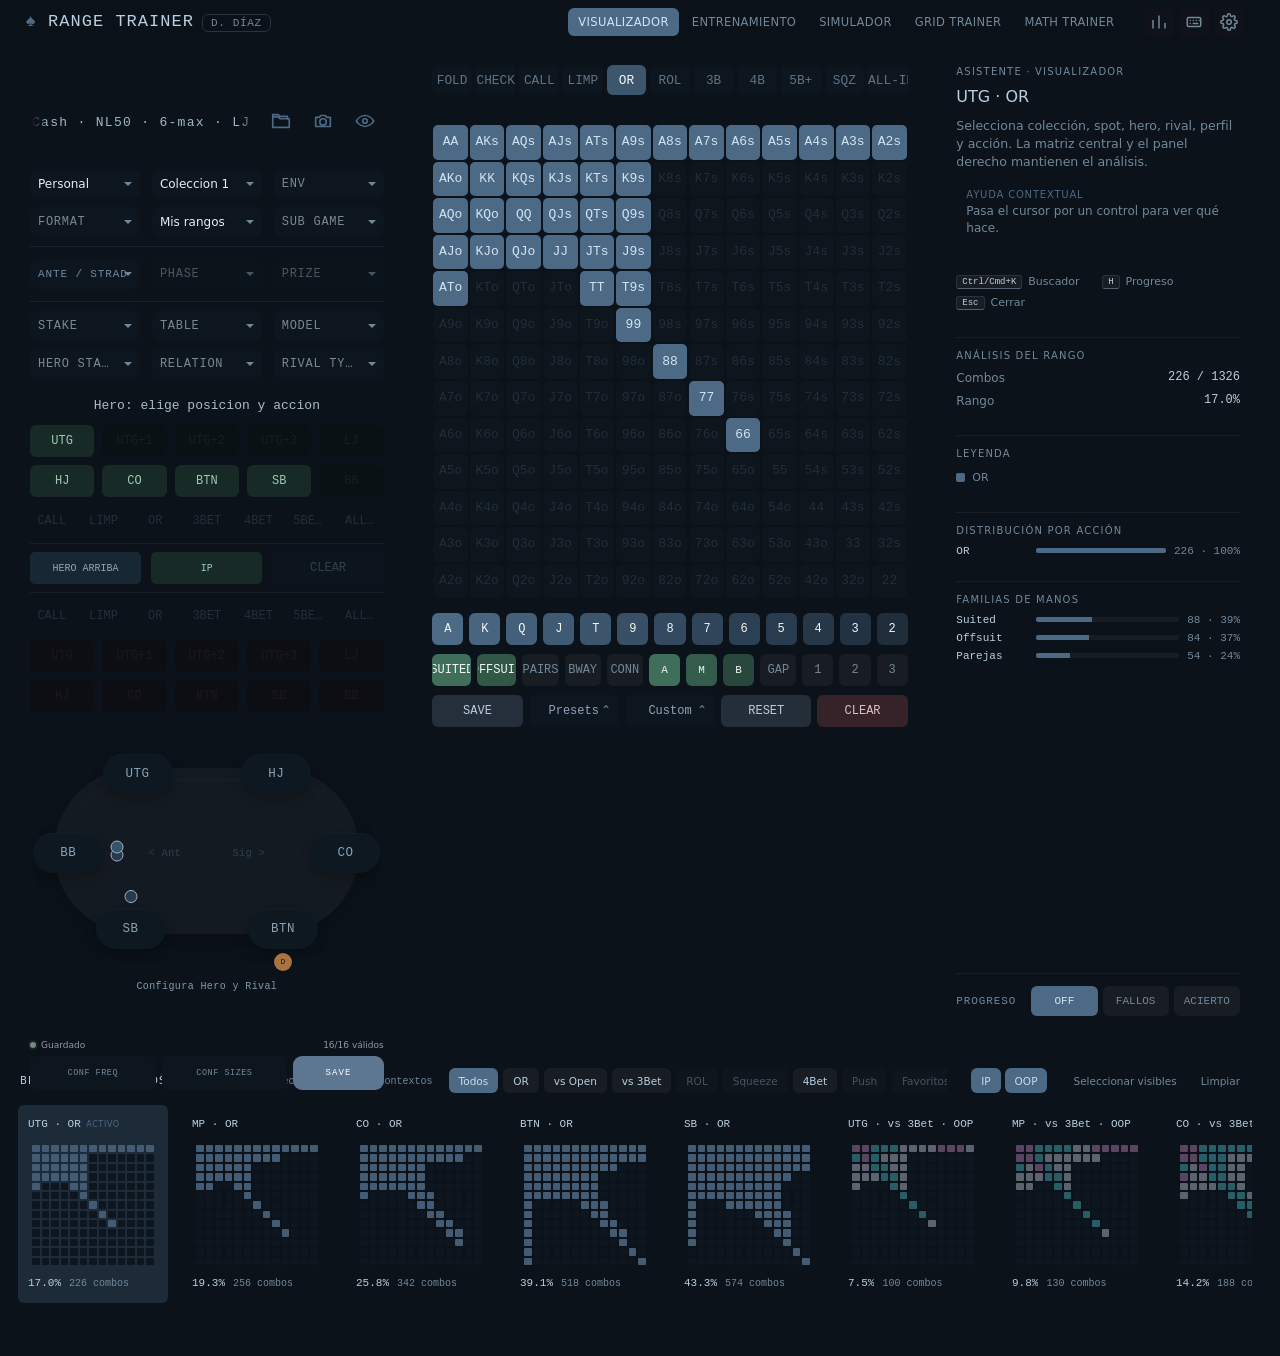
<file: index.html>
<!DOCTYPE html>
<html lang="es">
<head>
  <meta charset="UTF-8" />
  <meta name="viewport" content="width=device-width, initial-scale=1" />
  <meta name="color-scheme" content="dark" />
  <link rel="icon" href="data:," />
  <title>Range Trainer</title>
  <link rel="stylesheet" href="css/styles.css" />
</head>
<body>

  <!-- ========================================================================
       CABECERA: marca, fuente de rangos activa, tabs de modo y toggle de
       etiquetas. Las tabs cambian de modo sin recargar (ver js/ui/app.js).
       ===================================================================== -->
  <header class="app-header">
    <div class="brand">
      <span class="brand-title"><span class="brand-suit">♠</span> RANGE TRAINER</span>
      <span class="brand-source" id="source-label"></span>
    </div>

    <nav class="tabs" id="mode-tabs" role="tablist" aria-label="Modos">
      <button type="button" data-mode="study" role="tab">Visualizador</button>
      <button type="button" data-mode="training" role="tab">Entrenamiento</button>
      <button type="button" data-mode="simulator" role="tab">Simulador</button>
      <button type="button" data-mode="grid-trainer" role="tab">Grid Trainer</button>
      <button type="button" data-mode="math-trainer" role="tab">Math Trainer</button>
    </nav>

    <div class="header-actions">
      <button type="button" id="labels-toggle" class="icon-btn"
              title="Mostrar u ocultar etiquetas de mano" aria-pressed="false">
        <svg viewBox="0 0 24 24" width="18" height="18" fill="none"
             stroke="currentColor" stroke-width="2" stroke-linecap="round" stroke-linejoin="round">
          <path d="M1 12s4-8 11-8 11 8 11 8-4 8-11 8-11-8-11-8z"/><circle cx="12" cy="12" r="3"/>
        </svg>
      </button>
      <button type="button" id="stats-btn" class="icon-btn" title="Estadísticas">
        <svg viewBox="0 0 24 24" width="18" height="18" fill="none"
             stroke="currentColor" stroke-width="2" stroke-linecap="round" stroke-linejoin="round">
          <line x1="4" y1="20" x2="4" y2="10"/><line x1="12" y1="20" x2="12" y2="4"/><line x1="20" y1="20" x2="20" y2="14"/>
        </svg>
      </button>
      <button type="button" id="shortcuts-btn" class="icon-btn"
              title="Atajos de teclado" aria-label="Atajos de teclado">
        <svg viewBox="0 0 24 24" width="18" height="18" fill="none"
             stroke="currentColor" stroke-width="2" stroke-linecap="round"
             stroke-linejoin="round" aria-hidden="true">
          <rect x="3" y="6" width="18" height="12" rx="2"/>
          <path d="M7 10h.01M11 10h.01M15 10h.01M19 10h.01M7 14h.01M11 14h6"/>
        </svg>
      </button>
      <button type="button" id="config-btn" class="icon-btn" title="Configuración">
        <svg viewBox="0 0 24 24" width="18" height="18" fill="none"
             stroke="currentColor" stroke-width="2" stroke-linecap="round" stroke-linejoin="round">
          <circle cx="12" cy="12" r="3"/>
          <path d="M19.4 15a1.65 1.65 0 0 0 .33 1.82l.06.06a2 2 0 1 1-2.83 2.83l-.06-.06a1.65 1.65 0 0 0-1.82-.33 1.65 1.65 0 0 0-1 1.51V21a2 2 0 1 1-4 0v-.09a1.65 1.65 0 0 0-1-1.51 1.65 1.65 0 0 0-1.82.33l-.06.06a2 2 0 1 1-2.83-2.83l.06-.06a1.65 1.65 0 0 0 .33-1.82 1.65 1.65 0 0 0-1.51-1H3a2 2 0 1 1 0-4h.09a1.65 1.65 0 0 0 1.51-1 1.65 1.65 0 0 0-.33-1.82l-.06-.06a2 2 0 1 1 2.83-2.83l.06.06a1.65 1.65 0 0 0 1.82.33h0a1.65 1.65 0 0 0 1-1.51V3a2 2 0 1 1 4 0v.09a1.65 1.65 0 0 0 1 1.51h0a1.65 1.65 0 0 0 1.82-.33l.06-.06a2 2 0 1 1 2.83 2.83l-.06.06a1.65 1.65 0 0 0-.33 1.82v0a1.65 1.65 0 0 0 1.51 1H21a2 2 0 1 1 0 4h-.09a1.65 1.65 0 0 0-1.51 1z"/>
        </svg>
      </button>
    </div>
  </header>

  <!-- ========================================================================
       CUERPO: matriz + paneles contextuales.
       Todo el contenido dinámico lo genera js/ui/app.js a partir del motor.
       ===================================================================== -->
  <main class="app-main">
    <section class="grid-section" aria-label="Matriz de manos">
      <div class="status-bar">
        <span id="status-label"></span>
        <span id="status-stats"></span>
      </div>
      <div id="grid"></div>
      <section class="matrix-tools-toolbar" aria-label="Acciones y filtros de la matriz">
        <section id="matrix-action-toolbar" class="matrix-action-toolbar"
                 aria-label="Filtro por acciones" hidden></section>
        <section id="matrix-filter-toolbar" class="matrix-filter-toolbar"
                 aria-label="Filtros de la matriz" hidden></section>
      </section>
      <!-- En una sesión del simulador esta superficie sustituye a la matriz. -->
      <section id="sim-stage" class="sim-stage" aria-label="Mesa del simulador"></section>
    </section>

    <aside id="panel" class="panel" aria-label="Controles"></aside>

    <!-- Columna de análisis (solo escritorio): métricas y desgloses siempre
         visibles. En móvil la oculta el CSS y la info vive en el panel. -->
    <aside id="insights" class="insights" aria-label="Análisis"></aside>

    <!-- Biblioteca visual y selector de entrenamiento compartido por todos
         los modos. Se mantiene fuera de los tres bloques superiores. -->
    <section id="range-gallery" class="range-gallery" aria-label="Galería de rangos"></section>

  </main>

  <!-- Barra de acciones fija (móvil): comprobar / siguiente / config sin
       hacer scroll. La rellena js/ui/app.js según el estado del quiz. -->
  <nav id="action-bar" class="action-bar" aria-label="Acciones rápidas"></nav>

  <!-- ========================================================================
       SCRIPTS — el orden importa:
         1. core/hands.js        namespace RT + utilidades puras
         2. core/range-engine.js registro y consultas de rangos
         3. core/quiz-engine.js  motores de quiz (define la API de preguntas)
         4. data/*.js            DATOS declarativos (rangos y preguntas)
         5. ui/*.js              matriz e interfaz
       Para añadir rangos o preguntas solo se tocan los archivos de data/.
       ===================================================================== -->
  <script src="js/core/hands.js"></script>
  <script src="js/core/module-registry.js"></script>
  <script src="js/core/range-engine.js"></script>
  <script src="js/core/quiz-engine.js"></script>
  <script src="js/core/stats.js"></script>
  <script src="js/core/simulator-engine.js"></script>
  <script src="js/data/ranges.data.js"></script>
  <script src="js/data/ranges-extra.data.js"></script>
  <script src="js/data/questions.data.js"></script>
  <script src="js/ui/components.js"></script>
  <script src="js/ui/grid.js"></script>
  <script src="js/ui/settings.js"></script>
  <script src="js/ui/range-gallery.js"></script>
  <script src="js/ui/dialogs.js"></script>
  <script src="js/ui/study/viewer-model.js"></script>
  <script src="js/ui/study/range-form-model.js"></script>
  <script src="js/ui/study/preflop-sequence-model.js"></script>
  <script src="js/ui/study/range-advanced-config.js"></script>
  <script src="js/ui/study/matrix-tools.js"></script>
  <script src="js/ui/quizzes/quiz-common-ui.js"></script>
  <script src="js/ui/quizzes/quiz-results-ui.js"></script>
  <script src="js/ui/study/study-ui.js"></script>
  <script src="js/ui/quizzes/range-quiz-ui.js"></script>
  <script src="js/ui/quizzes/surgical-quiz-ui.js"></script>
  <script src="js/ui/quizzes/training-ui.js"></script>
  <script src="js/ui/simulator/table-view.js"></script>
  <script src="js/modules/simulator/duel-hands/duel-hands-engine.js"></script>
  <script src="js/modules/simulator/duel-hands/duel-hands-state.js"></script>
  <script src="js/modules/simulator/duel-hands/duel-hands-adapter.js"></script>
  <script src="js/modules/simulator/duel-hands/duel-hands-ui.js"></script>
  <script src="js/modules/simulator/position-trainer/position-trainer-engine.js"></script>
  <script src="js/modules/simulator/position-trainer/position-trainer-state.js"></script>
  <script src="js/modules/simulator/position-trainer/position-trainer-adapter.js"></script>
  <script src="js/modules/simulator/position-trainer/position-trainer-ui.js"></script>
  <script src="js/ui/simulator-ui.js"></script>
  <script src="js/modules/grid-trainer/grid-trainer-state.js"></script>
  <script src="js/modules/grid-trainer/grid-trainer-stats.js"></script>
  <script src="js/modules/grid-trainer/grid-trainer-presets.js"></script>
  <script src="js/modules/grid-trainer/grid-trainer-engine.js"></script>
  <script src="js/modules/grid-trainer/grid-trainer-ui.js"></script>
  <script src="js/modules/grid-trainer/index.js"></script>
  <script src="js/modules/math-trainer/math-trainer-state.js"></script>
  <script src="js/modules/math-trainer/math-trainer-stats.js"></script>
  <script src="js/modules/math-trainer/math-trainer-presets.js"></script>
  <script src="js/modules/math-trainer/math-trainer-datasets.js"></script>
  <script src="js/modules/math-trainer/math-trainer-generators.js"></script>
  <script src="js/modules/math-trainer/math-trainer-validators.js"></script>
  <script src="js/modules/math-trainer/math-trainer-timer.js"></script>
  <script src="js/modules/math-trainer/math-trainer-engine.js"></script>
  <script src="js/modules/math-trainer/math-trainer-ui.js"></script>
  <script src="js/modules/math-trainer/pot-odds-trainer/pot-odds-trainer-state.js"></script>
  <script src="js/modules/math-trainer/pot-odds-trainer/pot-odds-trainer-engine.js"></script>
  <script src="js/modules/math-trainer/pot-odds-trainer/pot-odds-trainer-ui.js"></script>
  <script src="js/modules/math-trainer/pot-odds-trainer/pot-odds-trainer-adapter.js"></script>
  <script src="js/modules/math-trainer/index.js"></script>
  <script src="js/modules/simulator/pot-odds/pot-odds-simulator-adapter.js"></script>
  <script src="js/modules/simulator/pot-odds/pot-odds-simulator-ui.js"></script>
  <script src="js/ui/app.js"></script>
</body>
</html>
</file>
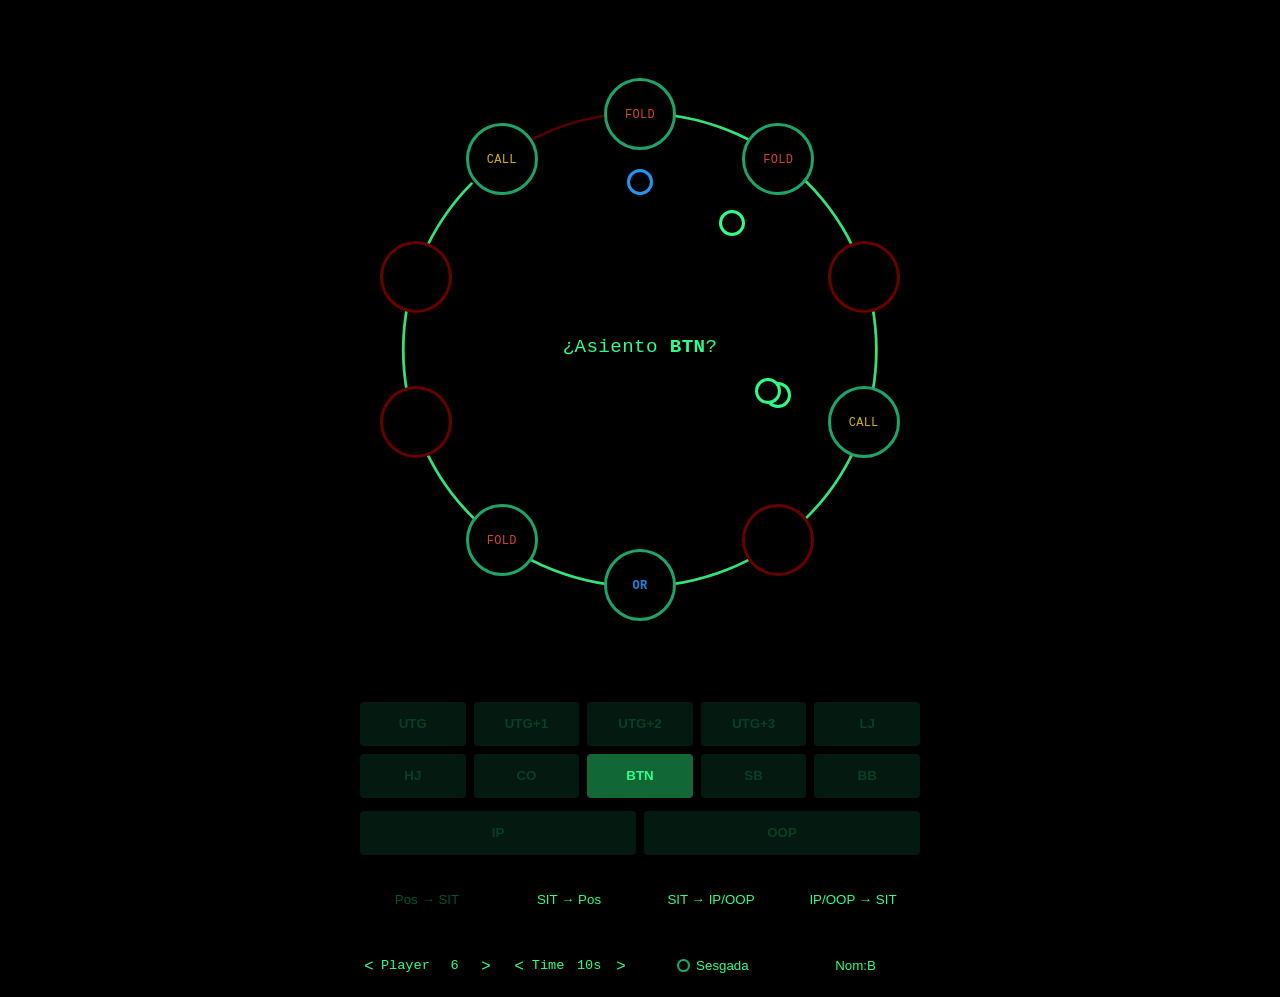
<file: Position trainer/index.html>
<!doctype html>
<html lang="es">
<head>
  <meta charset="utf-8" />
  <meta name="viewport" content="width=device-width, initial-scale=1" />
  <title>Entrenador de Posición · Terminal</title>
  <link rel="stylesheet" href="styles.css" />
  <style>
    /* Aire superior para toda la mesa */
    .table-wrap {
      margin-top: 60px;
    }
    /* Enunciado dentro del board, centrado */
    .table .question {
      position: absolute;
      top: 50%;
      left: 50%;
      transform: translate(-50%, -50%);
      color: var(--fg);
      text-align: center;
      font-size: 1.2em;
      max-width: 70%;
      line-height: 1.4;
      z-index: 5;
      pointer-events: none;
    }
  </style>
</head>
<body>
  <div id="app">
    <main class="scene">

      <!-- Mesa con enunciado dentro -->
      <div class="table-wrap">
        <div id="table" class="table" aria-label="Mesa de póker">
          <div class="ring" id="ring">
            <svg viewBox="0 0 100 100" class="progress-ring">
              <circle id="trailPath" cx="50" cy="50" r="44"></circle>
              <circle id="progressPath" cx="50" cy="50" r="44"></circle>
            </svg>
          </div>
          <div id="flashOverlay" class="flash-overlay"></div>
          <div class="question" id="question" aria-live="polite"></div>
          <div class="chips" id="chips"></div>
        </div>
      </div>

      <!-- Posiciones + IP/OOP -->
      <section class="pos-section">
        <div id="posButtons" class="pos-buttons" role="group" aria-label="Elegir posición"></div>

        <!-- IP/OOP siempre visibles; el JS solo los deshabilita fuera de seatIp -->
        <div id="ipButtons" class="ip-buttons" role="group" aria-label="Responder IP u OOP">
          <button id="btnIP" type="button" class="ip-btn">IP</button>
          <button id="btnOOP" type="button" class="ip-btn">OOP</button>
        </div>
      </section>

      <!-- Modos -->
      <section class="mode-panel">
        <div class="modes" role="group" aria-label="Modos">
          <button id="modeSeatFromPos" class="mode active" title="¿Asiento?">Pos → SIT</button>
          <button id="modePosFromSeat" class="mode" title="¿Posición?">SIT → Pos</button>
          <button id="modeSeatIP" class="mode" title="¿IP () OOP?">SIT → IP/OOP</button>
          <button id="modeIPSeat" class="mode" title="¿Qué asiento está IP/OOP?">IP/OOP → SIT</button>
        </div>
      </section>

      <!-- Controles -->
      <div class="controls-wrap">
        <div class="controls">
          <div class="ctrl spinner" id="playersCtrl">
            <button type="button" id="playersDec" class="spin-btn">&lt;</button>
            <span class="label">Player</span>
            <span id="playersVal" class="value">6</span>
            <button type="button" id="playersInc" class="spin-btn">&gt;</button>
          </div>

          <div class="ctrl spinner" id="timerCtrl">
            <button type="button" id="timerDec" class="spin-btn">&lt;</button>
            <span class="label">Time</span>
            <span id="timerVal" class="value">10s</span>
            <button type="button" id="timerInc" class="spin-btn">&gt;</button>
          </div>

          <div class="ctrl dist-toggle">
            <button type="button" id="distToggle" class="toggle-dist" aria-label="Alternar distribución">
              <span class="circle"></span><span class="dist-label">Sesgada</span>
            </button>
          </div>

          <!-- Nomenclatura -->
          <div class="ctrl naming-toggle">
            <button id="toggleNaming" aria-label="Alternar nomenclatura" title="Alternar nomenclatura (A/B)">
              Nom: <span id="namingLabel">B</span>
            </button>
          </div>

          <div class="ctrl empty"></div>
        </div>
      </div>

    </main>
  </div>

  <script src="app.js"></script>
</body>
</html>
</file>
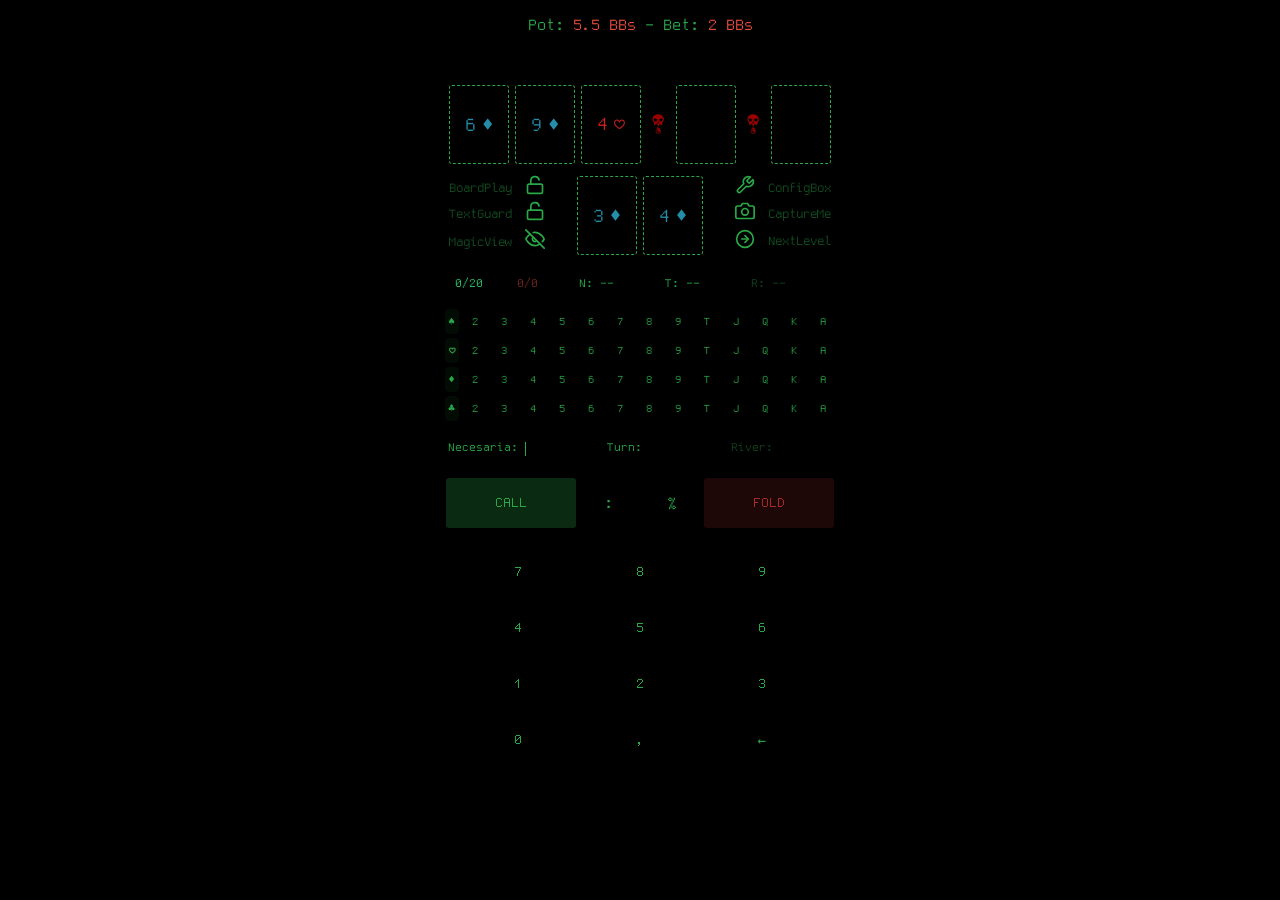
<file: pot odds trainer/index.html>
<!DOCTYPE html>
<html lang="es">
<head>
  <meta charset="UTF-8" />
  <meta name="viewport" content="width=device-width, initial-scale=1.0, maximum-scale=1.0, user-scalable=no">
  <title>Outs Trainer Básico</title>
  <link rel="stylesheet" href="style.css">
  <!-- Hoja de estilos adicional con mejoras de memoria, cuenta atrás y otros ajustes -->
  <link rel="stylesheet" href="cssImplementar.css">
  <link rel="icon" href="data:;base64,=">
  <style>
    * {
      font-family: 'GohuMono', monospace !important;
      font-variant-emoji: none;
      font-style: normal;
    }
  </style>
</head>
<body>
  <!-- Pantalla principal del juego -->
  <div id="screen-outs" class="outs-screen">
    <!-- Mensaje dinámico -->
    <div id="combo-global" class="combo-global"></div>

    <!-- Board + Hero -->
    <div class="poker-outs">
      <div class="row">
        <div id="duel-board" class="board"></div>
      </div>
      <div class="row hero-row">
        <!-- Botones izquierda -->
        <div class="btn-wrapper left" style="top:-3%;">
          <span class="btn-label">BoardPlay</span>
          <button class="hero-lock" id="hero-lock">
            <!-- Candado inactivo -->
            <svg viewBox="0 0 24 24" width="20" height="20" stroke="currentColor" stroke-width="2" fill="none" stroke-linecap="round" stroke-linejoin="round">
              <rect x="3" y="11" width="18" height="11" rx="2" ry="2"></rect>
              <path d="M7 11V7a5 5 0 0 1 9.9-1"></path>
            </svg>
          </button>
        </div>
        <div class="btn-wrapper left" style="top:30%;">
          <span class="btn-label">TextGuard</span>
          <button class="hero-lock" id="text-lock">
            <!-- Candado inactivo -->
            <svg viewBox="0 0 24 24" width="20" height="20" stroke="currentColor" stroke-width="2" fill="none" stroke-linecap="round" stroke-linejoin="round">
              <rect x="3" y="11" width="18" height="11" rx="2" ry="2"></rect>
              <path d="M7 11V7a5 5 0 0 1 9.9-1"></path>
            </svg>
          </button>
        </div>
        <div class="btn-wrapper left" style="top:65%;">
          <span class="btn-label">MagicView</span>
          <button class="hero-eye" id="hero-eye">
            <!-- Ojito inactivo -->
            <svg viewBox="0 0 24 24" width="20" height="20" stroke="currentColor" stroke-width="2" fill="none" stroke-linecap="round" stroke-linejoin="round">
              <path d="M17.94 17.94A10.07 10.07 0 0 1 12 20c-7 0-11-8-11-8a18.45 18.45 0 0 1 5.06-5.94M9.9 4.24A9.12 9.12 0 0 1 12 4c7 0 11 8 11 8a18.5 18.5 0 0 1-2.16 3.19m-6.72-1.07a3 3 0 1 1-4.24-4.24"></path>
              <line x1="1" y1="1" x2="23" y2="23"></line>
            </svg>
          </button>
        </div>

        <!-- Mano del héroe -->
        <div id="hero-hand" class="hand"></div>

        <!-- Botones derecha -->
        <div class="btn-wrapper right" style="top:-3%;">
          <button class="hero-config" id="hero-config">
            <!-- Icono de configuración -->
            <svg viewBox="0 0 24 24" width="20" height="20" stroke="currentColor" stroke-width="2" fill="none" stroke-linecap="round" stroke-linejoin="round">
              <path d="M14.7 6.3a1 1 0 0 0 0 1.4l1.6 1.6a1 1 0 0 0 1.4 0l3.77-3.77a6 6 0 0 1-7.94 7.94l-6.91 6.91a2.12 2.12 0 0 1-3-3l6.91-6.91a6 6 0 0 1 7.94-7.94l-3.76 3.76z"></path>
            </svg>
          </button>
          <span class="btn-label">ConfigBox</span>
        </div>
        <div class="btn-wrapper right" style="top:30%;">
          <button class="hero-capture" id="hero-capture">
            <!-- Icono de cámara -->
            <svg viewBox="0 0 24 24" width="20" height="20" stroke="currentColor" stroke-width="2" fill="none" stroke-linecap="round" stroke-linejoin="round">
              <path d="M23 19a2 2 0 0 1-2 2H3a2 2 0 0 1-2-2V8a2 2 0 0 1 2-2h4l2-3h6l2 3h4a2 2 0 0 1 2 2z"></path>
              <circle cx="12" cy="13" r="4"></circle>
            </svg>
          </button>
          <span class="btn-label">CaptureMe</span>
        </div>
        <div class="btn-wrapper right" style="top:65%;">
          <button class="hero-next" id="hero-next">
            <!-- Icono Next -->
            <svg viewBox="0 0 24 24" width="20" height="20" stroke="currentColor" stroke-width="2" fill="none" stroke-linecap="round" stroke-linejoin="round">
              <circle cx="12" cy="12" r="10"></circle>
              <polyline points="12 16 16 12 12 8"></polyline>
              <line x1="8" y1="12" x2="16" y2="12"></line>
            </svg>
          </button>
          <span class="btn-label">NextLevel</span>
        </div>
      </div>
    </div>

    <!-- Controles inferiores -->
    <div id="bottom-controls" class="control-bar"></div>

    <!-- Botón de información eliminado de la pantalla principal; el acceso a la información se hace desde Config -->
  </div>

  <!-- Pantalla de configuración -->
  <div id="config-screen" class="outs-screen" style="display:none;">
    <h2>Configuración</h2>
    <!-- Control para activar/desactivar el Turn -->
    <button id="toggle-turn" class="config-btn">Turn: ON</button>
    <!-- Control para activar/desactivar el River -->
    <button id="toggle-river" class="config-btn">River: OFF</button>

    <!-- Botón para acceder a la ayuda desde configuración -->
    <button id="config-info" class="config-btn">Info</button>

    <!-- Fila: Cuenta atrás -->
    <div class="config-row">
      <label for="countdown-select">Contrarreloj:</label>
      <select id="countdown-select" class="config-select">
        <option value="0">0&nbsp;s</option>
        <option value="1">1&nbsp;s</option>
        <option value="2">2&nbsp;s</option>
        <option value="5">5&nbsp;s</option>
        <option value="10">10&nbsp;s</option>
        <option value="15">15&nbsp;s</option>
        <option value="30">30&nbsp;s</option>
      </select>
    </div>

    <!-- Fila: Modo memoria -->
    <div class="config-row">
      <label for="memory-select">Memoria:</label>
      <select id="memory-select" class="config-select">
        <option value="0">0&nbsp;s</option>
        <option value="1">1&nbsp;s</option>
        <option value="2">2&nbsp;s</option>
        <option value="5">5&nbsp;s</option>
        <option value="10">10&nbsp;s</option>
        <option value="15">15&nbsp;s</option>
        <option value="30">30&nbsp;s</option>
      </select>
      <div class="memory-zones">
        <label><input type="checkbox" data-mzone="flop">FL</label>
        <label><input type="checkbox" data-mzone="turn">TR</label>
        <label><input type="checkbox" data-mzone="river">RV</label>
        <label><input type="checkbox" data-mzone="hero">HR</label>
        <!-- Selección aleatoria de zonas -->
        <label for="memory-random-select" style="margin-left:0.5rem;">RND:</label>
        <select id="memory-random-select" class="config-select" style="width:4rem;">
          <option value="0">0</option>
          <option value="1">1</option>
          <option value="2">2</option>
          <option value="3">3</option>
          <option value="4">4</option>
        </select>
      </div>
    </div>

    <!-- Fila: Estilo de palos -->
    <div class="config-row">
      <label for="suit-mode-select">Estilo Palos:</label>
      <select id="suit-mode-select" class="config-select">
        <option value="RAINBOW">RAINBOW</option>
        <option value="PAIRED">PAIRED</option>
        <option value="MONO">MONO</option>
        <option value="RAND">RAND</option>
      </select>
    </div>

    <button id="exit-config" class="config-btn exit-btn">Salir</button>
  </div>

  <!-- Panel de información: aparece al pulsar el botón de info -->
  <div id="info-panel" class="outs-screen" style="display:none; text-align: left; max-width: 800px;">
    <h2>Cómo utilizar el entrenador de outs</h2>
    <p>En cada ejercicio se muestran la mano del héroe y el tablero. Selecciona las cartas que completan proyectos favorables (outs positivos) o aquellas que te perjudican (outs negativos) usando la cuadrícula inferior. Introduce la equity necesaria, al Turn o al River usando el teclado numérico. Usa los botones CALL/FOLD para tomar la decisión correcta según las pot odds.</p>
    <p>Desde la sección de configuración puedes activar el modo Turn o River, la cuenta atrás y el modo memoria, además de elegir el estilo de colores de los palos. Usa el botón de captura para copiar un resumen del ejercicio al portapapeles.</p>
    <p>También puedes editar el enunciado (bote y apuesta) haciendo clic en el texto superior. Para volver al modo de juego desde este panel, pulsa el botón Volver.</p>
    <button id="exit-info" class="config-btn exit-btn" style="margin-top: 1rem;">Volver</button>
  </div>

  <!-- Script principal -->
  <script type="module">
  import { generateBasicSpot, initHeroLock, initTextLock, initHeroEye, initRightButtons } from './outsBasic.js';

  window.addEventListener('DOMContentLoaded', () => {
    generateBasicSpot();
    initHeroLock();
    initTextLock();
    initHeroEye();
    initRightButtons();
  });
</script>

</body>
</html>
</file>
<file: css/styles.css>
/* ============================================================================
 * styles.css — SISTEMA DE DISEÑO DE RANGE TRAINER
 * ============================================================================
 * Tema oscuro, minimalista y rápido. Sin dependencias externas: tipografías
 * del sistema (la app funciona 100% offline abriendo index.html).
 *
 * ÍNDICE
 *   1. Tokens (variables globales)
 *   2. Base y layout
 *   3. Cabecera y tabs
 *   4. Matriz 13×13
 *   5. Panel y componentes (botones, grupos, tarjetas, chips)
 *   6. Feedback de revisión
 *   7. Responsive
 *   8. Accesibilidad y movimiento reducido
 * ==========================================================================*/

/* ----------------------------------------------------------------------------
 * 1. TOKENS — toda la app deriva de estas variables. Cambiar el tema o la
 *    escala se hace aquí, en un único sitio.
 * --------------------------------------------------------------------------*/
:root {
  /* Color — herramienta profesional de análisis: fondo casi negro,
     superficies gris carbón, bordes gris acero, texto blanco roto y
     secundario gris azulado. Acento azul frío contenido (estilo software
     financiero); los rojos quedan reservados para errores. */
  --bg:        #0b1219;   /* azul noche muy oscuro */
  --surface:   #11151a;   /* paneles y tarjetas, gris carbón */
  --surface-2: #181d23;   /* elementos elevados / hover */
  --border:    #2a323c;   /* gris acero */
  --border-soft: #1f252c;
  --text:      #b9cedf;   /* azul hielo suave */
  --text-muted:#71889b;   /* gris azulado */
  --accent:    #4C6A86;   /* azul único de selección y acción primaria */
  --accent-hi: #4C6A86;   /* mismo tono para todos los realces */
  --accent-ink:#d2e4f2;
  --selected-bg: #4C6A86;
  --selected-border: #4C6A86;
  --selected-text: #c8dceb;
  --scroll-track: #10161c;
  --scroll-thumb: #354b5e;
  --scroll-thumb-hover: #496984;

  /* Semánticos de revisión (discretos, contraste útil) */
  --ok:      #3f9d74;
  --extra:   #bd9343;
  --missing: #5d8fc2;
  --wrong:   #bd5550;

  /* Tipografía (sistema: cero dependencias, carga instantánea) */
  --font-ui:   system-ui, -apple-system, "Segoe UI", Roboto, "Helvetica Neue", sans-serif;
  --font-mono: ui-monospace, "SF Mono", "Cascadia Mono", "JetBrains Mono", Menlo, Consolas, monospace;

  /* Escala de espaciado */
  --sp-1: 4px;  --sp-2: 8px;  --sp-3: 12px;  --sp-4: 16px;  --sp-5: 24px;  --sp-6: 32px;

  /* Radios y sombras: geometría dura, esquinas mínimas */
  --radius: 6px;
  --radius-sm: 6px;
  --radius-xs: 6px;
  --shadow: 0 8px 24px rgba(0, 0, 0, .45);

  /* Tamaños de layout */
  --panel-width: clamp(250px, 21vw, 300px);
  --header-h: 46px;
  --workspace-grid-height: min(78vh, var(--grid-max));
  --workspace-grid-offset: 31px;
  --workspace-gallery-height: 304px;
  --seat-card-gap: 4px;
  --cell-gap: 2px;
  --cell-border: 1px;
  --cell-radius: 6px;
  --button-gap: 4px;

  /* Ajustables desde Configuración (js/ui/settings.js) */
  --grid-max: 720px;        /* tamaño máximo de la matriz */
  --base-font: 14px;        /* tamaño de texto base */
  --cell-intensity: 100;    /* % de intensidad del color de las celdas */
}

/* Tema de alto contraste: mismos componentes, tokens más duros. */
body[data-theme="contraste"] {
  --bg: #000000;
  --surface: #0b0d10;
  --surface-2: #151920;
  --border: #3d4651;
  --border-soft: #2b323b;
  --text: #c7dceb;
  --text-muted: #849bae;
  --accent-ink: #d9e9f5;
  --selected-bg: #4C6A86;
  --selected-border: #4C6A86;
  --selected-text: #d5e6f2;
  --cell-intensity: 100;
}

/* ----------------------------------------------------------------------------
 * 2. BASE Y LAYOUT
 * --------------------------------------------------------------------------*/
* {
  box-sizing: border-box;
  scrollbar-width: thin;
  scrollbar-color: var(--scroll-thumb) var(--scroll-track);
}

*::-webkit-scrollbar {
  width: 10px;
  height: 10px;
}

*::-webkit-scrollbar-track {
  background: var(--scroll-track);
  border-radius: 999px;
}

*::-webkit-scrollbar-thumb {
  background: var(--scroll-thumb);
  border: 2px solid var(--scroll-track);
  border-radius: 999px;
}

*::-webkit-scrollbar-thumb:hover { background: var(--scroll-thumb-hover); }
*::-webkit-scrollbar-corner { background: var(--scroll-track); }

::selection {
  color: var(--selected-text);
  background: color-mix(in srgb, var(--accent) 58%, var(--surface-2));
}

html, body { margin: 0; padding: 0; }

body {
  background: var(--bg);
  color: var(--text);
  font-family: var(--font-ui);
  font-size: var(--base-font);
  line-height: 1.45;
  -webkit-font-smoothing: antialiased;
  min-height: 100vh;
}

/* Botonera sin contornos: los estados se comunican mediante fondo, color y
   relieve. El foco de teclado se conserva por accesibilidad. */
button {
  border-color: transparent !important;
  border-radius: 6px !important;
  box-shadow: none !important;
  text-shadow: none !important;
}

button:focus-visible {
  outline: 2px solid var(--accent-hi);
  outline-offset: 2px;
}

button::before,
button::after {
  box-shadow: none !important;
}

/* Contenedores planos: sin marcos exteriores ni subdivisiones dibujadas. */
:where(div, section, aside, article, nav, header, main, footer, fieldset) {
  border-color: transparent !important;
}

/* La interfaz usa un único peso regular: la jerarquía se mantiene mediante
   tamaño, color y espaciado, sin recurrir a negritas. */
body,
body * {
  font-weight: 400 !important;
}

.app-main {
  display: grid;
  grid-template-columns: minmax(0, 1fr) var(--panel-width);
  gap: var(--sp-4);
  max-width: 1480px;
  margin: 0 auto;
  padding: var(--sp-4);
  align-items: start;
}

/* ----------------------------------------------------------------------------
 * 3. CABECERA Y TABS
 * --------------------------------------------------------------------------*/
.app-header {
  position: sticky;
  top: 0;
  z-index: 10;
  display: flex;
  align-items: center;
  gap: var(--sp-4);
  height: var(--header-h);
  padding: 0 var(--sp-5);
  background: color-mix(in srgb, var(--bg) 88%, transparent);
  backdrop-filter: blur(8px);
  border-bottom: 0;
}

.brand {
  display: flex;
  align-items: baseline;
  gap: var(--sp-2);
  min-width: 0;
}

.brand-title {
  font-family: var(--font-mono);
  font-weight: 700;
  font-size: 17px;
  letter-spacing: .06em;
  white-space: nowrap;
}

.brand-title .brand-suit { color: var(--accent-hi); }

.brand-source {
  font: 600 11px var(--font-mono);
  letter-spacing: .06em;
  text-transform: uppercase;
  color: var(--text-muted);
  border: 1px solid var(--border);
  border-radius: var(--radius-sm);
  padding: 2px 8px;
  white-space: nowrap;
}

.tabs {
  display: flex;
  gap: 2px;
  margin-left: auto;
  background: var(--surface);
  border: 1px solid var(--border-soft);
  border-radius: var(--radius-sm);
  padding: 2px;
}

.tabs button {
  appearance: none;
  border: 0;
  background: transparent;
  color: var(--text-muted);
  font: 700 11.5px var(--font-ui);
  letter-spacing: .03em;
  text-transform: uppercase;
  padding: 5px 11px;
  border-radius: 3px;
  cursor: pointer;
  transition: background .15s, color .15s;
  white-space: nowrap;
}

.tabs button:hover { color: var(--text); }

.tabs button.is-active {
  background: var(--accent);
  color: var(--accent-ink);
}

.header-actions {
  display: flex;
  align-items: center;
  gap: 2px;
  flex: 0 0 auto;
}

/* Botón icono (toggle de etiquetas) */
.icon-btn {
  appearance: none;
  background: var(--surface);
  border: 1px solid var(--border);
  color: var(--text-muted);
  border-radius: var(--radius-sm);
  width: 34px;
  height: 34px;
  display: grid;
  place-items: center;
  cursor: pointer;
  transition: color .15s, border-color .15s;
}
.icon-btn:hover:not(.is-active) { color: var(--text); }
.icon-btn.is-active { color: var(--accent-hi); border-color: var(--accent); }

.header-actions #labels-toggle { display: none; }

/* ----------------------------------------------------------------------------
 * 4. MATRIZ 13×13 — el elemento protagonista de la aplicación.
 * --------------------------------------------------------------------------*/
.grid-section {
  display: flex;
  flex-direction: column;
  gap: var(--sp-3);
  min-width: 0;
}

.status-bar {
  display: flex;
  align-items: center;
  gap: var(--sp-3);
  font-family: var(--font-mono);
  font-size: 13px;
}

#status-label {
  font-weight: 700;
  letter-spacing: .04em;
}

#status-stats {
  color: var(--text-muted);
  margin-left: auto;
  white-space: nowrap;
}

#grid {
  position: relative;
  display: grid;
  grid-template-columns: repeat(13, minmax(0, 1fr));
  grid-template-rows: repeat(13, minmax(0, 1fr));
  gap: var(--cell-gap);
  width: 100%;
  max-width: min(78vh, var(--grid-max));
  aspect-ratio: 1;
  padding: var(--sp-2);
  background: var(--surface);
  border: 1px solid var(--border-soft);
  border-radius: var(--radius);
  user-select: none;
}

#grid.grid-neutral .cell {
  color: transparent;
  opacity: .18;
  filter: none;
  pointer-events: none;
}

#grid.grid-neutral::after {
  content: attr(data-neutral-message);
  position: absolute;
  inset: 50% auto auto 50%;
  width: min(72%, 360px);
  transform: translate(-50%, -50%);
  padding: var(--sp-4);
  color: var(--text);
  background: color-mix(in srgb, var(--surface) 94%, transparent);
  border: 1px solid var(--border);
  border-top-color: var(--accent-hi);
  border-radius: var(--radius);
  box-shadow: 0 12px 32px rgb(0 0 0 / 28%);
  font: 700 13px/1.5 var(--font-mono);
  letter-spacing: .04em;
  text-align: center;
  pointer-events: none;
  z-index: 2;
}

/* Solo bloqueamos el scroll táctil cuando la matriz es interactiva
   (pintado por arrastre); en modo estudio la página debe poder
   desplazarse aunque el dedo empiece sobre la matriz. */
#grid.grid-interactive { touch-action: none; }

.cell {
  position: relative;
  appearance: none;
  border: 0;
  border-radius: var(--cell-radius) !important;
  background: transparent;
  color: var(--text-muted);
  font: 600 clamp(9px, 1.3vw, 13px) var(--font-mono);
  padding: 0;
  display: flex;
  flex-direction: column;
  align-items: center;
  justify-content: center;
  min-width: 0;
  min-height: 0;
  overflow: hidden;
  background-clip: padding-box;
  cursor: default;
  transition: filter .1s;
}

.cell-label { line-height: 1.1; }
.cell-metric {
  min-height: 0;
  font-size: clamp(5px, .7vw, 8px);
  line-height: 1.05;
  color: color-mix(in srgb, currentColor 72%, var(--text-muted));
  white-space: nowrap;
}
.cell-metric:empty { display: none; }

/* Diagonal de parejas ligeramente diferenciada */
.cell-pair { background: transparent; }

/* Relleno por acción (--cell-color lo fija grid.js). La intensidad es
   configurable: el color se mezcla con el fondo según --cell-intensity. */
.cell-filled {
  background: color-mix(in srgb, var(--cell-color) calc(var(--cell-intensity) * 1%), var(--surface-2));
  color: var(--accent-ink);
  text-shadow: 0 1px 2px rgba(0, 0, 0, .5);
}

/* Selección binaria del quiz quirúrgico: acero claro, sin colorines */
.cell-selected {
  background: var(--selected-bg);
  box-shadow: inset 0 0 0 1px var(--selected-border);
  color: var(--selected-text);
  font-weight: 700;
}

/* Atenuado por filtros del modo estudio */
.cell-dimmed {
  opacity: 1;
  filter: none;
  background: color-mix(in srgb, #0d161e 97%, black);
  color: color-mix(in srgb, var(--text-muted) 24%, var(--bg));
  text-shadow: none;
}

.matrix-tools-toolbar {
  display: grid;
  gap: var(--button-gap);
  padding: 7px;
  background: var(--surface);
  border: 1px solid var(--border-soft);
  border-radius: var(--radius-sm);
  min-width: 0;
  width: 100%;
}

.matrix-tools-toolbar:has(> .matrix-action-toolbar[hidden]):has(> .matrix-filter-toolbar[hidden]) {
  display: none;
}

.matrix-action-toolbar,
.matrix-filter-toolbar {
  display: block;
  min-width: 0;
  width: 100%;
  padding: 0;
  background: transparent;
}

.matrix-action-toolbar[hidden],
.matrix-filter-toolbar[hidden] { display: none !important; }

.matrix-action-grid {
  display: grid;
  grid-template-columns: repeat(11, minmax(0, 1fr));
  gap: 16px;
  width: 100%;
  overflow: visible;
}

.matrix-filter-toolbar {
  display: grid;
  gap: var(--button-gap);
}

.matrix-filter-row {
  display: grid;
  align-items: center;
  gap: var(--button-gap);
  min-width: 0;
}

.matrix-filter-row.is-quick {
  grid-template-columns: repeat(36, minmax(0, 1fr));
}

.matrix-card-grid,
.matrix-suit-grid {
  display: contents;
}

.matrix-filter-row.is-families {
  grid-template-columns: repeat(36, minmax(0, 1fr));
}

.matrix-family-filters,
.matrix-strength-filters,
.matrix-filter-utilities {
  display: contents;
}

.matrix-card-grid > .matrix-tool-chip { grid-column: span 2; }
.matrix-suit-grid > .matrix-tool-chip { grid-column: span 5; }
.matrix-family-filters > .matrix-tool-chip { grid-column: span 4; }
.matrix-strength-filters > .matrix-tool-chip { grid-column: span 2; }
.matrix-filter-utilities > .matrix-tool-chip { grid-column: span 3; }

.matrix-tool-chip {
  appearance: none;
  height: 30px;
  min-height: 30px;
  min-width: 0;
  padding: 4px 6px;
  border: 1px solid var(--border);
  border-radius: 3px;
  color: var(--text-muted);
  background: var(--surface-2);
  font: 700 12px var(--font-mono);
  white-space: nowrap;
  overflow: hidden;
  text-overflow: ellipsis;
  text-align: center;
  text-transform: uppercase;
  cursor: pointer;
}

.matrix-action-chip {
  height: 30px;
  min-height: 30px;
  padding-inline: 0;
  border: 0;
  background: #0d161e;
  color: #8fa4b8;
  font-size: clamp(11px, 1vw, 13px);
  text-overflow: clip;
}

.matrix-tool-chip:hover:not(:disabled) {
  color: var(--text);
  border-color: var(--accent);
}

.matrix-action-chip:hover:not(:disabled) {
  border-color: transparent;
  background: #101b24;
}

.matrix-tool-chip.is-active {
  color: var(--accent-ink);
  border-color: var(--accent-hi);
  background: var(--accent);
}

.matrix-action-chip.is-active {
  color: #f4f7fa;
  border-color: transparent;
  background: color-mix(in srgb, var(--action-color) 72%, #142231);
  box-shadow: inset 0 -2px 0 var(--action-color);
}

.matrix-action-chip.is-disabled,
.matrix-action-chip:disabled {
  opacity: 1 !important;
  filter: none !important;
  cursor: not-allowed;
  background: #0d161e !important;
  border-color: transparent !important;
  color: #5f7387 !important;
  box-shadow: none !important;
}

.matrix-tool-chip.is-disabled,
.matrix-tool-chip:disabled {
  opacity: .24;
  filter: saturate(.3);
  cursor: not-allowed;
}

.matrix-tool-chip.is-strength {
  width: 100%;
  height: 30px;
  aspect-ratio: auto;
  padding-inline: 0;
  font-size: 11px;
}

.matrix-tool-chip.is-rank {
  width: 100%;
  height: 30px;
  aspect-ratio: auto;
  padding-inline: 0;
}

.matrix-tool-chip.is-suit {
  width: 100%;
  padding-inline: 4px;
  justify-self: stretch;
}

.matrix-suit-grid > .matrix-tool-chip:first-child {
  width: calc(100% - 8px);
  justify-self: end;
}

.matrix-tool-chip.is-tone.is-active {
  color: #f3f6f4;
  border-color: color-mix(in srgb, var(--filter-color) 82%, #dce6df);
  background: var(--filter-color);
  box-shadow: inset 0 -2px 0 var(--filter-color);
}

.matrix-tool-chip.is-tone:hover:not(:disabled) {
  border-color: var(--filter-color);
}

.matrix-utility-panel {
  flex: 0 0 auto;
  margin-top: auto;
  padding: 8px;
}

.matrix-utility-body {
  display: grid;
  gap: 7px;
}

.matrix-utility-line {
  display: grid;
  grid-template-columns: 68px minmax(0, 1fr);
  align-items: center;
  gap: 7px;
}

.matrix-utility-label {
  color: var(--text-muted);
  font: 700 11px var(--font-mono);
  letter-spacing: .08em;
  text-transform: uppercase;
}

.matrix-utility-row {
  display: grid;
  grid-template-columns: repeat(3, minmax(0, 1fr));
  gap: 5px;
}

.matrix-utility-row .matrix-tool-chip {
  min-height: 28px;
  padding-inline: 4px;
  font-size: 11px;
}

.matrix-tool-chip.is-filter-clear {
  border-color: color-mix(in srgb, #652C32 68%, var(--border));
  background: color-mix(in srgb, #652C32 38%, var(--surface-2));
  color: #e0bfc1;
}

.matrix-tool-chip.is-filter-clear:hover:not(:disabled) {
  border-color: #864048;
  background: color-mix(in srgb, #652C32 52%, var(--surface-2));
  color: #f1d8d9;
}

.matrix-tool-chip.is-filter-clear:disabled {
  border-color: var(--border);
  background: var(--surface-2);
  color: var(--text-muted);
}

.matrix-tool-chip.is-filter-reset {
  border-color: color-mix(in srgb, #4C6A86 65%, var(--border));
  background: color-mix(in srgb, #4C6A86 22%, var(--surface-2));
  color: #b9ccdc;
}

.matrix-tool-chip.is-filter-reset:hover {
  border-color: #5f819f;
  background: color-mix(in srgb, #4C6A86 36%, var(--surface-2));
  color: #e1ebf2;
}

@media (max-width: 650px) {
  .matrix-action-grid {
    grid-template-columns: repeat(4, minmax(0, 1fr));
    gap: var(--button-gap);
  }
  .matrix-action-grid > .matrix-tool-chip {
    grid-column: span 1;
  }
  .matrix-action-toolbar,
  .matrix-filter-toolbar { padding: 0; }
  .matrix-action-chip {
    min-height: 32px;
    font-size: clamp(8px, 1.7vw, 10px);
  }
  .matrix-filter-row.is-quick {
    grid-template-columns: minmax(0, 1fr);
  }
  .matrix-card-grid,
  .matrix-suit-grid {
    display: grid;
    gap: var(--button-gap);
  }
  .matrix-card-grid {
    grid-template-columns: repeat(13, minmax(0, 1fr));
  }
  .matrix-card-grid > .matrix-tool-chip,
  .matrix-suit-grid > .matrix-tool-chip {
    grid-column: span 1;
  }
  .matrix-tool-chip.is-rank {
    width: 100%;
    height: auto;
    min-height: 0;
    aspect-ratio: 1;
  }
  .matrix-suit-grid {
    grid-template-columns: repeat(2, minmax(0, 1fr));
  }
  .matrix-filter-row.is-families {
    grid-template-columns: minmax(0, 1fr);
  }
  .matrix-family-filters,
  .matrix-strength-filters,
  .matrix-filter-utilities {
    display: grid;
    gap: var(--button-gap);
  }
  .matrix-family-filters,
  .matrix-strength-filters {
    grid-template-columns: repeat(3, minmax(0, 1fr));
  }
  .matrix-filter-utilities {
    grid-template-columns: repeat(2, minmax(0, 1fr));
  }
  .matrix-family-filters > .matrix-tool-chip,
  .matrix-strength-filters > .matrix-tool-chip,
  .matrix-filter-utilities > .matrix-tool-chip {
    grid-column: span 1;
  }
}

/* Interactividad */
.grid-interactive .cell { cursor: pointer; }
.grid-interactive .cell:hover { filter: brightness(1.25); }
.grid-dragging .cell { transition: none; }

/* Ocultar etiquetas (entrenar sin texto) */
.grid-hide-labels .cell { color: transparent; text-shadow: none; }

/* Marcas de revisión */
.mark-ok      { box-shadow: inset 0 0 0 2px var(--ok); }
.mark-wrong   { box-shadow: inset 0 0 0 2px var(--wrong); }
.mark-extra   { box-shadow: inset 0 0 0 2px var(--extra); }
.mark-missing {
  box-shadow: inset 0 0 0 2px var(--missing);
  border-style: dashed;
  opacity: .85;
}

/* ----------------------------------------------------------------------------
 * 5. PANEL Y COMPONENTES
 * --------------------------------------------------------------------------*/
.panel {
  display: flex;
  flex-direction: column;
  gap: var(--sp-3);
  background: var(--surface);
  border: 1px solid var(--border-soft);
  border-radius: var(--radius);
  padding: var(--sp-3);
  position: sticky;
  top: calc(var(--header-h) + var(--sp-4));
  max-height: calc(100vh - var(--header-h) - var(--sp-6));
  overflow-y: auto;
}

.workspace-card {
  display: flex;
  flex-direction: column;
  gap: 7px;
  padding: 10px 11px;
  background: var(--bg);
  border: 1px solid var(--border-soft);
  border-radius: var(--radius-sm);
}

.workspace-pager {
  flex: 0 0 auto;
  min-height: 138px;
}

.workspace-pager-head {
  display: grid;
  grid-template-columns: 30px 1fr 30px;
  align-items: center;
  gap: 6px;
  padding-bottom: 7px;
  border-bottom: 1px solid var(--border-soft);
}

.workspace-page-btn {
  min-width: 30px;
  width: 30px;
  min-height: 28px;
  padding: 0;
  font: 700 19px/1 var(--font-mono);
  color: var(--text-muted);
}

.workspace-page-title {
  display: flex;
  align-items: baseline;
  justify-content: center;
  gap: 7px;
  min-width: 0;
  text-align: center;
}

.workspace-page-index {
  font: 600 9px var(--font-mono);
  color: var(--text-muted);
  white-space: nowrap;
}

.workspace-page-body {
  display: flex;
  flex-direction: column;
  gap: 6px;
  min-height: 72px;
  justify-content: center;
  overflow: hidden;
}

.workspace-head {
  display: flex;
  align-items: center;
  justify-content: space-between;
  gap: var(--sp-2);
}

.workspace-eyebrow,
.assistant-eyebrow {
  font: 700 10px var(--font-ui);
  letter-spacing: .12em;
  text-transform: uppercase;
  color: var(--text-muted);
}

.mode-badge {
  font: 700 10px var(--font-mono);
  letter-spacing: .05em;
  text-transform: uppercase;
  color: var(--accent-hi);
  border: 1px solid var(--accent);
  border-radius: 3px;
  padding: 2px 6px;
}

.workspace-metrics {
  display: flex;
  flex-direction: column;
  gap: 4px;
  padding-top: 6px;
  border-top: 1px solid var(--border-soft);
}

.workspace-card .stat-value {
  max-width: 168px;
  overflow: hidden;
  text-overflow: ellipsis;
}

.legend-grid {
  display: grid;
  grid-template-columns: repeat(2, minmax(0, 1fr));
  gap: 5px 10px;
}

.legend-item {
  display: flex;
  align-items: center;
  gap: 6px;
  min-width: 0;
  font: 600 11px var(--font-mono);
  color: var(--text-muted);
}

.legend-dot {
  width: 9px;
  height: 9px;
  flex: 0 0 auto;
  border-radius: 2px;
  box-shadow: inset 0 0 0 1px rgba(255, 255, 255, .12);
}

.shortcut-grid {
  display: grid;
  grid-template-columns: repeat(2, minmax(0, 1fr));
  gap: 5px 8px;
}

.shortcut-row {
  display: flex;
  align-items: center;
  gap: 6px;
  min-width: 0;
  font-size: 11px;
  color: var(--text-muted);
}

.shortcut-key,
.key-hint {
  font: 700 9px var(--font-mono);
  color: var(--text);
  background: var(--surface-2);
  border: 1px solid var(--border);
  border-bottom-color: color-mix(in srgb, var(--border) 70%, var(--text));
  border-radius: 3px;
  padding: 1px 5px;
  white-space: nowrap;
}

.shortcut-label {
  min-width: 0;
  overflow: hidden;
  text-overflow: ellipsis;
  white-space: nowrap;
}

.key-hint {
  margin-left: 7px;
  color: currentColor;
  background: color-mix(in srgb, var(--bg) 55%, transparent);
}

.panel-group { display: flex; flex-direction: column; gap: var(--sp-2); }

.panel-group-title {
  font-size: 11px;
  font-weight: 700;
  letter-spacing: .1em;
  text-transform: uppercase;
  color: var(--text-muted);
}

.btn-row { display: flex; flex-wrap: wrap; gap: var(--sp-2); }

.study-rank-filters .btn-row {
  display: grid;
  grid-template-columns: repeat(7, minmax(0, 1fr));
  gap: 5px;
}
.study-rank-filters .btn,
.study-family-filters .btn,
.study-heatmap-filters .btn {
  min-width: 0;
  min-height: 27px;
  padding: 3px 6px;
  font: 700 10.5px var(--font-mono);
}
.study-family-filters .btn-row,
.study-heatmap-filters .btn-row {
  display: grid;
  grid-auto-flow: column;
  grid-auto-columns: minmax(0, 1fr);
  gap: 5px;
}

.training-mode-selector,
.training-filter {
  display: flex;
  flex-direction: column;
  gap: 6px;
}

.training-mode-selector {
  padding: 9px 10px;
  background: var(--surface);
  border: 1px solid var(--border-soft);
  border-radius: var(--radius-sm);
}

.training-mode-grid,
.training-filter-grid {
  display: grid;
  gap: 5px;
  width: 100%;
}

.training-mode-grid {
  grid-template-columns: repeat(2, minmax(0, 1fr));
}

.training-filter-grid .btn,
.training-mode-grid .btn {
  width: 100%;
  min-width: 0;
  padding-inline: 5px;
  overflow: hidden;
  text-overflow: ellipsis;
  white-space: nowrap;
}

.training-filter.is-ranks .training-filter-grid {
  grid-template-columns: repeat(7, minmax(0, 1fr));
}

.training-filter.is-families .training-filter-grid {
  grid-template-columns: repeat(4, minmax(0, 1fr));
}

.training-filter.is-actions .training-filter-grid {
  grid-template-columns: repeat(5, minmax(0, 1fr));
}

.training-filter.is-levels .training-filter-grid {
  grid-template-columns: repeat(3, minmax(0, 1fr));
}

.training-filter.is-ranks .btn,
.training-filter.is-actions .btn {
  font-family: var(--font-mono);
  font-size: 10px;
}

.training-mode-grid .btn,
.training-filter.is-families .btn {
  font-size: 10.5px;
}

.training-filter.is-families .btn {
  padding-inline: 2px;
}

.training-filter.is-families .btn:last-child {
  font-size: 9px;
}

.panel-hint {
  margin: 0;
  font-size: 13px;
  color: var(--text-muted);
}

/* Botón estándar */
.btn {
  appearance: none;
  font: 600 12.5px var(--font-ui);
  color: var(--text);
  background: var(--surface-2);
  border: 1px solid var(--border);
  border-radius: var(--radius-sm);
  padding: 5px 11px;
  min-height: 30px;          /* densidad de escritorio; la barra móvil usa 44px */
  cursor: pointer;
  transition: border-color .15s, background .15s, color .15s;
}

.btn:hover:not(:disabled):not(.is-active) { border-color: var(--border); }

.btn:focus:not(:focus-visible),
.icon-btn:focus:not(:focus-visible) {
  outline: none;
  box-shadow: none;
}

.btn:focus-visible,
.icon-btn:focus-visible {
  outline: 1px solid var(--accent);
  outline-offset: 2px;
}

.btn.is-active {
  background: var(--selected-bg);
  border-color: var(--selected-border);
  color: var(--selected-text);
  box-shadow: inset 0 0 0 1px color-mix(in srgb, var(--selected-border) 28%, transparent);
}

.btn:disabled {
  opacity: .35;
  cursor: not-allowed;
}

/* Botón con acento de acción (pinceles y leyenda): el color viene del dato */
.btn-action { border-left: 4px solid var(--btn-accent, var(--border)); }
.btn-action.is-active {
  background: var(--btn-accent);
  border-color: var(--btn-accent);
  color: var(--accent-ink);
}

/* Acción primaria */
.btn-primary {
  background: var(--accent);
  border-color: var(--accent);
  color: var(--accent-ink);
}
.btn-primary:hover:not(:disabled) {
  border-color: var(--accent);
  filter: brightness(1.08);
}

/* Botón discreto */
.btn-ghost {
  background: transparent;
  border-color: transparent;
  color: var(--text-muted);
}
.btn-ghost:hover:not(:disabled) { color: var(--text); border-color: var(--border); }

/* Tarjeta de enunciado (quiz) */
.prompt-card {
  background: var(--surface-2);
  border: 1px solid var(--border);
  border-left: 3px solid var(--accent);
  border-radius: var(--radius-sm);
  padding: var(--sp-2) var(--sp-3);
  display: flex;
  flex-direction: column;
  gap: var(--sp-1);
}

.prompt-progress {
  font: 700 11px var(--font-mono);
  color: var(--text-muted);
  letter-spacing: .08em;
  text-transform: uppercase;
}

.prompt-text { font-weight: 600; font-size: 15px; }

.prompt-sub {
  font-size: 12.5px;
  color: var(--text-muted);
  line-height: 1.4;
}

/* Resumen fijo de contexto (modo estudio): qué estoy viendo, de un vistazo */
.context-card {
  background: var(--bg);
  border: 1px solid var(--border);
  border-radius: var(--radius-sm);
  padding: var(--sp-2) var(--sp-3);
  display: flex;
  flex-direction: column;
  gap: 3px;
}

.context-main {
  font: 700 14px var(--font-mono);
  letter-spacing: .04em;
}

.context-sub {
  font-size: 12px;
  color: var(--text-muted);
}

/* Tarjeta de puntuación */
.score-card {
  background: var(--surface-2);
  border: 1px solid var(--border);
  border-radius: var(--radius-sm);
  padding: var(--sp-3) var(--sp-4);
  display: flex;
  flex-direction: column;
  gap: var(--sp-2);
}

.score-title { font-weight: 700; }

.score-row { display: flex; flex-wrap: wrap; gap: var(--sp-2); }

/* Chips de resultado. Pueden ser <button> (clicables: enfocan un grupo
   en la matriz) o <span> (informativos en la tarjeta de puntuación). */
.chip {
  display: inline-flex;
  align-items: center;
  gap: 6px;
  font: 600 12px var(--font-mono);
  background: transparent;
  border: 1px solid var(--border);
  border-radius: var(--radius-sm);
  padding: 5px 10px;
  color: var(--text-muted);
}

button.chip { cursor: pointer; transition: background .12s, color .12s; }
button.chip:hover { color: var(--text); }

.chip-count { color: var(--text); }

.chip-ok      { border-color: var(--ok);      } .chip-ok      .chip-count { color: var(--ok); }
.chip-wrong   { border-color: var(--wrong);   } .chip-wrong   .chip-count { color: var(--wrong); }
.chip-extra   { border-color: var(--extra);   } .chip-extra   .chip-count { color: var(--extra); }
.chip-missing { border-color: var(--missing); } .chip-missing .chip-count { color: var(--missing); }

/* Chip activo = grupo enfocado en la matriz */
.chip.is-active { color: var(--bg); }
.chip-ok.is-active      { background: var(--ok); }
.chip-wrong.is-active   { background: var(--wrong); }
.chip-extra.is-active   { background: var(--extra); }
.chip-missing.is-active { background: var(--missing); }
.chip.is-active .chip-count,
.chip.is-active .chip-label { color: var(--bg); }

/* ----------------------------------------------------------------------------
 * 6. PANEL DE REVISIÓN (integrado en el panel izquierdo).
 * --------------------------------------------------------------------------*/
.review-panel {
  display: flex;
  flex-direction: column;
  gap: var(--sp-3);
  background: var(--bg);
  border: 1px solid var(--border-soft);
  border-radius: var(--radius);
  padding: var(--sp-3);
}

.review-head {
  display: flex;
  align-items: baseline;
  gap: var(--sp-3);
  flex-wrap: wrap;
}

.review-verdict {
  font: 700 13px var(--font-mono);
  letter-spacing: .1em;
}
.review-verdict.is-ok   { color: var(--ok); }
.review-verdict.is-fail { color: var(--wrong); }

.review-pct {
  font: 700 13px var(--font-mono);
  color: var(--text);
  margin-left: auto;
}

.review-chips,
.review-views {
  display: flex;
  flex-wrap: wrap;
  gap: var(--sp-2);
}

.review-views .btn {
  min-height: 32px;
  padding: 5px 10px;
  font-size: 12px;
}


/* ----------------------------------------------------------------------------
 * 6b. COMPONENTES NUEVOS — selects, desplegables, favoritos, explicaciones
 * --------------------------------------------------------------------------*/

/* Selector desplegable nativo (compacto en móvil) */
.select {
  appearance: none;
  width: 100%;
  font: 600 12.5px var(--font-ui);
  color: var(--text);
  background: var(--surface-2);
  border: 1px solid var(--border);
  border-radius: var(--radius-sm);
  padding: 6px 30px 6px 10px;
  min-height: 31px;
  cursor: pointer;
  background-image: url("data:image/svg+xml;charset=utf-8,%3Csvg xmlns='http://www.w3.org/2000/svg' width='10' height='6'%3E%3Cpath d='M0 0l5 6 5-6z' fill='%237b8794'/%3E%3C/svg%3E");
  background-repeat: no-repeat;
  background-position: right 12px center;
}
.select:hover { border-color: var(--text-muted); }

/* Sección plegable: lo secundario no roba pantalla (clave en móvil) */
.collapsible {
  border: 1px solid var(--border-soft);
  border-radius: var(--radius-sm);
  background: var(--bg);
}

.collapsible-head {
  appearance: none;
  width: 100%;
  display: flex;
  align-items: center;
  gap: var(--sp-2);
  background: transparent;
  border: 0;
  color: var(--text-muted);
  font: 700 10.5px var(--font-ui);
  letter-spacing: .1em;
  text-transform: uppercase;
  padding: 8px 10px;
  cursor: pointer;
}
.collapsible-head:hover { color: var(--text); }
.collapsible.is-open .collapsible-head { color: var(--text); }

.collapsible-title { flex: 1; text-align: left; }

.collapsible-badge {
  font: 700 10px var(--font-mono);
  color: var(--accent-hi);
  border: 1px solid var(--border);
  border-radius: var(--radius-sm);
  padding: 1px 6px;
  text-transform: none;
  letter-spacing: 0;
}

.collapsible-arrow { color: var(--text-muted); }

.collapsible-body {
  display: flex;
  flex-direction: column;
  gap: var(--sp-3);
  padding: var(--sp-2) var(--sp-3) var(--sp-3);
  border-top: 1px solid var(--border-soft);
}

/* Cabecera del resumen de contexto con estrella de favorito */
.context-head {
  display: flex;
  align-items: center;
  gap: var(--sp-2);
}
.context-head .context-main { flex: 1; }

.fav-btn {
  appearance: none;
  background: transparent;
  border: 0;
  color: var(--text-muted);
  font-size: 17px;
  line-height: 1;
  cursor: pointer;
  padding: 2px 4px;
}
.fav-btn:hover { color: var(--text); }
.fav-btn.is-fav { color: var(--accent-hi); }

/* ----------------------------------------------------------------------------
 * Visualizador: panel izquierdo compacto con colecciones y contexto.
 * --------------------------------------------------------------------------*/
.viewer-toolbar {
  display: grid;
  grid-template-columns: minmax(0, 1fr) repeat(3, 31px);
  gap: 6px;
  align-items: end;
  padding: 9px;
  background: var(--bg);
  border: 1px solid var(--border-soft);
  border-radius: var(--radius-sm);
}

.viewer-toolbar .panel-group {
  min-width: 0;
  gap: 5px;
}

.viewer-icon-btn {
  appearance: none;
  border: 1px solid var(--border);
  border-radius: var(--radius-sm);
  background: var(--surface-2);
  color: var(--text);
  width: 31px;
  min-width: 31px;
  height: 31px;
  min-height: 31px;
  padding: 6px;
  cursor: pointer;
  transition: border-color .12s, background .12s, color .12s;
}

.viewer-icon-btn svg {
  display: block;
  width: 100%;
  height: 100%;
  fill: none;
  stroke: currentColor;
  stroke-width: 1.8;
  stroke-linecap: round;
  stroke-linejoin: round;
}

.viewer-icon-btn:hover,
.viewer-icon-btn:focus-visible {
  border-color: var(--accent);
  color: var(--accent-hi);
}

.viewer-form-head {
  display: flex;
  align-items: center;
  justify-content: space-between;
  gap: 8px;
  min-height: 34px;
  padding: 0 2px;
}

.viewer-form-head-copy {
  display: block;
  flex: 1 1 auto;
  min-width: 0;
  overflow: hidden;
}

.viewer-form-title,
.viewer-form-section-title {
  color: #8794a0;
  font: 400 9px var(--font-mono);
  letter-spacing: .16em;
  text-transform: uppercase;
}

.viewer-form-subtitle {
  overflow: hidden;
  color: #c7d0d9;
  font: 400 9px/1.2 var(--font-ui);
  letter-spacing: .02em;
  white-space: nowrap;
}

.viewer-form-lcd {
  width: 100%;
  transform: translateY(2px);
  padding: 0;
  background: transparent;
  border-radius: 6px;
  color: #9eb9c7;
  font: 400 13px/1.05 var(--font-mono);
  letter-spacing: .1em;
  mask-image: linear-gradient(90deg, transparent, #000 7%, #000 93%, transparent);
}

.viewer-form-lcd-track {
  display: flex;
  width: max-content;
  gap: 28px;
  animation: viewer-lcd-scroll 15s linear infinite;
  will-change: transform;
}

.viewer-form-lcd-track > span { flex: 0 0 auto; }

@keyframes viewer-lcd-scroll {
  from { transform: translateX(0); }
  to { transform: translateX(calc(-50% - 14px)); }
}

@media (prefers-reduced-motion: reduce) {
  .viewer-form-lcd-track { animation: none; }
  .viewer-form-lcd-track > span[aria-hidden="true"] { display: none; }
}

.viewer-form-head-actions {
  display: flex;
  gap: 4px;
}

.viewer-form-head .viewer-icon-btn {
  width: 34px;
  min-width: 34px;
  height: 34px;
  min-height: 34px;
  padding: 6px;
  background: transparent;
  border: 0;
  border-radius: 9px !important;
  color: var(--accent);
}

.viewer-form-head .viewer-icon-btn:hover,
.viewer-form-head .viewer-icon-btn:focus-visible {
  background: transparent;
  color: var(--accent-ink);
}

.viewer-form-head .viewer-icon-btn svg {
  width: 22px;
  height: 22px;
}

.viewer-form-section {
  display: grid;
  gap: 0;
  min-width: 0;
  padding: 6px 7px;
  background: rgba(255, 255, 255, .018);
  border: 0;
  border-radius: 12px;
  box-shadow: 0 6px 16px rgba(0, 0, 0, .08);
}

.viewer-form-section-head,
.viewer-form-section-identity {
  display: flex;
  align-items: center;
  min-width: 0;
}

.viewer-form-section-head {
  justify-content: space-between;
  gap: 6px;
}

.viewer-form-section-identity {
  gap: 6px;
}

.viewer-form-section-title {
  overflow: hidden;
  color: #89949e;
  font-size: 9px;
  text-overflow: ellipsis;
  white-space: nowrap;
}

.viewer-form-section-icon {
  display: inline-grid;
  flex: 0 0 22px;
  width: 22px;
  height: 22px;
  place-items: center;
  padding: 4px;
  background: rgba(255, 255, 255, .03);
  border: 1px solid rgba(255, 255, 255, .05);
  border-radius: 7px;
  color: #7f8b96;
}

.viewer-form-section-icon svg {
  width: 100%;
  height: 100%;
  fill: none;
  stroke: currentColor;
  stroke-linecap: round;
  stroke-linejoin: round;
  stroke-width: 1.7;
}

.viewer-form-section-progress {
  flex: 0 0 auto;
  color: #6e8aa8;
  font: 400 8px var(--font-mono);
  letter-spacing: .04em;
}

.viewer-form-grid {
  display: grid;
  grid-template-columns: repeat(12, minmax(0, 1fr));
  gap: 6px;
  min-width: 0;
}

.viewer-form-field {
  display: grid;
  align-content: start;
  grid-column: span 6;
  gap: 3px;
  min-width: 0;
}

.viewer-form-field.span-4 { grid-column: span 4; }
.viewer-form-field.span-5 { grid-column: span 5; }
.viewer-form-field.span-6 { grid-column: span 6; }
.viewer-form-field.span-2 { grid-column: span 2; }
.viewer-form-field.span-3 { grid-column: span 3; }
.viewer-form-field.span-8 { grid-column: span 8; }
.viewer-form-field.span-12 { grid-column: span 12; }

.viewer-form-row-break {
  margin-top: 3px;
  margin-bottom: 3px;
}

.viewer-form-divider {
  grid-column: 1 / -1;
  height: 0;
  margin: 1px 0;
  border-top: 1px solid rgba(91, 121, 146, .12);
  pointer-events: none;
}

.viewer-form-label {
  display: inline-flex;
  align-items: center;
  width: fit-content;
  min-width: 0;
  max-width: 100%;
  overflow: hidden;
  padding: 1px 5px;
  color: #9faaba;
  background: rgba(12, 15, 20, .72);
  border: 0;
  border-radius: 5px;
  font: 400 9px/1.15 var(--font-mono);
  letter-spacing: .08em;
  text-overflow: ellipsis;
  text-transform: uppercase;
  white-space: nowrap;
}

.viewer-form-control {
  appearance: none;
  width: 100%;
  min-width: 0;
  height: 30px;
  min-height: 30px;
  padding: 4px 23px 4px 8px;
  overflow: hidden;
  color: #e6edf3;
  background-color: rgba(0, 0, 0, .24);
  border: 0;
  border-radius: 8px;
  font: 400 12px var(--font-ui);
  text-overflow: ellipsis;
  transition: border-color 140ms ease, box-shadow 140ms ease,
    background-color 140ms ease;
  white-space: nowrap;
}

select.viewer-form-control {
  background-image: url("data:image/svg+xml;charset=utf-8,%3Csvg xmlns='http://www.w3.org/2000/svg' width='8' height='5'%3E%3Cpath d='M0 0l4 5 4-5z' fill='%2371889b'/%3E%3C/svg%3E");
  background-position: right 8px center;
  background-repeat: no-repeat;
}

input.viewer-form-control {
  padding-right: 8px;
}

.viewer-form-control:hover:not(:disabled) {
  background-color: rgba(255, 255, 255, .04);
}

.viewer-form-control:focus-visible {
  border-color: #5d7793;
  outline: none;
  box-shadow: 0 0 0 2px rgba(93, 119, 147, .14);
}

.viewer-form-field.is-invalid .viewer-form-control {
  outline: 1px solid var(--wrong);
  outline-offset: -1px;
}

.viewer-form-field.is-disabled {
  opacity: .58;
}

.viewer-form-field.is-disabled .viewer-form-control {
  color: #75818d;
  background-color: rgba(0, 0, 0, .28);
  border-color: rgba(115, 145, 170, .08);
  cursor: not-allowed;
}

.viewer-segmented {
  display: flex;
  align-items: stretch;
  width: 100%;
  height: 30px;
  min-width: 0;
  padding: 2px;
  background: rgba(0, 0, 0, .24);
  border: 0;
  border-radius: 999px;
  transition: border-color 140ms ease, box-shadow 140ms ease;
}

.viewer-segmented:hover {
  background: rgba(255, 255, 255, .035);
}

.viewer-segmented:focus-within {
  box-shadow: 0 0 0 2px rgba(93, 119, 147, .14);
}

.viewer-segment-option {
  flex: 1 1 0;
  width: auto;
  min-width: 0;
  min-height: 24px;
  padding: 2px 3px;
  overflow: hidden;
  background: transparent;
  border: 0;
  border-radius: 999px;
  color: #8b929c;
  font: 400 10px var(--font-mono);
  letter-spacing: .03em;
  text-overflow: ellipsis;
  transition: background-color 140ms ease, color 140ms ease,
    box-shadow 140ms ease;
  white-space: nowrap;
}

.viewer-segment-option:hover:not(:disabled) {
  background: color-mix(in srgb, var(--surface-2) 72%, transparent);
  color: var(--text);
}

.viewer-segment-option.is-active {
  background: #5d7793;
  border: 0;
  color: #fff;
  box-shadow: 0 1px 4px rgb(0 0 0 / 22%);
}

.viewer-segment-field.is-disabled .viewer-segmented {
  background: rgba(0, 0, 0, .24);
  border-color: rgba(255, 255, 255, .04);
}

.viewer-segment-field.is-disabled .viewer-segment-option {
  cursor: not-allowed;
}

.viewer-form-switch .viewer-form-toggle {
  width: 100%;
  height: 30px;
  min-height: 30px;
  padding: 4px 7px;
  background: color-mix(in srgb, var(--bg) 91%, var(--surface));
  border: 1px solid color-mix(in srgb, var(--border-soft) 65%, transparent);
  border-radius: 8px;
  color: color-mix(in srgb, var(--text-muted) 86%, var(--bg));
  font: 400 8.5px var(--font-mono);
  letter-spacing: .06em;
  transition: border-color 140ms ease, background-color 140ms ease,
    color 140ms ease;
}

.viewer-form-switch .viewer-form-toggle.is-active {
  background: color-mix(in srgb, var(--accent) 72%, var(--surface));
  border-color: color-mix(in srgb, var(--accent) 62%, var(--border-soft));
  color: var(--text);
  box-shadow: 0 0 0 1px color-mix(in srgb, var(--accent) 12%, transparent) inset;
}

.viewer-form-switch.is-disabled {
  opacity: .36;
}

.viewer-form-switch.is-disabled .viewer-form-toggle {
  cursor: not-allowed;
}

.viewer-form-footer {
  display: grid;
  grid-template-columns: minmax(0, 1fr);
  align-items: center;
  gap: 6px;
  padding: 6px 7px 7px;
  background: rgba(255, 255, 255, .022);
  border: 0;
  border-radius: 12px;
  box-shadow: 0 6px 16px rgba(0, 0, 0, .08);
}

.viewer-form-status {
  display: grid;
  grid-template-columns: auto minmax(0, 1fr) auto;
  align-items: center;
  gap: 5px;
  min-width: 0;
}

.viewer-form-status-dot {
  width: 6px;
  height: 6px;
  background: #718b7d;
  border-radius: 50%;
  box-shadow: 0 0 0 2px rgba(113, 139, 125, .12);
}

.viewer-form-status-dot.is-dirty {
  background: #a48b64;
  box-shadow: 0 0 0 2px rgba(164, 139, 100, .12);
}

.viewer-form-status-copy,
.viewer-form-validity {
  overflow: hidden;
  color: #8d99a6;
  font: 400 9px var(--font-ui);
  text-overflow: ellipsis;
  white-space: nowrap;
}

.viewer-form-save {
  width: 100%;
  min-height: 34px;
  padding: 5px 10px;
  background: #5d7793;
  border: 1px solid rgba(111, 138, 168, .62);
  border-radius: 9px !important;
  color: #fff;
  font: 400 9px var(--font-mono);
  letter-spacing: .12em;
  box-shadow: 0 1px 0 rgb(255 255 255 / 5%) inset,
    0 5px 12px rgb(0 0 0 / 12%);
}

.viewer-form-footer-actions {
  display: grid;
  grid-template-columns: minmax(0, 1fr) minmax(0, 1fr) minmax(0, .72fr);
  gap: 6px;
  min-width: 0;
}

.viewer-form-footer-actions .viewer-form-save {
  min-width: 0;
}

.viewer-form-advanced-btn {
  position: relative;
  min-width: 0;
  min-height: 34px;
  padding: 5px 7px;
  overflow: hidden;
  color: var(--text-muted);
  background: #0d161e;
  border: 0;
  font: 400 8.5px var(--font-mono);
  letter-spacing: .06em;
  text-overflow: ellipsis;
  white-space: nowrap;
}

.viewer-form-advanced-btn:hover,
.viewer-form-advanced-btn:focus-visible {
  color: var(--text);
  background: color-mix(in srgb, var(--accent) 18%, #0d161e);
}

.viewer-form-advanced-dot {
  position: absolute;
  top: 5px;
  right: 5px;
  width: 5px;
  height: 5px;
  background: #a48b64;
  border-radius: 50%;
}

.viewer-advanced-screen {
  display: flex;
  flex-direction: column;
  gap: 9px;
  min-height: 0;
  max-height: calc(100vh - var(--header-h) - 28px);
  padding-right: 4px;
  overflow-y: auto;
}

.viewer-advanced-head {
  position: sticky;
  top: 0;
  z-index: 20;
  display: grid;
  grid-template-columns: auto minmax(0, 1fr);
  align-items: center;
  gap: 10px;
  padding: 4px 0 9px;
  background: var(--bg);
}

.viewer-advanced-back {
  min-height: 30px;
  padding: 4px 8px;
  color: var(--text-muted);
  background: #0d161e;
  font: 400 9px var(--font-mono);
  letter-spacing: .06em;
}

.viewer-advanced-back:hover {
  color: var(--text);
  background: color-mix(in srgb, var(--accent) 18%, #0d161e);
}

.viewer-advanced-head-copy {
  display: grid;
  gap: 2px;
  min-width: 0;
}

.viewer-advanced-title {
  color: var(--text);
  font: 400 10px var(--font-mono);
  letter-spacing: .11em;
}

.viewer-advanced-breadcrumb {
  overflow: hidden;
  color: var(--text-muted);
  font: 400 8px var(--font-mono);
  text-overflow: ellipsis;
  white-space: nowrap;
}

.viewer-advanced-rows {
  display: grid;
  gap: 5px;
}

.viewer-advanced-row {
  display: grid;
  grid-template-columns: 66px minmax(0, 1fr);
  align-items: center;
  gap: 8px;
  min-width: 0;
  padding: 7px;
  background: color-mix(in srgb, #0d161e 82%, var(--surface));
  border-radius: 6px;
}

.viewer-advanced-row.is-disabled {
  opacity: .5;
}

.viewer-advanced-action {
  overflow: hidden;
  color: var(--text);
  font: 400 9px var(--font-mono);
  letter-spacing: .04em;
  text-overflow: ellipsis;
  text-transform: uppercase;
  white-space: nowrap;
}

.viewer-advanced-controls,
.viewer-advanced-frequency-controls {
  display: grid;
  grid-template-columns: repeat(2, minmax(0, 1fr));
  align-items: end;
  gap: 6px;
  min-width: 0;
}

.viewer-advanced-frequency-controls > .viewer-advanced-choice:first-child:last-child,
.viewer-advanced-frequency-controls > .viewer-advanced-choice:first-child {
  grid-column: span 2;
}

.viewer-advanced-field {
  display: grid;
  gap: 3px;
  min-width: 0;
}

.viewer-advanced-label {
  overflow: hidden;
  color: var(--text-muted);
  font: 400 7.5px var(--font-mono);
  letter-spacing: .06em;
  text-overflow: ellipsis;
  white-space: nowrap;
}

.viewer-advanced-input {
  width: 100%;
  min-width: 0;
  height: 28px;
  padding: 4px 7px;
  color: var(--text);
  background: #0b141c;
  border: 0;
  border-radius: 6px;
  font: 400 10px var(--font-mono);
  outline: 0;
}

.viewer-advanced-input:focus {
  box-shadow: 0 0 0 2px rgba(76, 106, 134, .16);
}

.viewer-advanced-input:disabled {
  color: var(--text-muted);
  cursor: not-allowed;
}

.viewer-advanced-choice .viewer-form-select-trigger {
  height: 28px;
  min-height: 28px;
  font-size: 10px;
}

.viewer-advanced-static {
  grid-column: span 2;
  color: var(--text-muted);
  font: 400 9px var(--font-mono);
}

.viewer-advanced-static.is-allin {
  color: var(--text);
  letter-spacing: .08em;
}

.viewer-advanced-suits,
.viewer-advanced-parity {
  grid-column: span 2;
  display: grid;
  gap: 4px;
}

.viewer-advanced-suits {
  grid-template-columns: repeat(4, minmax(0, 1fr));
}

.viewer-advanced-parity {
  grid-template-columns: repeat(2, minmax(0, 1fr));
  padding: 2px;
  background: #0b141c;
  border-radius: 999px;
}

.viewer-advanced-suit,
.viewer-advanced-parity-option {
  min-height: 27px;
  padding: 3px;
  color: var(--text-muted);
  background: transparent;
  border: 0;
  font: 400 10px var(--font-mono);
}

.viewer-advanced-suit.is-active,
.viewer-advanced-parity-option.is-active {
  color: var(--accent-ink);
  background: var(--accent);
}

@media (max-width: 1180px) {
  .viewer-advanced-row {
    grid-template-columns: minmax(0, 1fr);
  }
}

.viewer-form-save:hover,
.viewer-form-save:focus-visible {
  background: #6c8aaa;
  box-shadow: 0 0 0 2px rgba(93, 119, 147, .14),
    0 6px 14px rgb(0 0 0 / 15%);
}

.viewer-form-notice {
  min-width: 0;
  color: var(--text-muted);
  font-size: 9px;
  line-height: 1.2;
}

body.mode-study .panel:has(.viewer-form-head) {
  position: relative;
  gap: 24px;
  padding: 7px;
  background: var(--surface);
  isolation: isolate;
}

.viewer-context-grid {
  display: grid;
  grid-template-columns: repeat(2, minmax(0, 1fr));
  gap: 8px;
  padding: 10px;
  background: var(--bg);
  border: 1px solid var(--border-soft);
  border-radius: var(--radius-sm);
}

.viewer-context-grid .panel-group {
  gap: 5px;
  min-width: 0;
}

.viewer-active-context {
  background: var(--bg);
  border: 1px solid var(--border-soft);
  border-left: 3px solid var(--accent);
  border-radius: var(--radius-sm);
  padding: 9px 10px;
}

.viewer-modal-stack {
  display: flex;
  flex-direction: column;
  gap: 9px;
  min-width: min(520px, 80vw);
}

.viewer-modal-actions {
  display: grid;
  grid-template-columns: repeat(2, minmax(0, 1fr));
  gap: 7px;
}

.viewer-shortcuts-modal {
  display: grid;
  grid-template-columns: repeat(2, minmax(0, 1fr));
  gap: 8px 14px;
  min-width: min(520px, 80vw);
}

body.mode-study .panel {
  gap: 10px;
}

body.mode-study .range-gallery-eye-btn {
  display: none;
}

#shortcuts-btn {
  display: none;
}

body.mode-study #shortcuts-btn {
  display: inline-flex;
}

@media (max-width: 720px) {
  .viewer-context-grid,
  .viewer-shortcuts-modal,
  .viewer-modal-actions {
    grid-template-columns: minmax(0, 1fr);
  }

  .viewer-toolbar { grid-template-columns: minmax(0, 1fr) repeat(3, 31px); }
}

/* Tarjeta de explicación pedagógica (revisión) */
.meta-card {
  background: var(--bg);
  border: 1px solid var(--border);
  border-radius: var(--radius-sm);
  padding: var(--sp-3) var(--sp-4);
  display: flex;
  flex-direction: column;
  gap: 4px;
}
.meta-label {
  font: 700 10px var(--font-ui);
  letter-spacing: .1em;
  text-transform: uppercase;
  color: var(--text-muted);
}
.meta-text { font-size: 13px; line-height: 1.45; }

/* ----------------------------------------------------------------------------
 * 6c. MODAL — configuración y estadísticas
 * --------------------------------------------------------------------------*/
.modal-overlay {
  display: none;
  position: fixed;
  inset: 0;
  z-index: 50;
  background: rgba(0, 0, 0, .6);
  padding: var(--sp-4);
}
.modal-overlay.is-open { display: grid; place-items: center; }

.modal {
  width: min(560px, 100%);
  max-height: min(85vh, 720px);
  display: flex;
  flex-direction: column;
  background: var(--surface);
  border: 1px solid var(--border);
  border-radius: var(--radius);
  box-shadow: var(--shadow);
  overflow: hidden;
}

.modal.modal-wide {
  width: min(980px, 100%);
  max-height: min(92vh, 900px);
}

.modal-head {
  display: flex;
  align-items: center;
  padding: var(--sp-3) var(--sp-4);
  border-bottom: 1px solid var(--border-soft);
}
.modal-head h2 {
  margin: 0;
  flex: 1;
  font: 700 14px var(--font-mono);
  letter-spacing: .08em;
  text-transform: uppercase;
}
.modal-close {
  appearance: none;
  background: transparent;
  border: 0;
  color: var(--text-muted);
  font-size: 15px;
  cursor: pointer;
  padding: 4px 6px;
}
.modal-close:hover { color: var(--text); }

.modal-body {
  overflow-y: auto;
  padding: var(--sp-4);
}

.config-root, .stats-root {
  display: flex;
  flex-direction: column;
  gap: var(--sp-5);
}

.config-section, .stats-section {
  display: flex;
  flex-direction: column;
  gap: var(--sp-3);
}

.config-title {
  margin: 0;
  font: 700 11px var(--font-ui);
  letter-spacing: .12em;
  text-transform: uppercase;
  color: var(--accent-hi);
  border-bottom: 1px solid var(--border-soft);
  padding-bottom: 6px;
}

.inline-notice {
  padding: 9px 11px;
  border: 1px solid var(--border);
  border-left: 3px solid var(--accent-hi);
  border-radius: var(--radius-sm);
  background: var(--surface-2);
  color: var(--text);
  font-size: 12.5px;
  line-height: 1.4;
}
.inline-notice.is-warning { border-left-color: var(--wrong); }

/* Estadísticas */
.stats-head { display: flex; flex-direction: column; gap: 2px; }
.stats-big { font: 700 34px var(--font-mono); letter-spacing: .02em; }
.stats-big-sub { color: var(--text-muted); font-size: 13px; }

.stats-edges {
  background: var(--bg);
  border: 1px solid var(--border);
  border-radius: var(--radius-sm);
  padding: var(--sp-3) var(--sp-4);
  display: flex;
  flex-direction: column;
  gap: 4px;
}
.stats-edge { font: 600 12.5px var(--font-mono); }

.stats-row {
  display: grid;
  grid-template-columns: 90px 1fr auto;
  align-items: center;
  gap: var(--sp-3);
  font: 600 12px var(--font-mono);
}
.stats-key { color: var(--text); white-space: nowrap; overflow: hidden; text-overflow: ellipsis; }
.stats-bar {
  height: 6px;
  background: var(--surface-2);
  border-radius: 3px;
  overflow: hidden;
}
.stats-bar-fill {
  display: block;
  height: 100%;
  background: var(--accent);
}
.stats-val { color: var(--text-muted); white-space: nowrap; }

/* ----------------------------------------------------------------------------
 * 6d. BARRA DE ACCIONES FIJA (móvil)
 * --------------------------------------------------------------------------*/
.action-bar {
  display: none;
  position: fixed;
  left: 0; right: 0; bottom: 0;
  z-index: 30;
  gap: var(--sp-2);
  padding: var(--sp-2) var(--sp-3) calc(var(--sp-2) + env(safe-area-inset-bottom, 0px));
  background: color-mix(in srgb, var(--surface) 94%, transparent);
  backdrop-filter: blur(8px);
  border-top: 1px solid var(--border);
}
.action-bar .btn { flex: 1; min-height: 44px; }
.action-bar .btn-ghost { flex: 0 0 auto; }

/* ----------------------------------------------------------------------------
 * 6e. MODO MÓVIL COMPACTO — menos aire, más matriz
 * --------------------------------------------------------------------------*/
body.is-compact .app-main { gap: var(--sp-3); padding: var(--sp-2); }
body.is-compact .panel { padding: var(--sp-3); gap: var(--sp-3); }
body.is-compact .panel-hint { display: none; }
body.is-compact .prompt-card,
body.is-compact .context-card,
body.is-compact .score-card { padding: var(--sp-2) var(--sp-3); }
body.is-compact .btn { min-height: 34px; padding: 6px 10px; }
body.is-compact .select { min-height: 34px; padding-top: 6px; padding-bottom: 6px; }
body.is-compact .collapsible-head { padding: 8px 10px; }
body.is-compact .app-header { height: 46px; }
body.is-compact #grid { padding: var(--sp-1); gap: 1px; }

/* Con modal abierto, bloquear el scroll de fondo */
body.has-modal { overflow: hidden; }


/* ----------------------------------------------------------------------------
 * 6f. SIMULADOR — sobrio: mano grande, contexto, decisiones, historial
 * --------------------------------------------------------------------------*/
.sim-prompt { gap: var(--sp-2); }
.sim-prompt.is-ok   { border-left-color: var(--ok); }
.sim-prompt.is-fail { border-left-color: var(--wrong); }

/* Mano actual: dos cartas estáticas, sin adornos */
.sim-hand {
  display: flex;
  align-items: center;
  gap: var(--sp-2);
  padding: 2px 0;
}

.sim-card {
  display: inline-grid;
  place-items: center;
  min-width: 44px;
  height: 58px;
  padding: 0 8px;
  background: color-mix(in srgb, var(--surface-2) 88%, var(--text) 12%);
  border: 1px solid color-mix(in srgb, var(--border) 82%, var(--text-muted));
  border-radius: 7px;
  font: 700 22px var(--font-mono);
  color: #8299ad;
  box-shadow: 0 4px 10px rgba(0, 0, 0, .16);
}
.sim-card.is-dark-suit { color: #8299ad; }
.sim-card.is-red { color: #b66b58; }

.sim-hand-tag {
  margin-left: var(--sp-1);
  font: 700 13px var(--font-mono);
  color: var(--text-muted);
  letter-spacing: .04em;
}

.sim-verdict {
  font: 700 13px var(--font-mono);
  letter-spacing: .12em;
}
.sim-verdict.is-ok   { color: var(--ok); }
.sim-verdict.is-fail { color: var(--wrong); }

/* Botones de decisión: grandes y fáciles de pulsar */
.btn-decision {
  min-height: 48px;
  padding: 10px 18px;
  font-size: 14px;
  flex: 1 1 auto;
}

/* Historial breve de la sesión */
.sim-history {
  display: flex;
  flex-direction: column;
  gap: var(--sp-2);
}

.sim-history-row {
  display: flex;
  align-items: baseline;
  gap: var(--sp-2);
  font: 600 12px var(--font-mono);
  color: var(--text-muted);
}

.sim-history-mark { width: 14px; text-align: center; }
.sim-history-row.is-ok .sim-history-mark   { color: var(--ok); }
.sim-history-row.is-fail .sim-history-mark { color: var(--wrong); }
.sim-history-row.is-fail .sim-history-text { color: var(--text); }

body.is-compact .sim-card { height: 48px; min-width: 38px; font-size: 19px; }
body.is-compact .btn-decision { min-height: 42px; }


/* ----------------------------------------------------------------------------
 * 6g. SIMULADOR EN WORKSPACE — mesa 6-max esquemática
 * --------------------------------------------------------------------------*/

/* El simulador comparte el workspace: matriz, paneles y biblioteca permanecen
   visibles; la mesa se añade como superficie de trabajo inferior. */
.sim-stage { display: none; }

body.mode-simulator #grid { display: none; }

body.mode-simulator .grid-section > .sim-stage {
  display: flex;
  align-items: center;
  justify-content: center;
  width: 100%;
  max-width: var(--grid-max);
  height: var(--workspace-grid-height);
  aspect-ratio: auto;
  min-height: 0;
  padding: var(--sp-4) var(--sp-3) var(--sp-3);
  background: var(--surface);
  border: 1px solid var(--border-soft);
  border-radius: var(--radius);
  overflow: hidden;
}

.panel .sim-config {
  max-width: none;
  margin: 0;
  padding: 0;
  gap: var(--sp-3);
  background: transparent;
  border: 0;
}

/* Configuración centrada y sobria */
.sim-config {
  display: flex;
  flex-direction: column;
  gap: var(--sp-4);
  max-width: 560px;
  margin: 0 auto;
  background: var(--surface);
  border: 1px solid var(--border-soft);
  border-radius: var(--radius);
  padding: var(--sp-5);
}

.sim-config-layout {
  display: grid;
  grid-template-columns: minmax(0, 560px);
  justify-content: center;
  gap: var(--sp-4);
}

.sim-config-help {
  display: flex;
  flex-direction: column;
  gap: var(--sp-3);
}

.sim-config-title {
  margin: 0;
  font: 700 15px var(--font-mono);
  letter-spacing: .08em;
  text-transform: uppercase;
}

/* Pantalla de juego */
.sim-play {
  display: flex;
  flex-direction: column;
  gap: var(--sp-3);
  width: 100%;
  max-width: 680px;
  height: 100%;
  margin: 0 auto;
  min-height: 0;
  justify-content: flex-start;
}

.grid-section > .sim-stage .sim-topbar { display: none; }
.grid-section > .sim-stage .sim-dash,
.grid-section > .sim-stage .sim-main {
  width: 100%;
  min-height: 0;
}

.grid-section > .sim-stage .sim-dash {
  display: flex;
  flex: 1;
  height: 100%;
}

.grid-section > .sim-stage .sim-main {
  --sim-seat-overhang: 48px;
  --sim-seat-gutter: 96px;
  display: grid;
  grid-template-rows: minmax(0, 1fr) 190px;
  align-items: center;
  justify-content: stretch;
  gap: 12px;
  height: 100%;
}

.sim-topbar {
  display: flex;
  align-items: center;
  gap: var(--sp-3);
  flex-wrap: wrap;
}

.sim-progress {
  font: 700 11px var(--font-mono);
  letter-spacing: .08em;
  text-transform: uppercase;
  color: var(--text-muted);
}

.sim-session-stats { font: 600 12px var(--font-mono); color: var(--text); }

.sim-topbtns { margin-left: auto; display: flex; gap: var(--sp-2); }
.btn-sm { min-height: 30px; padding: 4px 10px; font-size: 12px; }

/* --- Mesa --- */
.sim-table {
  display: grid;
  place-items: center;
  width: 100%;
  max-width: 680px;
  margin-inline: auto;
  align-self: start;
  padding: calc(var(--sim-seat-overhang) + 10px) var(--sim-seat-overhang) 62px;
}

.sim-felt {
  --sim-felt-border: 12px;
  position: relative;
  width: 100%;
  aspect-ratio: 1.72 / 1;
  max-width: 640px;
  margin: 0 auto;
  background: color-mix(in srgb, var(--surface-2) 72%, var(--surface));
  border: var(--sim-felt-border) solid color-mix(in srgb, var(--border) 88%, var(--surface-2));
  border-radius: 62px;
  box-shadow: 0 12px 28px rgba(0, 0, 0, .14);
}

.sim-center {
  position: absolute;
  left: 50%; top: 50%;
  transform: translate(-50%, -50%);
  width: 72%;
  text-align: center;
}

.sim-pot-label {
  font: 700 9px var(--font-ui);
  letter-spacing: .18em;
  color: var(--text-muted);
}

.sim-pot {
  margin-top: 1px;
  font: 700 20px var(--font-mono);
  letter-spacing: .02em;
}
.sim-table-spot {
  font: 700 10px var(--font-mono);
  color: var(--text-muted);
  white-space: nowrap;
}
.sim-table-spot { margin-bottom: 5px; color: var(--text); }

.sim-board {
  display: flex;
  justify-content: center;
  gap: 5px;
  margin: 8px auto 6px;
}

.sim-board-card,
.sim-card-back {
  display: inline-grid;
  place-items: center;
  overflow: hidden;
  color: #7790a6;
  background-color: #18222c;
  background-image:
    linear-gradient(135deg, transparent 44%, rgba(126, 151, 171, .15) 45% 55%, transparent 56%),
    linear-gradient(45deg, transparent 44%, rgba(126, 151, 171, .09) 45% 55%, transparent 56%);
  background-size: 8px 8px;
  border: 1px solid #344554;
  box-shadow: 0 3px 8px rgba(0, 0, 0, .14);
}

.sim-board-card {
  width: 42px;
  height: 54px;
  border-radius: 8px;
  font: 700 14px var(--font-mono);
}

/* Slots geográficos. En Hero abajo, slot 0 es Hero y las posiciones rotan.
   En posiciones fijas se conserva el orden UTG · MP · CO · BTN · SB · BB. */
.sim-seat {
  position: absolute;
  transform: translate(-50%, -50%);
  z-index: 2;
  display: flex;
  flex-direction: column;
  align-items: center;
  justify-content: center;
  gap: 2px;
  width: 104px;
  height: 112px;
  padding: 7px 8px;
  background: color-mix(in srgb, var(--surface-2) 94%, var(--surface));
  border: 1px solid color-mix(in srgb, var(--border) 88%, var(--text-muted));
  border-radius: 14px;
  text-align: center;
  box-shadow: 0 5px 16px rgba(0, 0, 0, .14);
}

.sim-table.is-hero-bottom .sim-seat-slot-0 {
  left: 50%;
  top: calc(100% + var(--sim-felt-border) / 2);
}
.sim-table.is-hero-bottom .sim-seat-slot-1 {
  left: calc(var(--sim-felt-border) / -2);
  top: 70%;
}
.sim-table.is-hero-bottom .sim-seat-slot-2 {
  left: calc(var(--sim-felt-border) / -2);
  top: 30%;
}
.sim-table.is-hero-bottom .sim-seat-slot-3 {
  left: 50%;
  top: calc(var(--sim-felt-border) / -2);
}
.sim-table.is-hero-bottom .sim-seat-slot-4 {
  left: calc(100% + var(--sim-felt-border) / 2);
  top: 30%;
}
.sim-table.is-hero-bottom .sim-seat-slot-5 {
  left: calc(100% + var(--sim-felt-border) / 2);
  top: 70%;
}

.sim-table.is-fixed .sim-seat-slot-0 {
  left: 25%;
  top: calc(var(--sim-felt-border) / -2);
}
.sim-table.is-fixed .sim-seat-slot-1 {
  left: 75%;
  top: calc(var(--sim-felt-border) / -2);
}
.sim-table.is-fixed .sim-seat-slot-2 {
  left: calc(100% + var(--sim-felt-border) / 2);
  top: 50%;
}
.sim-table.is-fixed .sim-seat-slot-3 {
  left: 75%;
  top: calc(100% + var(--sim-felt-border) / 2);
}
.sim-table.is-fixed .sim-seat-slot-4 {
  left: 25%;
  top: calc(100% + var(--sim-felt-border) / 2);
}
.sim-table.is-fixed .sim-seat-slot-5 {
  left: calc(var(--sim-felt-border) / -2);
  top: 50%;
}

.sim-seat.is-hero {
  border-color: var(--accent-hi);
  background: color-mix(in srgb, var(--accent) 10%, var(--surface-2));
  box-shadow: 0 0 0 1px color-mix(in srgb, var(--accent-hi) 70%, transparent),
    0 8px 22px rgba(0, 0, 0, .2);
}

.sim-seat.is-folded { opacity: .42; }
.sim-seat.is-pending:not(.is-hero) { border-color: var(--border-soft); }
.sim-seat.is-active { border-color: var(--accent-hi); }
.sim-seat.is-aggressor:not(.is-folded) {
  border-color: #a8733f;
  box-shadow: 0 0 0 1px rgba(168, 115, 63, .25), 0 6px 18px rgba(0, 0, 0, .18);
}

.sim-seat-head {
  display: flex;
  align-items: center;
  gap: 5px;
}

.sim-seat-pos { font: 700 12px var(--font-mono); letter-spacing: .04em; }

.sim-seat-hero {
  font: 800 8px var(--font-mono);
  letter-spacing: .08em;
  text-transform: uppercase;
  color: var(--bg);
  background: var(--accent-hi);
  border-radius: 999px;
  padding: 1px 5px;
}

.sim-seat-stack { font: 600 10.5px var(--font-mono); color: var(--text-muted); }
.hide-position-names .sim-seat-pos { display: none; }

.sim-hand-sm {
  gap: var(--seat-card-gap);
  padding: 2px 0;
}
.sim-hand-sm .sim-card {
  width: 36px;
  min-width: 36px;
  height: 46px;
  padding: 0 4px;
  font-size: 17px;
}
.sim-hand-sm .sim-hand-tag { display: none; }

.sim-hole-cards {
  display: flex;
  align-items: center;
  justify-content: center;
  gap: var(--seat-card-gap);
}

.seat-cards {
  gap: var(--seat-card-gap);
}

.sim-card-back {
  width: 36px;
  height: 46px;
  border-radius: 7px;
}

.sim-card-back + .sim-card-back { margin-left: 0; }
.sim-hole-cards.is-removed { visibility: hidden; }
.sim-hole-placeholder,
.sim-board-placeholder {
  visibility: hidden;
  pointer-events: none;
}

.sim-seat-action {
  font: 700 10px var(--font-mono);
  letter-spacing: .04em;
  color: var(--text-muted);
}
.sim-seat-action.is-decide { color: var(--accent-hi); }
.sim-seat-action.is-aggro,
.sim-seat-action.has-accent { color: var(--seat-accent, var(--text)); }

.sim-table-waiting {
  align-self: start;
}

.sim-table-waiting .sim-seat {
  opacity: .86;
}

.sim-table-waiting .sim-seat-action {
  color: var(--text-muted);
}

.sim-waiting-center {
  display: grid;
  gap: 6px;
  place-items: center;
}

.sim-waiting-title {
  font: 800 18px var(--font-ui);
  color: var(--text);
  letter-spacing: .02em;
}

.sim-waiting-copy {
  max-width: 270px;
  font: 600 11px/1.45 var(--font-ui);
  color: var(--text-muted);
}

.sim-seat-bet {
  position: absolute;
  left: 50%;
  bottom: -11px;
  transform: translateX(-50%);
  z-index: 3;
  font: 700 11px var(--font-mono);
  color: var(--text);
  background: var(--bg);
  border: 1px solid var(--border);
  border-radius: 999px;
  padding: 1px 8px;
}

.sim-seat-marker {
  position: absolute;
  right: -10px;
  z-index: 3;
  display: inline-grid;
  place-items: center;
  min-width: 22px;
  height: 22px;
  padding: 0 4px;
  border: 1px solid color-mix(in srgb, var(--border) 75%, var(--text-muted));
  border-radius: 999px;
  background: var(--surface);
  color: var(--text);
  font: 800 8px var(--font-mono);
  box-shadow: 0 3px 9px rgba(0, 0, 0, .2);
}

.sim-seat-marker.is-dealer {
  top: 8px;
  background: #a8733f;
  border-color: #c28b52;
  color: #10161c;
}

.sim-seat-marker.is-blind {
  right: auto;
  bottom: auto;
  display: flex;
  align-items: center;
  min-width: 0;
  height: auto;
  padding: 2px;
  border: 0;
  background: transparent;
  box-shadow: none;
}

.sim-blind-chip {
  display: block;
  width: 17px;
  height: 17px;
  border: 2px solid #60788c;
  border-radius: 999px;
  background: #263746;
  box-shadow: 0 2px 5px rgba(0, 0, 0, .28);
}

.sim-seat-marker.is-bb .sim-blind-chip {
  border-color: #7892a7;
  background: #304659;
}

.sim-seat-marker.is-bb .sim-blind-chip + .sim-blind-chip {
  margin-left: -6px;
}

/* Las fichas se proyectan desde el asiento hacia el interior de la mesa. */
.sim-table.is-hero-bottom .sim-seat-slot-0 > .sim-seat-marker.is-blind,
.sim-table.is-fixed .sim-seat-slot-3 > .sim-seat-marker.is-blind,
.sim-table.is-fixed .sim-seat-slot-4 > .sim-seat-marker.is-blind {
  top: -14px;
  left: 50%;
  transform: translateX(-50%);
}

.sim-table.is-hero-bottom .sim-seat-slot-3 > .sim-seat-marker.is-blind,
.sim-table.is-fixed .sim-seat-slot-0 > .sim-seat-marker.is-blind,
.sim-table.is-fixed .sim-seat-slot-1 > .sim-seat-marker.is-blind {
  bottom: -14px;
  left: 50%;
  transform: translateX(-50%);
}

.sim-table.is-hero-bottom .sim-seat-slot-1 > .sim-seat-marker.is-blind,
.sim-table.is-hero-bottom .sim-seat-slot-2 > .sim-seat-marker.is-blind,
.sim-table.is-fixed .sim-seat-slot-5 > .sim-seat-marker.is-blind {
  right: -16px;
  top: 50%;
  transform: translateY(-50%);
}

.sim-table.is-hero-bottom .sim-seat-slot-4 > .sim-seat-marker.is-blind,
.sim-table.is-hero-bottom .sim-seat-slot-5 > .sim-seat-marker.is-blind,
.sim-table.is-fixed .sim-seat-slot-2 > .sim-seat-marker.is-blind {
  left: -16px;
  top: 50%;
  transform: translateY(-50%);
}

/* --- Línea de acción --- */
.sim-action-line {
  display: grid;
  grid-template-columns: auto 1fr;
  align-items: center;
  gap: var(--sp-3);
  padding: 10px 12px;
  background: var(--surface);
  border: 1px solid var(--border-soft);
  border-radius: var(--radius-sm);
}

.sim-action-line.is-inside-table {
  position: static;
  width: 100%;
  margin-top: 4px;
  grid-template-columns: 1fr;
  gap: 0;
  padding: 0;
  background: transparent;
  border: 0;
}
.sim-action-line.is-inside-table .sim-action-title { display: none; }
.sim-action-line.is-inside-table .sim-action-steps {
  gap: 5px;
  font-size: 9.5px;
}

.sim-clean-table .sim-seat-pos,
.sim-clean-table .sim-seat-action,
.sim-clean-table .sim-table-spot {
  display: none;
}

.sim-clean-table .sim-action-step strong { display: none; }

.sim-action-title {
  font: 700 9px var(--font-ui);
  letter-spacing: .14em;
  text-transform: uppercase;
  color: var(--text-muted);
}

.sim-action-steps {
  display: flex;
  align-items: center;
  justify-content: center;
  gap: 9px;
  min-width: 0;
  font: 600 12.5px var(--font-mono);
}

.sim-action-step {
  display: inline-flex;
  align-items: baseline;
  gap: 5px;
  white-space: nowrap;
  color: var(--text-muted);
}

.sim-action-step strong { color: var(--text); }
.sim-action-step.is-current {
  color: var(--accent-hi);
  font-weight: 800;
}
.sim-action-arrow { color: var(--text-muted); }

/* --- Controles de decisión / feedback bajo la mesa --- */
.sim-zone {
  display: flex;
  flex-direction: column;
  justify-content: center;
  gap: var(--sp-3);
  width: calc(100% - var(--sim-seat-gutter));
  max-width: 640px;
  min-height: 190px;
  max-height: 190px;
  margin-inline: auto;
  overflow: hidden;
}

.sim-zone-placeholder {
  visibility: hidden;
  pointer-events: none;
}

.sim-decisions {
  display: flex;
  gap: var(--sp-2);
  width: 100%;
  flex-wrap: nowrap;
}

.sim-decisions > button {
  flex: 1 1 0;
  min-width: 0;
}

.sim-tool-tabs {
  display: grid;
  grid-template-columns: repeat(4, minmax(0, 1fr));
  gap: var(--sp-2);
  margin-bottom: var(--sp-3);
}

.sim-tool-tabs > .btn {
  min-height: 30px;
  padding: 4px 8px;
  font-size: 10px;
}

.sim-duel-play {
  max-width: 680px;
}

.sim-duel-topbar {
  display: flex;
  align-items: center;
  gap: var(--sp-2);
  min-height: 36px;
  padding: 0 2px;
}

.sim-duel-badge {
  display: inline-grid;
  place-items: center;
  width: 26px;
  height: 24px;
  border-radius: 5px;
  color: var(--bg);
  background: var(--accent-hi);
  font: 800 9px var(--font-mono);
}

.sim-duel-title {
  font: 800 11px var(--font-mono);
  letter-spacing: .1em;
  text-transform: uppercase;
  color: var(--text);
}

.sim-duel-phase {
  font: 700 9px var(--font-mono);
  letter-spacing: .14em;
  text-transform: uppercase;
  color: var(--text-muted);
}

.sim-duel-tools {
  display: flex;
  gap: var(--sp-2);
  margin-left: auto;
}

.sim-duel-tools .btn {
  min-height: 30px;
  padding: 4px 10px;
  font-size: 11px;
}

.grid-section > .sim-stage .sim-main.sim-duel-main {
  grid-template-rows: minmax(0, 1fr) 154px;
}

.sim-duel-table .sim-felt {
  background: color-mix(in srgb, var(--surface-2) 76%, var(--surface));
}

.sim-duel-center {
  width: 78%;
}

.sim-duel-board {
  margin-top: 7px;
  margin-bottom: 8px;
}

.sim-duel-card {
  transition: background .12s ease, border-color .12s ease, color .12s ease;
}

.sim-duel-card.sim-card-color-blue { color: var(--accent-hi); }
.sim-duel-card.sim-card-color-red { color: #d2756b; }
.sim-duel-card.sim-card-color-green { color: #62a57d; }
.sim-duel-card.sim-card-color-white { color: var(--text); }

.sim-duel-card.is-used {
  border-color: var(--accent-hi);
  background: color-mix(in srgb, var(--accent) 23%, var(--surface));
  color: var(--text);
}

.sim-seat-villain {
  background: color-mix(in srgb, var(--wrong) 55%, var(--accent-hi));
}

.sim-duel-zone {
  min-height: 154px;
  max-height: 154px;
}

.sim-duel-feedback {
  display: grid;
  gap: 4px;
  padding: 9px 11px;
  border: 1px solid var(--border-soft);
  border-radius: var(--radius-sm);
  background: var(--surface);
  font: 600 12px/1.35 var(--font-ui);
}

.sim-duel-feedback strong {
  font: 800 12px var(--font-mono);
}

.sim-duel-feedback.is-ok {
  border-left: 3px solid var(--ok);
}

.sim-duel-feedback.is-error {
  border-left: 3px solid var(--wrong);
}

.sim-duel-feedback-controls {
  display: flex;
  align-items: center;
  gap: var(--sp-2);
  padding-top: 5px;
  border-top: 1px solid var(--border-soft);
}

.sim-duel-feedback-controls .btn {
  min-height: 26px;
  padding: 3px 9px;
  font-size: 10px;
}

.sim-duel-feedback-timer {
  flex: 1 1 auto;
  color: var(--text-muted);
  font: 700 9px var(--font-mono);
  letter-spacing: .08em;
  text-transform: uppercase;
}

.sim-duel-filter-card {
  display: grid;
  gap: 5px;
  padding-top: 9px;
}

.sim-duel-select-row {
  display: grid;
  grid-template-columns: repeat(2, minmax(0, 1fr));
  gap: var(--sp-2);
}

.sim-duel-select-row .field-group {
  min-width: 0;
}

.sim-duel-matrix {
  display: grid;
  gap: 1px;
  width: 100%;
}

.sim-duel-matrix-head,
.sim-duel-matrix-row {
  display: grid;
  grid-template-columns: minmax(112px, 1fr) 30px 30px 30px 30px;
  align-items: center;
  gap: 2px;
  min-height: 24px;
}

.sim-duel-matrix-head {
  font: 800 8px var(--font-mono);
  letter-spacing: .14em;
  text-transform: uppercase;
  color: var(--text-muted);
  padding: 0 0 2px;
  border-bottom: 1px solid var(--border-soft);
}

.sim-duel-matrix-head > span:nth-child(n+2) {
  text-align: center;
}

.sim-duel-matrix-label {
  min-width: 0;
  overflow: hidden;
  text-overflow: ellipsis;
  white-space: nowrap;
  font: 800 8.5px var(--font-mono);
  color: var(--text);
}

.sim-duel-dot {
  appearance: none;
  width: 16px;
  height: 16px;
  display: inline-grid;
  place-items: center;
  border: 0;
  border-radius: 50%;
  justify-self: center;
  background: color-mix(in srgb, var(--text-muted) 28%, transparent);
  color: var(--text-muted);
  font-size: 0;
  cursor: pointer;
  transition: background .14s ease, box-shadow .14s ease, transform .14s ease;
}

.sim-duel-dot.is-active {
  color: var(--text);
  background: var(--accent-hi);
}

.sim-duel-dot.is-exclude {
  background: color-mix(in srgb, var(--wrong) 30%, transparent);
}

.sim-duel-dot.is-exclude.is-active {
  background: var(--wrong);
}

.sim-duel-dot:hover {
  background: color-mix(in srgb, var(--accent-hi) 48%, var(--surface));
  transform: scale(1.06);
}

.sim-duel-dot.is-exclude:hover {
  background: color-mix(in srgb, var(--wrong) 46%, var(--surface));
}

.sim-duel-dot.is-exclude.is-active:hover {
  background: var(--wrong);
}

.sim-duel-dot.is-active::after {
  content: none;
}

.sim-duel-weight-readout {
  justify-self: end;
  color: var(--text);
  font: 800 9px var(--font-mono);
  text-align: right;
}

.sim-duel-filter-mode .btn-row {
  display: grid;
  grid-template-columns: repeat(2, minmax(0, 1fr));
}

.sim-duel-filter-group {
  display: grid;
  gap: 4px;
  padding-top: 4px;
  border-top: 1px solid var(--border-soft);
}

.sim-duel-filter-title {
  font: 800 9px var(--font-mono);
  letter-spacing: .14em;
  text-transform: uppercase;
  color: var(--text-muted);
}

.sim-duel-filter-row {
  display: grid;
  grid-template-columns: minmax(0, 1fr) 52px;
  gap: 5px;
  align-items: center;
}

.sim-duel-filter-row .btn {
  min-height: 25px;
  padding: 3px 7px;
  justify-content: flex-start;
  font-size: 10px;
}

.sim-duel-board-head {
  display: inline-flex;
  align-items: center;
  justify-content: center;
  gap: 6px;
}

.sim-duel-eye {
  position: absolute;
  z-index: 5;
  display: inline-grid;
  place-items: center;
  width: 30px;
  height: 30px;
  border: 0;
  border-radius: 999px;
  background: color-mix(in srgb, var(--surface) 86%, var(--accent) 14%);
  color: var(--text-muted);
  cursor: pointer;
  opacity: .92;
}

.sim-duel-eye svg {
  width: 18px;
  height: 18px;
  fill: none;
  stroke: currentColor;
  stroke-width: 1.8;
}

.sim-duel-eye svg circle { fill: currentColor; stroke: none; }

.sim-duel-eye:hover,
.sim-duel-eye.is-active {
  color: var(--accent-hi);
  background: color-mix(in srgb, var(--accent) 28%, var(--surface));
  opacity: 1;
}

.sim-duel-center .sim-duel-eye {
  position: static;
}

.sim-seat > .sim-duel-eye {
  right: -10px;
  bottom: -10px;
}

.sim-duel-hand-name {
  position: absolute;
  left: 50%;
  bottom: -24px;
  z-index: 6;
  transform: translateX(-50%);
  min-width: 92px;
  padding: 2px 6px;
  border-radius: 999px;
  color: var(--accent-ink);
  background: color-mix(in srgb, var(--surface) 84%, var(--accent) 16%);
  font: 800 9px var(--font-mono);
  letter-spacing: .04em;
  text-align: center;
  white-space: nowrap;
  pointer-events: none;
}

.sim-duel-export {
  position: absolute;
  left: 50%;
  bottom: 28px;
  z-index: 4;
  transform: translateX(-50%);
  min-height: 24px;
  padding: 2px 8px;
  border: 1px solid var(--border);
  border-radius: var(--radius-xs);
  background: color-mix(in srgb, var(--surface) 82%, transparent);
  color: var(--text-muted);
  font: 800 8px var(--font-mono);
  letter-spacing: .08em;
  text-transform: uppercase;
  cursor: pointer;
}

.sim-duel-export:hover {
  color: var(--text);
  border-color: var(--accent);
}

.sim-duel-notice {
  margin: -4px 2px 0;
}

.sim-duel-weight-panel {
  display: grid;
  grid-template-columns: repeat(2, minmax(0, 1fr));
  gap: 8px;
}

.sim-duel-weight-col {
  min-width: 0;
  display: grid;
  gap: 2px;
}

.sim-duel-weight-col > strong {
  color: var(--text);
  font: 800 10px var(--font-mono);
  letter-spacing: .08em;
  text-transform: uppercase;
}

.sim-duel-weight-row {
  min-width: 0;
  display: grid;
  grid-template-columns: minmax(0, 1fr) auto;
  gap: 5px;
  align-items: baseline;
  color: var(--text-muted);
  font: 700 9.5px var(--font-mono);
}

.sim-duel-weight-row b {
  color: var(--accent-ink);
  font: 900 10.5px var(--font-mono);
}

.sim-duel-weight-row.is-off {
  opacity: .46;
}

.sim-duel-weight-row.is-off b {
  color: var(--text-muted);
}

.sim-duel-split-weight {
  grid-column: 1 / -1;
  padding-top: 5px;
  border-top: 1px solid var(--border-soft);
  color: var(--text-muted);
  font: 700 9px var(--font-mono);
  text-transform: uppercase;
}

.sim-duel-stats-grid {
  display: grid;
  grid-template-columns: repeat(3, minmax(0, 1fr));
  gap: 5px;
}

.sim-duel-stat-tile {
  min-width: 0;
  display: grid;
  gap: 2px;
  padding: 5px 6px;
  border: 1px solid var(--border-soft);
  border-radius: var(--radius-xs);
  background: color-mix(in srgb, var(--bg) 62%, transparent);
}

.sim-duel-stat-tile span {
  overflow: hidden;
  color: var(--text-muted);
  font: 700 8px var(--font-mono);
  text-overflow: ellipsis;
  text-transform: uppercase;
  white-space: nowrap;
}

.sim-duel-stat-tile strong {
  color: var(--text);
  font: 800 12px var(--font-mono);
}

body.mode-simulator .assistant-panel:has(+ .dash-panel .sim-duel-weight-panel) {
  padding-block: 11px;
}

body.mode-simulator .insights:has(.sim-duel-weight-panel) {
  overflow: hidden;
}

body.mode-simulator .assistant-panel.is-showdown {
  flex: 0 0 auto;
}

body.mode-simulator .assistant-panel.is-showdown .assistant-text {
  font-size: 12px;
  line-height: 1.4;
}

body.mode-simulator .assistant-panel.is-showdown .assistant-live {
  height: 104px;
  min-height: 104px;
  max-height: 104px;
}

body.mode-simulator .insights:has(.sim-duel-weight-panel) .dash-panel:has(.sim-duel-weight-panel) {
  flex: 1 1 auto;
  min-height: 260px;
}

body.mode-simulator .insights:has(.sim-duel-weight-panel) .dash-panel:has(.sim-duel-weight-panel) .dash-body {
  height: calc(100% - 27px);
}

body.mode-simulator .insights:has(.sim-duel-weight-panel) .sim-duel-weight-panel {
  height: 100%;
  align-content: start;
  gap: 10px;
}

.sim-duel-preset-gallery .range-gallery-head {
  margin-bottom: 10px;
}

.sim-duel-preset-note {
  margin-left: auto;
  color: var(--text-muted);
  font: 700 9px var(--font-mono);
  letter-spacing: .08em;
  text-transform: uppercase;
}

.sim-duel-preset-card {
  gap: 7px;
}

.sim-duel-preset-card.is-edited {
  border-color: color-mix(in srgb, var(--extra) 65%, var(--border));
  background: color-mix(in srgb, var(--extra) 8%, var(--bg));
}

.sim-duel-preset-name {
  color: var(--text);
  font: 800 13px var(--font-ui);
}

.sim-duel-preset-description {
  min-height: 36px;
  color: var(--text-muted);
  font: 600 10px/1.35 var(--font-ui);
}

.sim-duel-preset-color,
.sim-duel-preset-summary {
  color: var(--accent-hi);
  font: 700 9px/1.35 var(--font-mono);
}

.sim-duel-preset-summary {
  margin-top: auto;
  color: var(--text-muted);
}

.sim-key-hint {
  margin-left: 8px;
  font: 700 10px var(--font-mono);
  color: var(--text-muted);
  border: 1px solid var(--border);
  border-radius: 3px;
  padding: 0 4px;
}

/* Veredicto compacto */
.sim-verdict-card {
  display: flex;
  flex-direction: column;
  justify-content: space-between;
  gap: 8px;
  height: 100%;
  background: var(--surface);
  border: 1px solid var(--border-soft);
  border-left: 3px solid var(--ok);
  border-radius: var(--radius-sm);
  padding: 10px 12px;
}
.sim-verdict-card.is-fail { border-left-color: var(--wrong); }

.sim-review-layout {
  display: grid;
  grid-template-columns: minmax(0, 1fr) 116px;
  align-items: center;
  gap: 14px;
  min-height: 0;
}

.sim-review-copy {
  display: flex;
  flex-direction: column;
  gap: 5px;
  min-width: 0;
}

.sim-review-countdown {
  margin-top: 3px;
  color: var(--accent-hi);
  font: 700 11px var(--font-mono);
}

.sim-review-range {
  width: 116px;
  height: 116px;
  aspect-ratio: 1;
  padding: 2px;
}

.sim-review-range .mini-cell {
  border: 0;
  font-size: 0;
}

.sim-verdict-rows { display: flex; flex-direction: column; gap: 3px; }

.sim-verdict-row {
  display: flex;
  gap: var(--sp-3);
  font: 600 12.5px var(--font-mono);
}
.sim-verdict-label { color: var(--text-muted); min-width: 86px; }

/* --- Visor de rangos (modal) --- */
.range-viewer {
  display: flex;
  flex-direction: column;
  gap: var(--sp-4);
  width: 100%;
  max-width: 860px;
  margin: 0 auto;
}

.mini-grid {
  display: grid;
  grid-template-columns: repeat(13, 1fr);
  gap: 1px;
  width: 100%;
  aspect-ratio: 1;
  background: var(--surface);
  border: 1px solid var(--border-soft);
  border-radius: var(--radius-sm);
  padding: 3px;
}

.mini-cell {
  appearance: none;
  border: 1px solid var(--border-soft);
  border-radius: 1px;
  background: var(--bg);
  color: var(--text-muted);
  font: 600 7.5px var(--font-mono);
  display: grid;
  place-items: center;
  min-width: 0;
  min-height: 0;
  overflow: hidden;
  padding: 0;
}

.range-viewer .mini-grid {
  width: min(76vh, 760px);
  max-width: 100%;
  margin: 0 auto;
  gap: 2px;
  padding: 5px;
}

.range-viewer .mini-cell {
  border-radius: 3px;
  font-size: clamp(8px, 1.05vw, 12px);
}

.mini-grid.is-interactive .mini-cell { cursor: pointer; }
.mini-cell.is-pair { background: var(--surface-2); }
.mini-cell.is-filled {
  background: color-mix(in srgb, var(--cell-color) calc(var(--cell-intensity) * 1%), var(--surface-2));
  color: var(--accent-ink);
}
.mini-cell.is-selected {
  background: var(--selected-bg);
  color: var(--selected-text);
  border-color: var(--selected-border);
}
.mini-cell.is-marked {
  outline: 2px solid var(--accent-hi);
  outline-offset: -2px;
  font-weight: 800;
}

.range-legend {
  display: flex;
  flex-wrap: wrap;
  gap: var(--sp-3);
  font: 600 11.5px var(--font-mono);
  color: var(--text-muted);
}

.range-legend-item { display: inline-flex; align-items: center; gap: 6px; }
.range-legend-dot { width: 10px; height: 10px; border-radius: 2px; display: inline-block; }


/* ----------------------------------------------------------------------------
 * 6h. MODO ANALISTA (escritorio) — dashboard de tres columnas, paneles de
 *     métricas siempre visibles y desplegables fijados en abierto.
 *     En formatos compactos (<1024px) la columna de análisis desaparece y los
 *     desplegables vuelven a plegarse: la información vive en el panel.
 * --------------------------------------------------------------------------*/

/* Columna de análisis */
.insights {
  display: none;
  flex-direction: column;
  gap: var(--sp-3);
  min-width: 0;
}

/* Biblioteca horizontal de contextos: navegación visual densa, sin carrusel
   decorativo ni filas adicionales. */
.range-gallery {
  min-width: 0;
  padding: var(--sp-3);
  background: var(--surface);
  border: 1px solid var(--border-soft);
  border-radius: var(--radius);
}

.range-gallery[hidden] { display: none; }

.range-gallery-head {
  display: flex;
  align-items: center;
  gap: var(--sp-4);
  min-width: 0;
  margin-bottom: var(--sp-3);
}

.range-gallery-heading {
  display: flex;
  align-items: baseline;
  gap: var(--sp-2);
  flex: 0 0 auto;
}

.range-gallery-kicker {
  font: 700 10px var(--font-ui);
  letter-spacing: .12em;
  text-transform: uppercase;
  color: var(--text);
}

.range-gallery-count {
  font: 600 10px var(--font-mono);
  color: var(--text-muted);
}

.range-gallery-filters {
  display: flex;
  gap: 5px;
  min-width: 0;
  overflow-x: auto;
  scrollbar-width: none;
}

.range-gallery-relative-filters {
  display: flex;
  gap: 4px;
  padding-left: 7px;
  border-left: 1px solid var(--border);
  flex: 0 0 auto;
}

.range-gallery-actions {
  display: flex;
  align-items: center;
  gap: 4px;
  margin-left: auto;
  flex: 0 0 auto;
}

.range-gallery-filters::-webkit-scrollbar { display: none; }

.range-filter-btn {
  min-height: 25px;
  padding: 3px 9px;
  flex: 0 0 auto;
  font-size: 10.5px;
}

.range-gallery-eye-btn {
  width: 29px;
  height: 25px;
  min-width: 29px;
  min-height: 25px;
  padding: 0;
  flex: 0 0 auto;
}

.range-gallery-track {
  display: flex;
  gap: var(--sp-3);
  width: 100%;
  overflow-x: auto;
  overflow-y: hidden;
  padding: 1px 1px var(--sp-2);
  scroll-behavior: smooth;
  scroll-snap-type: x proximity;
  overscroll-behavior-inline: contain;
  cursor: grab;
  scrollbar-width: thin;
}

.range-gallery-track.is-dragging {
  cursor: grabbing;
  scroll-behavior: auto;
  user-select: none;
}

.range-gallery-track.is-restoring { scroll-behavior: auto; }

.range-card {
  appearance: none;
  flex: 0 0 150px;
  width: 150px;
  height: 198px;
  min-width: 150px;
  max-width: 150px;
  min-height: 198px;
  max-height: 198px;
  display: flex;
  flex-direction: column;
  gap: 8px;
  padding: 9px;
  color: var(--text);
  background: var(--bg);
  border: 1px solid var(--border);
  border-radius: var(--radius-sm);
  text-align: left;
  cursor: pointer;
  overflow: hidden;
  scroll-snap-align: start;
  transition: border-color .15s, background .15s, box-shadow .15s;
}

.range-card:hover {
  border-color: var(--text-muted);
  background: color-mix(in srgb, var(--surface-2) 55%, var(--bg));
}

.range-card.is-active {
  border-color: var(--accent);
  background: color-mix(in srgb, var(--accent) 24%, var(--bg));
  box-shadow: inset 0 2px 0 var(--accent);
}

.range-card.is-selected {
  border-color: color-mix(in srgb, var(--accent-hi) 65%, var(--border));
  background: color-mix(in srgb, var(--accent) 2%, var(--bg));
}

.range-card.is-active.is-selected {
  border-color: var(--accent);
  background: color-mix(in srgb, var(--accent) 28%, var(--bg));
}

.range-card-head {
  display: flex;
  align-items: center;
  justify-content: space-between;
  gap: 5px;
  min-height: 18px;
}

.range-card-title {
  min-width: 0;
  overflow: hidden;
  text-overflow: ellipsis;
  white-space: nowrap;
  font: 700 11px var(--font-mono);
}

.range-card-active {
  flex: 0 0 auto;
  width: 34px;
  text-align: right;
  font: 700 8px var(--font-ui);
  letter-spacing: .08em;
  text-transform: uppercase;
  color: var(--accent-hi);
}

.range-card-active[hidden] {
  display: inline;
  visibility: hidden;
}

.gallery-mini-grid {
  position: relative;
  display: grid;
  grid-template-columns: repeat(13, minmax(0, 1fr));
  grid-template-rows: repeat(13, minmax(0, 1fr));
  gap: 1px;
  width: 100%;
  height: 128px;
  min-height: 128px;
  max-height: 128px;
  padding: 3px;
  background: transparent;
  border: 0;
  border-radius: 3px;
}

.gallery-mini-cell {
  min-width: 0;
  min-height: 0;
  background: transparent;
  border-radius: 2px !important;
}

.gallery-mini-cell.is-filled {
  background: color-mix(in srgb, var(--cell-color) 82%, var(--surface-2));
}

.gallery-mini-grid.is-concealed .gallery-mini-cell {
  background: color-mix(in srgb, #0d161e 88%, black);
  opacity: .34;
}

.gallery-mini-grid.is-concealed::after {
  content: "Vista oculta";
  position: absolute;
  inset: 50% auto auto 50%;
  transform: translate(-50%, -50%);
  width: calc(100% - 18px);
  padding: 6px 4px;
  color: var(--text-muted);
  background: color-mix(in srgb, var(--surface) 94%, transparent);
  border: 1px solid var(--border-soft);
  border-radius: 3px;
  font: 700 9px var(--font-mono);
  letter-spacing: .08em;
  text-align: center;
  text-transform: uppercase;
}

.range-card-metrics {
  display: flex;
  align-items: baseline;
  justify-content: space-between;
  gap: var(--sp-2);
  font: 600 10px var(--font-mono);
  color: var(--text-muted);
  white-space: nowrap;
  overflow: hidden;
}

.range-card-metrics > * {
  min-width: 0;
  overflow: hidden;
  text-overflow: ellipsis;
}

.range-card-metrics strong {
  color: var(--text);
  font-size: 11px;
}

.assistant-panel {
  display: flex;
  flex-direction: column;
  gap: 9px;
  padding: 13px 14px;
  background:
    linear-gradient(145deg, color-mix(in srgb, var(--accent) 12%, var(--surface)), var(--surface) 45%);
  border: 1px solid var(--border);
  border-top: 2px solid var(--accent-hi);
  border-radius: var(--radius-sm);
}

.assistant-title {
  margin: 0;
  font: 700 16px/1.35 var(--font-ui);
  color: var(--text);
}

.assistant-text {
  margin: 0;
  font-size: 12.5px;
  color: var(--text-muted);
}

.assistant-live {
  display: flex;
  flex-direction: column;
  gap: 3px;
  min-height: 76px;
  max-height: 150px;
  overflow-y: auto;
  padding: 9px 10px;
  background: var(--bg);
  border: 1px solid var(--border-soft);
  border-radius: var(--radius-sm);
  scrollbar-width: thin;
}

.assistant-live-title {
  font: 700 10px var(--font-ui);
  letter-spacing: .08em;
  text-transform: uppercase;
  color: var(--accent-hi);
}

.assistant-live-text,
.assistant-side-copy {
  font-size: 12px;
  line-height: 1.45;
  color: var(--text-muted);
}

.assistant-keys {
  display: grid;
  grid-template-columns: repeat(2, minmax(0, 1fr));
  gap: 5px 8px;
  padding-top: 8px;
  border-top: 1px solid var(--border-soft);
}

.assistant-side-title {
  font: 700 14px/1.4 var(--font-ui);
  color: var(--text);
}

/* Sistema de paneles consistente */
.dash-panel {
  background: var(--surface);
  border: 1px solid var(--border-soft);
  border-radius: var(--radius-sm);
  padding: var(--sp-2) var(--sp-3) var(--sp-3);
}

.dash-title {
  margin: 0 0 var(--sp-2);
  font: 700 10px var(--font-ui);
  letter-spacing: .12em;
  text-transform: uppercase;
  color: var(--text-muted);
  border-bottom: 1px solid var(--border-soft);
  padding-bottom: 5px;
}

.dash-body {
  display: flex;
  flex-direction: column;
  gap: 6px;
}

/* Línea clave→valor */
.stat-line {
  display: flex;
  justify-content: space-between;
  gap: var(--sp-2);
  font-size: 12px;
}
.stat-label { color: var(--text-muted); }
.stat-value { font: 600 12px var(--font-mono); color: var(--text); white-space: nowrap; }

/* Barras sobrias de desglose */
.bar-row {
  display: grid;
  grid-template-columns: 72px 1fr auto;
  align-items: center;
  gap: var(--sp-2);
  font: 600 11px var(--font-mono);
}
.bar-label { color: var(--text); white-space: nowrap; overflow: hidden; text-overflow: ellipsis; }
.bar-track { height: 5px; background: var(--surface-2); border-radius: 2px; overflow: hidden; }
.bar-fill { display: block; height: 100%; background: var(--accent); }
.bar-value { color: var(--text-muted); white-space: nowrap; }

/* Mini-gráfico de evolución */
.sparkline { height: 26px; margin-top: 2px; }
.sparkline svg { width: 100%; height: 100%; display: block; }

/* Desplegables: plegados por defecto (móvil)… */
.collapsible-body { display: none; }
.collapsible.is-open .collapsible-body { display: flex; }

/* Análisis dentro del visor de rangos */
.range-analysis {
  display: flex;
  flex-direction: column;
  gap: 6px;
  border-top: 1px solid var(--border-soft);
  padding-top: var(--sp-2);
}

/* Dashboard del simulador: mesa + columna de métricas */
.sim-dash { display: flex; flex-direction: column; gap: var(--sp-3); }
.sim-main { display: flex; flex-direction: column; gap: var(--sp-3); min-width: 0; }
.sim-side { display: none; flex-direction: column; gap: var(--sp-3); }

/* ---- Escritorio ancho: modo analista ---- */
@media (min-width: 1024px) {
  /* Reservar siempre el canal de la barra vertical evita que todo el
     dashboard cambie unos píxeles de ancho entre contextos. */
  html {
    overflow-y: scroll;
    scrollbar-gutter: stable;
  }

  /* El contexto y las métricas ya viven en los paneles laterales. Ocultar
     esta barra duplicada libera la franja superior y devuelve protagonismo
     a la matriz. En formatos compactos sigue disponible. */
  .status-bar { display: none; }

  .app-main {
    grid-template-columns: var(--panel-width) minmax(0, var(--grid-max)) var(--panel-width);
    grid-template-rows: var(--workspace-grid-height) var(--workspace-gallery-height);
    grid-template-areas:
      "panel grid insights"
      "gallery gallery gallery";
    justify-content: center;
    justify-items: stretch;
    align-items: start;
    padding-top: 8px;
    max-width: calc(
      var(--panel-width) + var(--panel-width) + var(--grid-max) +
      var(--sp-6) + var(--sp-6)
    );
  }
  .panel {
    grid-area: panel;
    position: static;
    height: var(--workspace-grid-height);
    max-height: var(--workspace-grid-height);
    margin-top: 0;
    scrollbar-width: thin;
  }
  .grid-section {
    grid-area: grid;
    height: var(--workspace-grid-height);
    max-height: var(--workspace-grid-height);
  }
  body.mode-study .grid-section {
    height: auto;
    max-height: none;
  }
  .range-gallery {
    grid-area: gallery;
    height: var(--workspace-gallery-height);
    max-height: var(--workspace-gallery-height);
    overflow: hidden;
  }
  .insights {
    grid-area: insights;
    display: flex;
    position: static;
    height: var(--workspace-grid-height);
    max-height: var(--workspace-grid-height);
    margin-top: 0;
    overflow-y: auto;
    scrollbar-width: thin;
    padding: var(--sp-3);
    background: var(--surface);
    border: 1px solid var(--border-soft);
    border-radius: var(--radius);
  }

  .assistant-panel {
    flex: 0 0 auto;
  }

  /* En escritorio el tamaño depende del ancho disponible, no de la altura
     de la ventana. Una ventana baja debe hacer scroll, no comprimir la
     estación de trabajo mientras todavía exista ancho horizontal. */
  .grid-section { align-items: center; }
  .grid-section > * { width: 100%; max-width: var(--grid-max); }
  #grid { max-width: var(--grid-max); }

  /* …pero en escritorio quedan FIJADOS en abierto: nada escondido. */
  .collapsible-body { display: flex !important; }
  .collapsible-arrow { display: none; }
  .collapsible-head { cursor: default; }
  .collapsible-head:hover { color: var(--text-muted); }
  .collapsible.is-open .collapsible-head { color: var(--text-muted); }

  .sim-dash {
    display: flex;
    align-items: center;
    justify-content: center;
    width: 100%;
  }
  .sim-side { display: flex; }
  body.mode-simulator .sim-stage { max-width: 1320px; }

  .sim-config-layout {
    grid-template-columns: minmax(0, 560px) var(--panel-width);
    align-items: start;
  }

  .sim-config-help {
    position: sticky;
    top: calc(var(--header-h) + var(--sp-4));
  }
}

/* ----------------------------------------------------------------------------
 * 7. RESPONSIVE
 * --------------------------------------------------------------------------*/
@media (max-width: 1023px) {
  .app-main {
    grid-template-columns: 1fr;
    gap: var(--sp-4);
    padding: var(--sp-3);
  }

  #grid { max-width: 100%; }

  .panel {
    position: static;
    height: auto;
    max-height: none;
    margin-top: 0;
    overflow: visible;
  }

  body.mode-study .insights {
    display: flex;
    padding: 0;
  }

  body.mode-study .insights > :not(.matrix-utility-panel) {
    display: none;
  }

  .workspace-card { padding: 9px 10px; }

  .shortcut-grid,
  .assistant-keys {
    grid-template-columns: repeat(3, minmax(0, 1fr));
  }

  .sim-config-help { order: -1; }

  .range-gallery {
    padding: var(--sp-2);
  }

  .range-gallery-head {
    align-items: flex-start;
    flex-direction: column;
    gap: var(--sp-2);
  }

  .range-gallery-filters { width: 100%; }
  .range-gallery-relative-filters {
    width: 100%;
    padding-left: 0;
    border-left: 0;
  }
  .range-gallery-actions {
    width: 100%;
    margin-left: 0;
  }
  .range-card {
    flex-basis: 126px;
    width: 126px;
    min-width: 126px;
    max-width: 126px;
    height: 172px;
    min-height: 172px;
    max-height: 172px;
    padding: 7px;
    gap: 6px;
  }

  .gallery-mini-grid {
    height: 108px;
    min-height: 108px;
    max-height: 108px;
  }

  .app-header { padding: 0 var(--sp-3); gap: var(--sp-2); }
  .brand-source { display: none; }
  .tabs {
    flex: 1 1 auto;
    min-width: 0;
    overflow-x: auto;
    scrollbar-width: none;
  }
  .tabs::-webkit-scrollbar { display: none; }
  .tabs button { padding: 6px 10px; font-size: 12px; }

  /* Barra de acciones fija: lo importante a un pulgar, sin scroll. */
  .action-bar.has-items { display: flex; }
  body { padding-bottom: 72px; }

  /* Simulador en móvil: mesa compacta arriba, decisión abajo (en la barra
     fija); el escenario nunca exige scroll para decidir. */
  .sim-play { gap: var(--sp-2); }
  body.mode-simulator .grid-section > .sim-stage {
    height: auto;
    min-height: 300px;
    padding: var(--sp-2);
  }
  .grid-section > .sim-stage .sim-main {
    --sim-seat-overhang: 35px;
    --sim-seat-gutter: 70px;
    display: flex;
    height: auto;
    gap: var(--sp-2);
  }
  .sim-table {
    padding-block: 42px 48px;
  }
  .sim-felt {
    --sim-felt-border: 8px;
    width: 100%;
    max-height: min(260px, 34vh);
    border-radius: 44px;
  }
  .sim-seat {
    width: 74px;
    height: 88px;
    min-width: 0;
    padding: 4px;
    gap: 0;
    border-radius: 10px;
  }
  .sim-seat-stack { display: block; font-size: 8px; }
  .sim-seat-pos { font-size: 9px; }
  .sim-seat-action { font-size: 8px; }
  .sim-seat-bet { font-size: 8px; padding: 0 4px; }
  .sim-hand-sm .sim-card {
    width: 25px;
    min-width: 25px;
    height: 33px;
    padding: 0 2px;
    font-size: 13px;
  }
  .sim-card-back { width: 25px; height: 33px; border-radius: 5px; }
  .sim-board { gap: 3px; margin-block: 6px 4px; }
  .sim-board-card { width: 29px; height: 38px; border-radius: 6px; font-size: 11px; }
  .sim-seat-marker {
    min-width: 17px;
    height: 17px;
    padding-inline: 3px;
    font-size: 7px;
  }
  .sim-seat-marker.is-dealer { top: 5px; right: -7px; }
  .sim-blind-chip { width: 12px; height: 12px; border-width: 1px; }
  .sim-seat-marker.is-bb .sim-blind-chip + .sim-blind-chip { margin-left: -4px; }
  .sim-zone {
    min-height: 164px;
    max-height: none;
    overflow: visible;
  }
  .sim-review-layout {
    grid-template-columns: minmax(0, 1fr) 88px;
    gap: 8px;
  }
  .sim-review-range { width: 88px; height: 88px; }
  .sim-verdict-card { min-height: 154px; }
  .sim-pot { font-size: 16px; }
  .sim-table-spot { font-size: 8px; }
  body.mode-simulator .sim-play .sim-decisions { display: none; } /* van en la barra */
  .sim-history { display: none; }
  .sim-hand:not(.sim-hand-sm) .sim-card { height: 48px; min-width: 38px; font-size: 19px; }
  .sim-action-line { grid-template-columns: 1fr; gap: 5px; }
  .sim-action-title { text-align: center; }
  .sim-action-steps {
    gap: 5px;
    font-size: 10.5px;
    overflow-x: auto;
    justify-content: flex-start;
  }
  .sim-layout-toggle { display: none; }
  .sim-action-line.is-inside-table {
    margin-top: 4px;
  }

  /* En móvil la prioridad visual es: pregunta → matriz → acciones →
     feedback → resto. El panel (configuración) queda debajo. */
  .modal { max-height: 92vh; }
  .modal.modal-wide { width: 100%; }
  .modal.modal-wide .modal-body { padding: var(--sp-2); }
  .modal.modal-wide .range-viewer { gap: var(--sp-2); }
  .modal.modal-wide .range-viewer .mini-grid {
    width: min(100%, calc(92vh - 150px));
    padding: 3px;
    gap: 1px;
  }
  .stats-row { grid-template-columns: 70px 1fr auto; }
}

@media (max-width: 480px) {
  .app-header { gap: 4px; padding: 0 8px; }
  .brand { display: none; }
  .tabs {
    flex: 1 1 auto;
    min-width: 0;
    margin-left: 0;
    overflow-x: auto;
    scrollbar-width: none;
  }
  .tabs::-webkit-scrollbar { display: none; }
  .tabs button { padding: 6px 9px; font-size: 11px; }
  .brand-title { font-size: 15px; }
  .cell { font-size: clamp(6px, 2vw, 9px); border-radius: 3px; }
  .btn { padding: 8px 10px; }
  .modal-overlay { padding: 6px; }
  .modal-head { padding: 9px 11px; }
  .modal.modal-wide { max-height: calc(100dvh - 12px); }
  .modal.modal-wide .range-viewer .mini-cell { font-size: clamp(6px, 2.1vw, 9px); }
}

/* ----------------------------------------------------------------------------
 * 8. ACCESIBILIDAD
 * --------------------------------------------------------------------------*/
:focus-visible {
  outline: 2px solid var(--accent-hi);
  outline-offset: 1px;
}

.cell:focus-visible { z-index: 1; }

@media (prefers-reduced-motion: reduce) {
  *, *::before, *::after {
    transition: none !important;
    animation: none !important;
  }
}

/* ----------------------------------------------------------------------------
 * 9. GRID TRAINER
 * --------------------------------------------------------------------------*/
body.mode-grid-trainer #labels-toggle { display: none; }

.grid-trainer-board {
  position: relative;
  display: grid;
  grid-template-columns: repeat(var(--grid-trainer-size), minmax(0, 1fr));
  grid-template-rows: repeat(var(--grid-trainer-size), minmax(0, 1fr));
  gap: 2px;
  width: 100%;
  max-width: min(78vh, var(--grid-max));
  aspect-ratio: 1;
  padding: var(--sp-2);
  background: var(--border-soft);
  border: 1px solid var(--border);
  border-radius: var(--radius);
  user-select: none;
}

#grid.grid-trainer-board {
  grid-template-columns: repeat(var(--grid-trainer-size), minmax(0, 1fr));
  grid-template-rows: repeat(var(--grid-trainer-size), minmax(0, 1fr));
}

.grid-trainer-cell {
  appearance: none;
  min-width: 0;
  min-height: 0;
  padding: 0;
  overflow: hidden;
  color: var(--text-muted);
  background: var(--bg);
  border: 1px solid color-mix(in srgb, var(--border-soft) 72%, transparent);
  border-radius: 2px;
  font: 700 clamp(7px, 1vw, 12px) var(--font-mono);
  cursor: pointer;
  transition: background .12s, color .12s, box-shadow .12s, transform .12s;
}

.grid-trainer-cell:hover { border-color: var(--text-muted); }
.grid-trainer-cell.is-pool { box-shadow: inset 0 0 0 1px var(--accent-hi); }
.grid-trainer-cell.is-selected {
  color: var(--selected-text);
  background: var(--selected-bg);
  border-color: var(--selected-border);
}
.grid-trainer-cell.is-visible {
  color: #eef6fb;
  background: var(--memory-color);
  box-shadow: inset 0 0 0 1px color-mix(in srgb, white 25%, transparent),
              0 0 12px color-mix(in srgb, var(--memory-color) 42%, transparent);
  transform: scale(.96);
}
.grid-trainer-board.is-inverted .grid-trainer-cell:not(.is-visible) {
  color: var(--bg);
  background: var(--text-muted);
}
.grid-trainer-board.hide-labels .grid-trainer-cell { color: transparent; }
.grid-trainer-board.hide-paint .grid-trainer-cell.is-selected:not(.is-visible) {
  color: var(--text-muted);
  background: var(--bg);
  border-color: color-mix(in srgb, var(--border-soft) 72%, transparent);
  box-shadow: none;
}

body.mode-grid-trainer.grid-trainer-focus .panel,
body.mode-grid-trainer.grid-trainer-focus .insights,
body.mode-grid-trainer.grid-trainer-focus .range-gallery {
  display: none !important;
}

@media (min-width: 1024px) {
  body.mode-grid-trainer.grid-trainer-focus .app-main {
    grid-template-columns: minmax(0, var(--grid-max));
    grid-template-areas: "grid";
  }
}

.grid-trainer-phase {
  padding: 2px 6px;
  color: var(--text-muted);
  border: 1px solid var(--border);
  border-radius: 3px;
  font: 700 9px var(--font-mono);
  letter-spacing: .05em;
  text-transform: uppercase;
}
.grid-trainer-phase.phase-correct { color: var(--ok); border-color: var(--ok); }
.grid-trainer-phase.phase-error { color: var(--wrong); border-color: var(--wrong); }
.grid-trainer-phase.phase-answering { color: var(--accent-hi); border-color: var(--accent); }

.grid-trainer-control-grid {
  display: grid;
  grid-template-columns: repeat(2, minmax(0, 1fr));
  gap: 6px;
}
.grid-trainer-control-grid .btn { min-width: 0; padding-inline: 6px; }
.grid-trainer-field {
  display: flex;
  flex-direction: column;
  gap: 3px;
  min-width: 0;
  color: var(--text-muted);
  font-size: 10px;
  text-transform: uppercase;
  letter-spacing: .06em;
}
.grid-trainer-select {
  min-width: 0;
  width: 100%;
  height: 31px;
  color: var(--text);
  background: var(--surface-2);
  border: 1px solid var(--border);
  border-radius: var(--radius-sm);
  padding: 4px 7px;
  font: 600 12px var(--font-ui);
}
.grid-color-button { border-left: 4px solid var(--grid-color); text-transform: capitalize; }
.grid-color-button.is-active {
  color: var(--text);
  border-color: var(--grid-color);
  background: color-mix(in srgb, var(--grid-color) 20%, var(--surface-2));
}

.grid-trainer-exercise-rail {
  display: flex;
  gap: var(--sp-2);
  overflow-x: auto;
  padding-bottom: 3px;
}
.grid-trainer-exercise {
  flex: 0 0 180px;
  min-height: 92px;
  display: flex;
  flex-direction: column;
  gap: 7px;
  padding: 12px;
  color: var(--text);
  background: var(--bg);
  border: 1px solid var(--border-soft);
  border-radius: var(--radius-sm);
  text-align: left;
  cursor: pointer;
}
.grid-trainer-exercise:hover { border-color: var(--text-muted); }
.grid-trainer-exercise.is-active {
  background: var(--selected-bg);
  border-color: var(--selected-border);
}
.grid-trainer-exercise-label { font: 700 12px var(--font-mono); }
.grid-trainer-exercise-help {
  color: var(--text-muted);
  font-size: 11px;
  line-height: 1.35;
}

@media (max-width: 1023px) {
  body.mode-grid-trainer .grid-section { order: 1; }
  body.mode-grid-trainer .grid-trainer-panel { order: 2; }
  body.mode-grid-trainer .grid-trainer-insights { order: 3; display: flex; }
  body.mode-grid-trainer .grid-trainer-gallery { order: 4; }
  .grid-trainer-board { max-width: min(100%, 680px); margin-inline: auto; }
}

@media (max-width: 480px) {
  .grid-trainer-cell { font-size: clamp(6px, 2.1vw, 10px); }
  .grid-trainer-exercise { flex-basis: 150px; }
}

/* Grid Trainer fiel a grid_final (1): overrides del prototipo anterior. */
#grid.grid-trainer-board {
  grid-template-columns: repeat(13, minmax(0, 1fr));
  grid-template-rows: repeat(13, minmax(0, 1fr));
  gap: 1px;
  max-width: var(--grid-max);
  border-color: var(--border-soft);
  touch-action: manipulation;
}

.grid-trainer-cell {
  color: var(--text-muted);
  background: var(--bg);
  border: 0;
  border-radius: 1px;
  font-size: clamp(6px, .85vw, 11px);
  transform: none;
}
.grid-trainer-cell:hover { filter: brightness(1.3); }
.grid-trainer-cell.is-pair { background: var(--surface-2); }
.grid-trainer-cell.is-locked {
  color: var(--bg);
  background: var(--text-muted);
  box-shadow: none;
}
.grid-trainer-cell.is-highlight {
  color: var(--accent-ink);
  background: var(--accent-hi);
  box-shadow: 0 0 12px color-mix(in srgb, var(--accent) 42%, transparent);
}
.grid-trainer-cell.is-wrong {
  color: var(--accent-ink);
  background: var(--wrong);
  box-shadow: inset 0 0 0 2px color-mix(in srgb, white 18%, transparent);
}
.grid-trainer-cell.is-memory-label {
  color: var(--accent-ink);
  background: var(--memory-color);
  box-shadow: inset 0 0 0 1px color-mix(in srgb, white 22%, transparent),
              0 0 12px color-mix(in srgb, var(--memory-color) 42%, transparent);
}
.grid-trainer-board.is-inverted .grid-trainer-cell.is-locked {
  color: var(--text);
  background: var(--surface-2);
}
.grid-trainer-board.is-inverted
  .grid-trainer-cell:not(.is-locked):not(.is-highlight):not(.is-memory-label) {
  color: transparent;
  background: var(--bg);
}
.grid-trainer-board.memory-mode .grid-trainer-cell {
  box-shadow: inset 0 0 0 1px color-mix(in srgb, var(--border-soft) 70%, transparent);
}
.grid-trainer-board.memory-mode .grid-trainer-cell.is-area {
  box-shadow: none;
}
.grid-trainer-board.memory-mode .grid-trainer-cell.is-outside-area {
  opacity: .28;
  filter: saturate(.3);
}
.grid-trainer-board.preset-area .grid-trainer-cell.is-outside-area {
  opacity: .2;
  filter: saturate(.25);
  pointer-events: none;
}
.grid-trainer-board.memory-mode .grid-trainer-cell.is-outside-area:hover {
  opacity: .58;
  filter: saturate(.65);
}
.grid-trainer-board.area-movable .grid-trainer-cell {
  cursor: crosshair;
}
.grid-trainer-board.manual-area .grid-trainer-cell.is-manual:not(.is-memory-label) {
  color: var(--text-muted);
  background: var(--bg);
  box-shadow: none;
  opacity: 1;
  filter: none;
}
.grid-trainer-board.manual-area .grid-trainer-cell.is-manual.is-pair:not(.is-memory-label) {
  background: var(--surface-2);
}
.grid-trainer-board.manual-area .grid-trainer-cell:not(.is-manual):not(.is-memory-label) {
  opacity: .28;
  filter: saturate(.3);
}
.grid-trainer-board.manual-edit .grid-trainer-cell {
  cursor: pointer;
}
.grid-trainer-board.manual-edit .grid-trainer-cell:not(.is-manual):hover {
  color: var(--text);
  background: color-mix(in srgb, var(--accent) 9%, var(--bg));
  opacity: .58;
  filter: saturate(.65);
  box-shadow: inset 0 -1px 0 color-mix(in srgb, var(--accent) 55%, transparent);
}
.grid-trainer-board.manual-edit .grid-trainer-cell.is-manual:hover {
  color: var(--text);
  background: color-mix(in srgb, var(--accent) 9%, var(--bg));
  box-shadow: inset 0 -1px 0 color-mix(in srgb, var(--accent) 55%, transparent);
}
.grid-trainer-board.memory-eye .grid-trainer-cell.is-outside-area {
  opacity: .12;
}
.grid-trainer-board.hide-labels .grid-trainer-cell {
  color: transparent !important;
}

.grid-trainer-panel {
  scrollbar-gutter: stable;
}
.grid-trainer-summary {
  height: 106px;
  min-height: 106px;
  overflow: hidden;
}
.grid-trainer-summary .workspace-head {
  min-height: 19px;
}
.grid-trainer-summary .grid-trainer-phase {
  flex: 0 0 118px;
  text-align: center;
  white-space: nowrap;
}
.grid-trainer-summary .context-main {
  min-height: 20px;
}
.grid-trainer-summary .context-sub {
  min-height: 34px;
  display: -webkit-box;
  overflow: hidden;
  -webkit-box-orient: vertical;
  -webkit-line-clamp: 2;
  line-clamp: 2;
}

.grid-trainer-phase.phase-showing { color: var(--extra); border-color: var(--extra); }

.grid-trainer-controls {
  display: grid;
  grid-template-columns: repeat(2, minmax(0, 1fr));
  gap: 6px;
}
.grid-trainer-controls .grid-trainer-btn { min-width: 0; padding-inline: 6px; }
.grid-trainer-script-tools .grid-trainer-controls {
  grid-template-columns: repeat(6, minmax(32px, 1fr));
  gap: 4px;
}
.grid-trainer-script-tools .grid-trainer-btn {
  width: 100%;
  min-height: 31px;
  padding: 4px;
}
.grid-trainer-memory-tools .grid-trainer-controls {
  grid-template-columns: minmax(54px, 1.35fr) repeat(4, minmax(36px, 1fr));
  gap: 5px;
}
.grid-trainer-memory-tools .grid-trainer-btn {
  width: 100%;
  min-height: 31px;
  padding: 4px;
}

.grid-trainer-gallery .range-gallery-filters .grid-trainer-btn {
  min-height: 25px;
  padding: 3px 9px;
  flex: 0 0 auto;
  font-size: 10.5px;
}

.grid-trainer-preset-card {
  justify-content: flex-start;
}

.grid-trainer-preset-details {
  flex: 1 1 auto;
  min-height: 0;
  display: flex;
  flex-direction: column;
  gap: 5px;
  color: var(--text-muted);
  font: 600 10px/1.25 var(--font-mono);
}

.grid-trainer-preset-description {
  min-height: 28px;
  color: var(--text);
  font: 700 11px/1.25 var(--font-ui);
}

.grid-trainer-preset-difficulty {
  margin-top: auto;
  color: var(--accent-hi);
}

.grid-trainer-preset-metrics {
  padding-top: 6px;
  border-top: 1px solid var(--border-soft);
}

.grid-trainer-insights .dash-panel .stat-value {
  max-width: 58%;
  overflow: hidden;
  text-overflow: ellipsis;
}
.grid-trainer-icon-btn svg {
  width: 17px;
  height: 17px;
  display: block;
  margin: auto;
  fill: none;
  stroke: currentColor;
  stroke-width: 1.8;
  stroke-linecap: round;
  stroke-linejoin: round;
}
.grid-trainer-sec-btn {
  font-family: var(--font-mono);
  letter-spacing: .04em;
}
.grid-trainer-amps {
  grid-column: 1 / -1;
  display: grid;
  grid-template-columns: repeat(6, minmax(0, 1fr));
  gap: 4px;
}
.grid-trainer-amps .btn { min-width: 0; padding: 4px 2px; }
.grid-trainer-color { border-left: 4px solid var(--grid-trainer-color); }
.grid-trainer-color.is-active {
  border-color: var(--grid-trainer-color);
  background: color-mix(in srgb, var(--grid-trainer-color) 18%, var(--surface-2));
}
.grid-trainer-stepper {
  display: flex;
  flex-direction: column;
  gap: 4px;
}
.grid-trainer-stepper-label {
  color: var(--text-muted);
  font: 700 10px var(--font-ui);
  letter-spacing: .08em;
  text-transform: uppercase;
}
.grid-trainer-stepper-row {
  display: grid;
  grid-template-columns: 32px minmax(48px, 1fr) 32px;
  gap: 5px;
}
.grid-trainer-stepper-row .btn { min-width: 0; padding: 3px; }
.grid-trainer-display {
  display: grid;
  place-items: center;
  min-height: 30px;
  color: var(--accent-hi);
  background: var(--bg);
  border: 1px solid var(--border);
  border-radius: var(--radius-sm);
  font: 700 12px var(--font-mono);
}
.grid-trainer-parameter-group .grid-trainer-controls {
  display: flex;
  flex-direction: column;
}

.grid-trainer-exercise-rail {
  display: grid;
  grid-template-columns: repeat(8, minmax(125px, 1fr));
  gap: 6px;
}
.grid-trainer-exercise {
  min-height: 76px;
  padding: 9px;
  gap: 5px;
}
.grid-trainer-exercise-label { font-size: 11px; }
.grid-trainer-exercise-help { font-size: 10px; }

.grid-trainer-zen-exit {
  position: fixed;
  top: calc(var(--header-h) + 12px);
  right: 16px;
  z-index: 100;
  min-height: 40px;
  padding: 0 16px;
  border-color: var(--accent);
  background: var(--surface-2);
  box-shadow: var(--shadow);
}
.grid-trainer-zen-exit:hover {
  border-color: var(--accent);
  background: var(--accent-soft);
}
.grid-trainer-zen-exit[hidden] {
  display: none !important;
}

@media (min-width: 1024px) {
  body.mode-grid-trainer.grid-trainer-zen .app-main {
    grid-template-columns: minmax(0, var(--grid-max));
    grid-template-areas: "grid";
  }
  body.mode-grid-trainer.grid-trainer-zen .panel,
  body.mode-grid-trainer.grid-trainer-zen .insights,
  body.mode-grid-trainer.grid-trainer-zen .range-gallery {
    display: none !important;
  }
}

@media (max-width: 1023px) {
  .grid-trainer-exercise-rail { display: flex; }
  .grid-trainer-exercise { flex: 0 0 145px; }
  body.mode-grid-trainer.grid-trainer-zen .panel,
  body.mode-grid-trainer.grid-trainer-zen .insights,
  body.mode-grid-trainer.grid-trainer-zen .range-gallery {
    display: none !important;
  }
}

@media (max-width: 480px) {
  .grid-trainer-cell { font-size: clamp(5px, 1.8vw, 8px); }
  .grid-trainer-exercise { flex-basis: 132px; }
  .grid-trainer-zen-exit {
    top: calc(var(--header-h) + 8px);
    right: 8px;
    min-height: 44px;
  }
}

/* ----------------------------------------------------------------------------
 * 10. MATH TRAINER
 * --------------------------------------------------------------------------*/
body.mode-math-trainer #labels-toggle { display: none; }

@media (min-width: 1024px) {
  body.mode-math-trainer .app-main {
    grid-template-columns:
      var(--panel-width)
      minmax(0, var(--grid-max))
      var(--panel-width);
    grid-template-rows: var(--workspace-grid-height) var(--workspace-gallery-height);
    grid-template-areas:
      "panel grid insights"
      "gallery gallery gallery";
    align-items: start;
    justify-content: center;
  }

  body.mode-math-trainer .math-trainer-panel,
  body.mode-math-trainer .math-trainer-insights,
  body.mode-math-trainer #grid.math-trainer-stage {
    min-width: 0;
    width: 100%;
    height: var(--workspace-grid-height);
    max-height: var(--workspace-grid-height);
    margin-top: 0;
    box-sizing: border-box;
  }

  body.mode-math-trainer .math-trainer-panel,
  body.mode-math-trainer .math-trainer-insights {
    overflow-x: hidden;
  }

  body.mode-math-trainer .grid-section {
    width: 100%;
    max-width: var(--grid-max);
    align-items: stretch;
  }

  body.mode-math-trainer .math-trainer-gallery {
    width: 100%;
    box-sizing: border-box;
  }
}

#grid.math-trainer-stage {
  display: grid;
  grid-template-columns: minmax(0, 1fr);
  grid-template-rows: auto minmax(0, .72fr) minmax(230px, .72fr);
  grid-auto-columns: minmax(0, 1fr);
  grid-auto-flow: row;
  gap: 0;
  width: 100%;
  max-width: var(--grid-max);
  aspect-ratio: auto;
  padding: 0;
  overflow: hidden;
  color: var(--text);
  background: var(--surface);
  border: 1px solid var(--border);
  border-radius: var(--radius);
  user-select: none;
}

.math-trainer-stage-top {
  display: flex;
  align-items: center;
  justify-content: space-between;
  gap: var(--sp-3);
  min-height: 42px;
  padding: 0 var(--sp-3);
  background: var(--surface-2);
  border-bottom: 1px solid var(--border-soft);
}

.math-trainer-stage-identity {
  display: flex;
  align-items: center;
  gap: var(--sp-2);
  min-width: 0;
}

.math-trainer-console-mark {
  display: grid;
  place-items: center;
  width: 24px;
  height: 22px;
  color: var(--accent-ink);
  background: var(--accent);
  border-radius: 3px;
  font: 700 9px var(--font-mono);
  letter-spacing: .06em;
}

.math-trainer-category,
.math-trainer-live-timers {
  font: 700 11px var(--font-mono);
  letter-spacing: .08em;
  text-transform: uppercase;
}

.math-trainer-stage-state {
  min-width: 0;
  overflow: hidden;
  color: var(--text-muted);
  font: 600 9px var(--font-mono);
  letter-spacing: .08em;
  text-overflow: ellipsis;
  text-transform: uppercase;
  white-space: nowrap;
}

.math-trainer-stage-state::before {
  content: "/";
  margin-right: var(--sp-2);
  color: var(--border);
}

.math-trainer-live-timers {
  display: flex;
  gap: var(--sp-3);
  color: var(--accent-hi);
  white-space: nowrap;
}

.math-trainer-stage-actions {
  display: flex;
  align-items: center;
  gap: 5px;
}

.math-trainer-console-btn {
  appearance: none;
  width: 28px;
  height: 28px;
  display: grid;
  place-items: center;
  padding: 0;
  color: var(--text-muted);
  background: transparent;
  border: 1px solid var(--border);
  border-radius: var(--radius-sm);
  cursor: pointer;
}

.math-trainer-console-btn:hover:not(:disabled),
.math-trainer-console-btn.is-active {
  color: var(--accent-hi);
  border-color: var(--accent);
  background: color-mix(in srgb, var(--accent) 8%, var(--surface-2));
}

.math-trainer-console-btn:disabled {
  opacity: .3;
  cursor: not-allowed;
}

.math-trainer-console-btn svg {
  width: 15px;
  height: 15px;
  fill: none;
  stroke: currentColor;
  stroke-width: 1.7;
  stroke-linecap: round;
  stroke-linejoin: round;
}

.math-trainer-exercise {
  min-height: 0;
  display: grid;
  grid-template-columns: minmax(0, 1.35fr) minmax(238px, .85fr);
  align-items: stretch;
  gap: 0;
  padding: 0;
  overflow: hidden;
  background: var(--bg);
  border-bottom: 1px solid var(--border);
}

.math-trainer-exercise-pane {
  width: 100%;
  min-width: 0;
  min-height: 0;
  display: flex;
  flex-direction: column;
  align-items: center;
  justify-content: center;
  gap: clamp(6px, .9vw, 10px);
  padding: clamp(10px, 1.8vw, 20px);
  border-right: 1px solid var(--border);
}

.math-trainer-command {
  width: min(100%, 420px);
  display: flex;
  flex-direction: column;
  gap: 6px;
  padding: 0;
  border-bottom: 0;
}

.math-trainer-command-label {
  color: var(--text-muted);
  font: 600 8px var(--font-mono);
  letter-spacing: .16em;
  padding-left: 32px;
  text-align: left;
  text-transform: uppercase;
}

.math-trainer-question {
  width: 100%;
  color: var(--text);
  font: 400 clamp(17px, 2.15vw, 24px)/1.2 var(--font-mono);
  letter-spacing: 0;
  text-align: left;
  text-transform: uppercase;
  overflow-wrap: anywhere;
  padding-left: 32px;
}

.math-trainer-workstation {
  width: 100%;
  min-width: 0;
  min-height: 0;
  display: flex;
  flex-direction: column;
  align-items: center;
  justify-content: center;
  padding: 0;
  background: transparent;
  border: 0;
  border-radius: 0;
  box-shadow: none;
  overflow: hidden;
}

.math-trainer-prompt {
  width: 100%;
  max-width: 420px;
  min-height: 44px;
  display: flex;
  align-items: center;
  gap: 7px;
  padding: 6px 10px;
  background: var(--bg);
  border: 0;
  border-bottom: 0;
  border-radius: 0;
}

.math-trainer-prompt-symbol {
  flex: 0 0 auto;
  color: var(--accent-hi);
  font: 600 15px/1 var(--font-mono);
}

.math-trainer-answer-display {
  flex: 0 1 auto;
  min-width: 0;
  max-width: calc(100% - 42px);
  color: var(--text);
  font: 400 clamp(14px, 1.55vw, 17px)/1 var(--font-mono);
  letter-spacing: 0;
  overflow: hidden;
  text-align: left;
  text-overflow: ellipsis;
  white-space: nowrap;
}

.math-trainer-prompt-cursor {
  width: 4px;
  height: 16px;
  flex: 0 0 auto;
  background: var(--accent-hi);
  opacity: .82;
  animation: math-trainer-cursor 1.05s steps(1, end) infinite;
}

@keyframes math-trainer-cursor {
  50% { opacity: .18; }
}

.math-trainer-flash-answer {
  width: min(100%, 520px);
  min-height: 58px;
  display: grid;
  place-items: center;
  padding: var(--sp-3);
  color: var(--accent-ink);
  background: var(--surface-2);
  border: 1px solid var(--accent);
  border-radius: var(--radius-sm);
  font: 700 clamp(21px, 3vw, 34px) var(--font-mono);
  text-align: center;
}

.math-trainer-flash-answer {
  font: 600 clamp(15px, 2vw, 21px)/1.45 var(--font-ui);
}

.math-trainer-memorize,
.math-trainer-empty-text {
  color: var(--text-muted);
  text-align: center;
}

.math-trainer-empty-title {
  font: 700 clamp(22px, 3vw, 34px) var(--font-mono);
}

.math-trainer-empty-text { max-width: 430px; margin: 0; }

.math-trainer-empty {
  grid-column: 1 / -1;
  align-self: center;
  justify-self: center;
  width: min(100% - 32px, 520px);
  display: flex;
  flex-direction: column;
  align-items: center;
  gap: var(--sp-3);
  text-align: center;
}

.math-trainer-keypad {
  width: min(100% - 28px, 238px);
  display: grid;
  grid-template-columns: repeat(3, minmax(0, 1fr));
  grid-template-rows: repeat(6, 44px);
  gap: 0;
  padding: 0;
  border: 0;
  border-radius: 3px;
  overflow: hidden;
}

.math-trainer-keypad .btn {
  min-width: 0;
  min-height: 44px;
  padding: 3px;
  color: var(--text-muted);
  background: transparent;
  border: 0;
  border-radius: 0;
  font: 600 10px var(--font-mono);
  letter-spacing: .04em;
}

.math-trainer-keypad .btn:hover:not(:disabled) {
  color: var(--accent-ink);
  background: color-mix(in srgb, var(--accent) 10%, var(--bg));
  border-color: var(--border-soft);
}

.math-trainer-keypad .is-submit {
  color: var(--accent-hi);
  background: color-mix(in srgb, var(--accent) 6%, var(--bg));
  border-color: var(--border-soft);
  font-size: 8px;
  letter-spacing: .08em;
}

.math-trainer-keypad .is-submit:hover:not(:disabled) {
  color: var(--accent-ink);
  background: color-mix(in srgb, var(--accent) 16%, var(--bg));
}

.math-trainer-keypad .btn.is-key-active {
  color: var(--accent-ink);
  background: color-mix(in srgb, var(--accent) 22%, var(--bg));
  box-shadow: inset 0 -2px 0 var(--accent-hi);
}

.math-trainer-stage.phase-correct .math-trainer-prompt {
  color: var(--ok);
}

.math-trainer-stage.phase-error .math-trainer-prompt {
  color: var(--wrong);
}

.math-trainer-flash-actions {
  width: min(100%, 420px);
  display: grid;
  grid-template-columns: repeat(2, minmax(0, 1fr));
  gap: var(--sp-2);
}

.math-trainer-telemetry {
  min-height: 0;
  display: flex;
  flex-direction: column;
  background: var(--surface);
}

.math-trainer-telemetry-head {
  min-height: 34px;
  display: flex;
  align-items: center;
  justify-content: space-between;
  gap: var(--sp-3);
  padding: 0 var(--sp-3);
  color: var(--text-muted);
  background: var(--surface-2);
  border-bottom: 1px solid var(--border-soft);
}

.math-trainer-telemetry-title {
  font: 700 9px var(--font-mono);
  letter-spacing: .13em;
  text-transform: uppercase;
}

.math-trainer-telemetry-count {
  font: 600 9px var(--font-mono);
}

.math-trainer-history {
  flex: 1 1 auto;
  min-height: 0;
  overflow-y: auto;
  background: var(--bg);
  scrollbar-gutter: stable;
}

.math-trainer-history-empty {
  min-height: 100%;
  display: grid;
  place-items: center;
  padding: var(--sp-3);
  color: var(--text-muted);
  font: 600 10px var(--font-mono);
  text-align: center;
}

.math-trainer-history-row {
  display: grid;
  grid-template-columns: 46px minmax(0, 1fr);
  align-items: start;
  gap: var(--sp-2);
  min-height: 39px;
  padding: 7px var(--sp-3);
  color: var(--text-muted);
  border-bottom: 1px solid var(--border-soft);
  font: 600 10px var(--font-mono);
}

.math-trainer-history-row:last-child { border-bottom: 0; }

.math-trainer-history-status {
  padding-top: 1px;
  font-weight: 700;
  letter-spacing: .05em;
}

.math-trainer-history-detail {
  min-width: 0;
  display: grid;
  grid-template-columns: minmax(0, 1fr) auto;
  gap: var(--sp-3);
}

.math-trainer-history-question {
  overflow: hidden;
  color: var(--text);
  text-overflow: ellipsis;
  white-space: nowrap;
}

.math-trainer-history-response {
  text-align: right;
  white-space: nowrap;
}

.math-trainer-history-response strong { color: var(--text); }
.math-trainer-history-correct { color: var(--wrong); }
.math-trainer-history-row.is-correct .math-trainer-history-status { color: var(--ok); }
.math-trainer-history-row.is-error {
  background: color-mix(in srgb, var(--wrong) 5%, var(--bg));
  box-shadow: inset 2px 0 0 var(--wrong);
}
.math-trainer-history-row.is-error .math-trainer-history-status { color: var(--wrong); }

.math-trainer-panel { scrollbar-gutter: stable; }
.math-trainer-summary { min-height: 100px; }

.math-trainer-phase {
  flex: 0 0 auto;
  padding: 2px 6px;
  color: var(--text-muted);
  border: 1px solid var(--border);
  border-radius: 3px;
  font: 700 9px var(--font-mono);
  letter-spacing: .05em;
  text-transform: uppercase;
}

.math-trainer-phase.phase-correct { color: var(--ok); border-color: var(--ok); }
.math-trainer-phase.phase-error { color: var(--wrong); border-color: var(--wrong); }
.math-trainer-phase.phase-question,
.math-trainer-phase.phase-review { color: var(--accent-hi); border-color: var(--accent); }

.math-trainer-controls {
  display: grid;
  grid-template-columns: repeat(2, minmax(0, 1fr));
  gap: 6px;
}

.math-trainer-controls .btn {
  min-width: 0;
  padding-inline: 5px;
}

.math-trainer-categories .math-trainer-controls {
  grid-template-columns: repeat(4, minmax(0, 1fr));
  gap: 5px;
}

.math-trainer-categories .btn {
  min-height: 30px;
  padding: 4px 3px;
  font: 600 10.5px/1.15 var(--font-ui);
  letter-spacing: 0;
}

.math-trainer-categories .btn.is-active,
.math-trainer-session-config .btn.is-active {
  box-shadow: none;
}

.math-trainer-session-config .math-trainer-controls {
  align-items: end;
  grid-template-columns: minmax(0, 1fr) minmax(92px, .82fr);
  gap: 6px;
}

.math-trainer-session-config > .math-trainer-controls > .math-trainer-btn {
  width: 100%;
  min-height: 30px;
  padding: 4px 7px;
  font: 600 10.5px var(--font-ui);
}

.math-trainer-number-picker .math-trainer-controls,
.math-trainer-outs .math-trainer-controls {
  grid-template-columns: repeat(5, minmax(0, 1fr));
}

.math-trainer-number-picker .btn,
.math-trainer-outs .btn {
  min-height: 26px;
  padding: 2px;
  font: 700 10px var(--font-mono);
}

.math-trainer-stepper {
  display: flex;
  flex-direction: column;
  gap: 4px;
}

.math-trainer-stepper-label {
  color: var(--text-muted);
  font: 700 10px var(--font-ui);
  letter-spacing: .08em;
  text-transform: uppercase;
}

.math-trainer-stepper-row {
  display: grid;
  grid-template-columns: 31px minmax(52px, 1fr) 31px;
  gap: 4px;
}

.math-trainer-stepper-row .btn { min-width: 0; padding: 3px; }

.math-trainer-display {
  display: grid;
  place-items: center;
  min-height: 30px;
  color: var(--accent-hi);
  background: var(--bg);
  border: 1px solid var(--border);
  border-radius: var(--radius-sm);
  font: 700 11px var(--font-mono);
}

.math-trainer-preset-body {
  flex: 1 1 auto;
  min-height: 0;
  display: flex;
  flex-direction: column;
  gap: 6px;
  color: var(--text-muted);
  font: 600 10px/1.3 var(--font-mono);
}

.math-trainer-preset-body strong {
  min-height: 30px;
  color: var(--text);
  font: 700 11px/1.3 var(--font-ui);
}

.math-trainer-preset-body span:last-child { margin-top: auto; }

.math-trainer-insights .stat-value {
  max-width: 58%;
  overflow: hidden;
  text-overflow: ellipsis;
}

body.mode-math-trainer.math-trainer-focus .math-trainer-panel,
body.mode-math-trainer.math-trainer-focus .math-trainer-insights,
body.mode-math-trainer.math-trainer-focus .math-trainer-gallery {
  display: none !important;
}

@media (min-width: 1024px) {
  body.mode-math-trainer.math-trainer-focus .app-main {
    grid-template-columns: minmax(0, 1120px);
    grid-template-areas: "grid";
    max-width: 1152px;
  }

  body.mode-math-trainer.math-trainer-focus .grid-section,
  body.mode-math-trainer.math-trainer-focus .grid-section > * {
    width: 100%;
    max-width: 1120px;
  }

  body.mode-math-trainer.math-trainer-focus #grid.math-trainer-stage {
    aspect-ratio: auto;
    height: min(82vh, 780px);
    max-height: none;
    margin-top: 0;
  }
}

body.mode-math-trainer.math-trainer-floating #grid.math-trainer-stage {
  position: fixed;
  z-index: 100;
  inset: 72px auto auto 50%;
  width: min(1000px, calc(100vw - 32px));
  height: min(720px, calc(100vh - 96px));
  max-width: none;
  min-width: 520px;
  min-height: 420px;
  max-height: none;
  margin-top: 0;
  aspect-ratio: auto;
  transform: translateX(-50%);
  resize: both;
  box-shadow: var(--shadow);
}

body.mode-math-trainer.math-trainer-floating #grid.math-trainer-stage[style*="left"] {
  transform: none;
}

body.mode-math-trainer.math-trainer-floating .math-trainer-stage-top {
  cursor: move;
  touch-action: none;
}

@media (max-width: 1023px) {
  body.mode-math-trainer .grid-section { order: 1; }
  body.mode-math-trainer .math-trainer-panel { order: 2; }
  body.mode-math-trainer .math-trainer-insights { order: 3; display: flex; }
  body.mode-math-trainer .math-trainer-gallery { order: 4; }

  #grid.math-trainer-stage {
    max-width: min(100%, 720px);
    margin-inline: auto;
    aspect-ratio: auto;
    min-height: min(680px, calc(100dvh - var(--header-h) - 28px));
    grid-template-rows: auto minmax(330px, .72fr) minmax(230px, .72fr);
  }

  .math-trainer-exercise {
    grid-template-columns: minmax(0, 1fr);
    overflow-y: auto;
  }

  .math-trainer-exercise-pane {
    min-height: 260px;
    border-right: 0;
    border-bottom: 1px solid var(--border);
  }

  .math-trainer-workstation { min-height: 300px; }

  body.mode-math-trainer.math-trainer-floating #grid.math-trainer-stage {
    position: static;
    width: 100%;
    height: auto;
    min-width: 0;
    min-height: 680px;
    transform: none;
    resize: none;
  }
}

@media (max-width: 480px) {
  #grid.math-trainer-stage {
    min-height: 540px;
    grid-template-rows: auto minmax(510px, auto) minmax(230px, .72fr);
  }
  .math-trainer-stage-top { padding-inline: var(--sp-2); }
  .math-trainer-live-timers { gap: 6px; font-size: 9px; }
  .math-trainer-console-btn { width: 27px; height: 27px; }
  .math-trainer-stage-state { display: none; }
  .math-trainer-exercise { padding: 0; }
  .math-trainer-exercise-pane { min-height: 235px; padding: var(--sp-3) var(--sp-2); }
  .math-trainer-command { padding-inline: 0; }
  .math-trainer-question { font-size: clamp(17px, 5.2vw, 22px); }
  .math-trainer-workstation { width: 100%; min-height: 275px; padding: var(--sp-2) 0; }
  .math-trainer-prompt { min-height: 43px; padding-inline: 9px; }
  .math-trainer-keypad {
    grid-template-columns: repeat(3, minmax(0, 1fr));
    grid-template-rows: repeat(6, 42px);
    gap: 0;
    padding: 0;
  }
  .math-trainer-keypad .btn { min-height: 42px; padding: 3px; font-size: 10px; }
  .math-trainer-keypad .is-submit { font-size: 8px; }
  .math-trainer-history-detail { grid-template-columns: 1fr; gap: 2px; }
  .math-trainer-history-response { text-align: left; white-space: normal; }
  .math-trainer-categories .math-trainer-controls { grid-template-columns: repeat(2, minmax(0, 1fr)); }
}

/* Pot Odds Trainer: subsection scoped to Math Trainer. */
.math-trainer-subtabs {
  display: grid;
  grid-template-columns: repeat(2, minmax(0, 1fr));
  gap: 4px;
  margin-bottom: var(--sp-2);
  padding: 3px;
  background: var(--bg);
  border: 1px solid var(--border-soft);
  border-radius: var(--radius-sm);
}

.math-trainer-subtabs .btn {
  min-width: 0;
  min-height: 27px;
  padding: 3px 5px;
  border-color: transparent;
  font: 700 9px/1.1 var(--font-mono);
  letter-spacing: .04em;
}

.math-trainer-subtabs .btn.is-active {
  color: var(--accent-ink);
  background: var(--selected-bg);
  border-color: var(--selected-border);
  box-shadow: none;
}

.pot-odds-trainer-panel { scrollbar-gutter: stable; }
.pot-odds-trainer-summary { min-height: 92px; }

.pot-odds-trainer-phase {
  padding: 2px 5px;
  color: var(--text-muted);
  border: 1px solid var(--border);
  border-radius: 3px;
  font: 700 8px var(--font-mono);
  letter-spacing: .06em;
  text-transform: uppercase;
}

.pot-odds-trainer-phase.phase-correct { color: var(--ok); border-color: var(--ok); }
.pot-odds-trainer-phase.phase-error { color: var(--wrong); border-color: var(--wrong); }

.pot-odds-trainer-controls {
  display: grid;
  grid-template-columns: repeat(2, minmax(0, 1fr));
  gap: 5px;
}

.pot-odds-trainer-controls .btn {
  min-width: 0;
  min-height: 29px;
  padding: 3px 5px;
  font-size: 10px;
}

.pot-odds-trainer-panel .btn:disabled,
.pot-odds-trainer-stage .btn:disabled {
  cursor: default;
}

#grid.pot-odds-trainer-stage {
  grid-template-rows: auto minmax(0, 1fr);
}

.pot-odds-trainer-top {
  align-items: center;
}

.pot-odds-trainer-top .math-trainer-stage-identity {
  flex: 0 0 auto;
}

.pot-odds-trainer-top-actions {
  flex: 1 1 auto;
  display: flex;
  align-items: center;
  justify-content: flex-end;
  gap: 5px;
  min-width: 0;
}

.pot-odds-trainer-top-actions .btn {
  min-height: 27px;
  padding: 3px 9px;
  font-size: 9px;
}

.pot-odds-trainer-top-actions .pot-odds-trainer-toolbar-btn {
  min-width: 64px;
}

.pot-odds-trainer-top-actions .pot-odds-trainer-hint-btn {
  min-width: 54px;
  padding-inline: 5px;
  font: 700 7px var(--font-mono);
  letter-spacing: .04em;
}

.pot-odds-trainer-clock {
  margin-left: auto;
  color: var(--accent-hi);
  font: 700 10px var(--font-mono);
}

.pot-odds-trainer-empty {
  align-self: center;
  justify-self: center;
  display: flex;
  flex-direction: column;
  align-items: center;
  gap: var(--sp-3);
  color: var(--text-muted);
  text-align: center;
}

.pot-odds-trainer-empty strong {
  color: var(--text);
  font: 500 18px var(--font-mono);
}

.pot-odds-trainer-workspace {
  min-width: 0;
  min-height: 0;
  display: grid;
  grid-template-columns: minmax(280px, 1fr) minmax(220px, .78fr);
  grid-template-rows: minmax(378px, 1.2fr) minmax(174px, .56fr) auto;
  grid-template-areas:
    "table response"
    "outs outs"
    "footer footer";
  gap: 0;
  overflow: hidden;
  background: var(--bg);
}

.pot-odds-trainer-table,
.pot-odds-trainer-outs-pane,
.pot-odds-trainer-response {
  min-width: 0;
  padding: var(--sp-3);
}

.pot-odds-trainer-table {
  grid-area: table;
  display: grid;
  grid-template-columns: minmax(0, 1fr);
  grid-template-rows: auto minmax(118px, auto) minmax(0, 1fr);
  align-items: center;
  align-content: start;
  gap: 8px;
  padding: var(--sp-3);
  border-right: 1px solid var(--border-soft);
}

.pot-odds-trainer-table > .pot-math-log {
  margin-top: 2px;
  grid-template-columns: repeat(2, minmax(0, 1fr));
  align-self: stretch;
}

.pot-odds-trainer-table > .pot-math-log .pot-math-block:last-child {
  grid-column: 1 / -1;
  min-height: 34px;
  align-content: center;
}

.pot-odds-trainer-table > .pot-math-log .pot-math-block {
  background: transparent;
  border-color: transparent;
}

.pot-odds-trainer-scenario {
  display: grid;
  grid-template-columns: repeat(3, minmax(0, 1fr));
  gap: 5px;
}

.pot-odds-trainer-scenario span,
.pot-odds-trainer-hand,
.pot-technical-field {
  min-width: 0;
  min-height: 34px;
  display: grid;
  align-content: center;
  padding: 4px 6px;
  color: var(--text-muted);
  background: transparent;
  border: 0;
  border-bottom: 1px solid transparent;
  border-radius: var(--radius-sm);
  font: 600 9px var(--font-mono);
  text-align: left;
}

.pot-technical-input {
  width: 100%;
  min-width: 0;
  padding: 2px 0;
  color: var(--text);
  background: transparent;
  border: 0;
  outline: 0;
  font: 600 12px var(--font-mono);
}

.pot-technical-field:focus-within {
  border-color: transparent;
}

.pot-technical-field.is-active {
  border-color: transparent;
  background: color-mix(in srgb, var(--accent) 5%, transparent);
}

.pot-odds-trainer-board,
.pot-odds-trainer-hero {
  display: grid;
  grid-template-columns: 52px minmax(0, 1fr);
  align-items: center;
  gap: var(--sp-2);
}

.pot-odds-trainer-board { margin-top: 6px; }
.pot-odds-trainer-hero { margin-top: -2px; }

.pot-odds-trainer-board-cards {
  min-width: 0;
  display: flex;
  align-items: center;
  gap: 4px;
}

.pot-odds-trainer-board-cards .pot-card-row {
  flex: 0 0 auto;
}

.pot-row-label {
  color: var(--text-muted);
  font: 700 8px var(--font-mono);
  letter-spacing: .1em;
}

.pot-card-row {
  display: flex;
  align-items: center;
  gap: 6px;
  min-height: 54px;
}

.pot-card {
  width: 42px;
  height: 54px;
  display: flex;
  flex-direction: column;
  align-items: center;
  justify-content: center;
  color: var(--text);
  background: var(--surface);
  border: 1px solid var(--border);
  border-radius: var(--radius-sm);
  font: 500 12px/1 var(--font-mono);
}

.pot-card[data-suit="\2665"],
.pot-card[data-suit="\2666"] {
  color: color-mix(in srgb, var(--wrong) 80%, var(--text));
}

.pot-card.is-hand-hint {
  color: var(--accent-ink);
  background: color-mix(in srgb, var(--accent) 12%, var(--surface));
  border-color: var(--selected-border);
  box-shadow: none;
}

.pot-card.is-hand-kicker {
  color: var(--text);
  background: color-mix(in srgb, var(--accent) 8%, var(--surface));
  border-color: var(--border);
  box-shadow: none;
}

.pot-card.is-temporary-out {
  background: color-mix(in srgb, var(--accent) 24%, var(--surface));
}

.pot-card.is-active-card {
  color: var(--accent-ink);
  background: color-mix(in srgb, var(--accent) 22%, var(--surface));
  border-color: var(--accent);
  box-shadow:
    inset 0 0 0 1px color-mix(in srgb, var(--accent-hi) 52%, transparent),
    0 0 0 1px color-mix(in srgb, var(--accent) 28%, transparent);
}

.pot-lab-row {
  display: grid;
  grid-template-columns: 52px minmax(0, 1fr) 28px;
  align-items: center;
  gap: 6px;
}

.pot-lab-workspace .pot-odds-trainer-table {
  grid-template-rows: auto minmax(128px, auto) minmax(0, 1fr);
  gap: 6px;
  align-content: start;
}

.pot-lab-workspace .pot-odds-trainer-response {
  grid-template-rows: auto minmax(0, 1fr);
}

.pot-lab-stack {
  min-width: 0;
  display: grid;
  gap: 5px;
}

.pot-lab-later {
  min-width: 0;
  display: grid;
  grid-template-columns: repeat(2, minmax(0, 1fr));
  gap: 6px;
}

.pot-lab-later .pot-lab-row {
  grid-template-columns: 44px minmax(0, 1fr) 26px;
}

.pot-lab-workspace .pot-card-row {
  min-height: 42px;
  gap: 4px;
}

.pot-lab-workspace .pot-card {
  width: 34px;
  height: 42px;
  font-size: 11px;
}

.pot-lab-spot {
  min-width: 0;
  display: grid;
  grid-template-columns: minmax(0, 1fr);
  gap: 10px;
  align-content: start;
  padding: 2px 0;
}

.pot-lab-board-line,
.pot-lab-player-line {
  min-width: 0;
  display: flex;
  align-items: end;
  justify-content: center;
  gap: 18px;
}

.pot-lab-player-line {
  gap: 28px;
}

.pot-lab-mini-section {
  min-width: 0;
  display: grid;
  grid-template-columns: minmax(0, auto) 24px;
  grid-template-rows: auto auto;
  align-items: end;
  justify-content: center;
  gap: 3px 5px;
}

.pot-lab-mini-section .pot-row-label {
  grid-column: 1 / -1;
  justify-self: center;
  text-transform: lowercase;
}

.pot-lab-mini-section .pot-card-row {
  grid-column: 1;
  justify-content: center;
}

.pot-lab-mini-section .pot-lab-random {
  grid-column: 2;
  grid-row: 2;
  align-self: center;
}

.pot-lab-mini-flop { min-width: 142px; }
.pot-lab-mini-hero,
.pot-lab-mini-villain { min-width: 108px; }

.pot-exercise-spot {
  min-width: 0;
  display: grid;
  grid-template-columns: minmax(0, 1fr);
  gap: 10px;
  align-content: center;
  padding: 4px 0;
}

.pot-exercise-board-line,
.pot-exercise-player-line {
  min-width: 0;
  display: flex;
  align-items: end;
  justify-content: center;
  gap: 18px;
}

.pot-exercise-mini-section {
  min-width: 0;
  display: grid;
  grid-template-columns: minmax(0, auto);
  grid-template-rows: auto auto;
  justify-content: center;
  gap: 3px;
}

.pot-exercise-mini-section .pot-row-label {
  justify-self: center;
  text-transform: lowercase;
}

.pot-exercise-mini-section .pot-card-row {
  min-height: 42px;
  justify-content: center;
  gap: 4px;
}

.pot-exercise-spot .pot-card {
  width: 34px;
  height: 42px;
  font-size: 11px;
}

.pot-exercise-mini-flop { min-width: 142px; }
.pot-exercise-mini-hero { min-width: 108px; }

.pot-lab-slot {
  padding: 0;
  background: transparent;
  border-color: transparent;
  box-shadow: none;
}

.pot-lab-slot.is-active {
  background: transparent;
  border-color: transparent;
  box-shadow: none;
}

.pot-lab-slot.is-active .pot-card {
  color: var(--accent-ink) !important;
  background: color-mix(in srgb, var(--accent) 34%, var(--surface)) !important;
  border-color: var(--accent-hi) !important;
  box-shadow:
    inset 0 0 0 1px color-mix(in srgb, var(--accent-hi) 70%, transparent),
    0 0 0 2px color-mix(in srgb, var(--accent) 34%, transparent);
  transform: translateY(-1px);
}

.pot-lab-slot.is-active .pot-card:empty,
.pot-lab-slot.is-active .pot-card:not([data-suit]) {
  color: var(--accent-ink) !important;
  background: color-mix(in srgb, var(--accent) 28%, var(--surface)) !important;
  border-color: var(--accent-hi) !important;
  box-shadow:
    inset 0 0 0 1px color-mix(in srgb, var(--accent-hi) 70%, transparent),
    0 0 0 2px color-mix(in srgb, var(--accent) 34%, transparent);
}

.pot-lab-random {
  min-width: 18px;
  width: 18px;
  min-height: 18px;
  height: 18px;
  padding: 0;
  color: var(--text-muted);
  background: transparent;
  border: 0;
  border-radius: 50%;
  font-size: 10px;
}

.pot-lab-random:hover:not(:disabled) {
  color: var(--accent-hi);
  background: transparent;
  border-color: transparent;
  box-shadow: none;
}

.pot-zone-hidden {
  width: 100%;
  min-height: 48px;
  color: var(--text-muted);
  border-style: dashed;
  font: 600 9px var(--font-mono);
}

.pot-odds-trainer-outs-pane {
  grid-area: outs;
  display: flex;
  flex-direction: column;
  gap: 5px;
  padding: var(--sp-2) var(--sp-3);
  border-top: 1px solid var(--border-soft);
  overflow: hidden;
}

.pot-odds-trainer-out-head {
  display: flex;
  align-items: center;
  justify-content: space-between;
  gap: var(--sp-2);
  min-height: 22px;
}

.pot-odds-trainer-out-actions {
  display: flex;
  justify-content: flex-end;
  gap: 5px;
}

.pot-odds-trainer-out-actions .btn {
  min-height: 21px;
  padding: 1px 6px;
  font-size: 7px;
}

.pot-odds-trainer-out-grid {
  flex: 0 0 auto;
  min-height: 0;
  display: grid;
  grid-template-columns: repeat(13, minmax(34px, 1fr));
  grid-template-rows: repeat(4, auto);
  gap: 2px;
  align-content: start;
  margin-top: 0;
}

.pot-odds-trainer-outs-pane .pot-odds-trainer-out-grid {
  flex: 1 1 auto;
  align-content: center;
  overflow: hidden;
}

.pot-out-cell {
  aspect-ratio: 1 / 1;
  min-width: 0;
  min-height: 0;
  padding: 0;
  background: transparent;
  border-color: transparent;
  border-radius: 0;
  overflow: hidden;
}

.pot-out-cell .pot-card {
  width: 100%;
  height: 100%;
  flex-direction: row;
  gap: 1px;
  background: transparent;
  border: 0;
  font-size: 9px;
}

.pot-out-cell:hover:not(:disabled) {
  background: transparent;
  border-color: transparent;
  box-shadow: none;
}

.pot-out-cell.is-positive {
  color: var(--accent-ink);
  background: transparent;
  border-color: transparent;
  box-shadow: none;
}

.pot-out-cell.is-negative {
  color: color-mix(in srgb, var(--wrong) 80%, var(--text));
  background: transparent;
  border-color: transparent;
  box-shadow: none;
}

.pot-out-cell.is-positive .pot-card {
  color: var(--accent-ink);
  font-weight: 700;
}

.pot-out-cell.is-negative .pot-card {
  color: color-mix(in srgb, var(--wrong) 84%, var(--text));
  font-weight: 700;
}

.pot-out-cell.is-out-hint {
  color: var(--accent-ink);
  background: transparent;
  border-color: transparent;
  box-shadow: none;
}

.pot-out-cell:is(.is-out-hint, .is-out-selected, .is-out-correct, .is-out-error, .is-out-missed, .is-clicked-out) .pot-card {
  width: 26px;
  height: 26px;
  margin: auto;
  border: 1px solid color-mix(in srgb, var(--accent) 26%, transparent);
  border-radius: 4px;
  background: color-mix(in srgb, var(--accent) 7%, transparent);
  color: var(--accent-ink);
  font-weight: 700;
}

.pot-out-cell.is-out-selected {
  background: transparent;
}

.pot-out-cell.is-out-correct {
  background: transparent;
}

.pot-out-cell.is-out-error {
  background: transparent;
}

.pot-out-cell.is-out-error .pot-card {
  color: color-mix(in srgb, var(--wrong) 84%, var(--text));
  border-color: color-mix(in srgb, var(--wrong) 28%, transparent);
  background: color-mix(in srgb, var(--wrong) 8%, transparent);
}

.pot-out-cell.is-out-missed {
  background: transparent;
  opacity: .78;
}

.pot-out-cell.is-clicked-out {
  background: transparent;
  box-shadow: none;
}

.pot-out-cell.is-clicked-out .pot-card {
  background: color-mix(in srgb, var(--accent) 13%, transparent);
  border-color: color-mix(in srgb, var(--accent) 42%, transparent);
}

.pot-out-cell.is-used { opacity: .26; }

.pot-reveal-used {
  margin-top: 4px;
  color: var(--text-muted);
  font-family: var(--font-mono);
  font-size: 10px;
}

.pot-odds-trainer-response {
  grid-area: response;
  display: grid;
  grid-template-columns: minmax(0, 1fr);
  grid-template-rows: auto minmax(0, 1fr);
  align-items: stretch;
  gap: var(--sp-2);
  padding: var(--sp-3);
  background: var(--bg);
}

.pot-odds-trainer-response .pot-odds-trainer-keypad {
  align-self: stretch;
}

.pot-lab-workspace .pot-odds-trainer-keypad {
  width: min(100%, 340px);
  min-height: 280px;
  align-self: center;
}

.pot-lab-workspace .pot-odds-trainer-keypad .btn {
  min-height: 46px;
}

.pot-lab-analysis {
  grid-template-rows: auto minmax(0, 1fr);
}

.pot-lab-brief {
  min-height: 0;
  display: grid;
  align-content: start;
  gap: 6px;
  padding: var(--sp-2);
  color: var(--text-muted);
  background: color-mix(in srgb, var(--surface) 45%, transparent);
  border: 1px solid var(--border-soft);
  border-radius: var(--radius-sm);
  font: 600 10px/1.55 var(--font-mono);
}

.pot-math-log {
  min-height: 0;
  display: grid;
  grid-template-columns: repeat(2, minmax(0, 1fr));
  gap: 5px;
  align-content: start;
  color: var(--text-muted);
  font: 600 9px/1.35 var(--font-mono);
}

.pot-math-block {
  min-width: 0;
  display: grid;
  gap: 1px;
  padding: 5px 8px;
  background: color-mix(in srgb, var(--surface) 55%, transparent);
  border: 1px solid transparent;
  border-radius: var(--radius-sm);
}

.pot-result-line {
  overflow-wrap: anywhere;
  white-space: normal;
}

.pot-math-block strong {
  color: var(--accent-ink);
  font-size: 9px;
  letter-spacing: .08em;
}

.pot-odds-trainer-outs-pane > .pot-math-log {
  flex: 0 0 auto;
  margin-top: 5px;
  padding-top: var(--sp-2);
  border-top: 1px solid var(--border-soft);
}

.pot-odds-trainer-outs-pane > .pot-math-log .pot-math-block {
  background: transparent;
}

.pot-odds-trainer-equities {
  grid-column: 1;
  grid-row: 1;
  display: grid;
  grid-template-columns: repeat(3, minmax(0, 1fr));
  gap: 5px;
}

.pot-odds-trainer-response-hint {
  align-self: center;
  color: var(--text-muted);
  font: 600 10px/1.5 var(--font-mono);
}

.pot-equity-field {
  min-width: 0;
  min-height: 34px;
  display: flex;
  flex-direction: column;
  align-items: flex-start;
  justify-content: center;
  gap: 3px;
  padding: 4px 7px;
  text-align: left;
}

.pot-equity-label {
  overflow: hidden;
  color: var(--text-muted);
  font: 600 8px var(--font-mono);
  text-overflow: ellipsis;
  text-transform: uppercase;
  white-space: nowrap;
}

.pot-equity-value {
  color: var(--text);
  font: 500 13px var(--font-mono);
}

.pot-odds-trainer-keypad {
  grid-column: 1;
  grid-row: 2;
  width: min(100%, 270px);
  align-self: center;
  justify-self: center;
  display: grid;
  grid-template-columns: repeat(3, minmax(0, 1fr));
  grid-template-rows: repeat(6, minmax(38px, 1fr));
  gap: 0;
  overflow: hidden;
}

.pot-odds-trainer-keypad .btn {
  min-width: 0;
  min-height: 38px;
  padding: 3px;
  color: var(--text-muted);
  background: transparent;
  border: 0;
  border-radius: 0;
  border-color: transparent;
  font: 600 9px var(--font-mono);
}

.pot-odds-trainer-keypad .btn:hover:not(:disabled) {
  color: var(--accent-ink);
  background: color-mix(in srgb, var(--accent) 10%, var(--bg));
  border-color: transparent;
  box-shadow: none;
}

.pot-odds-trainer-keypad .is-submit {
  grid-column: 1 / -1;
  color: var(--accent-hi);
  background: color-mix(in srgb, var(--accent) 5%, var(--bg));
}

.pot-odds-trainer-decisions {
  display: grid;
  grid-template-columns: repeat(2, minmax(72px, 1fr));
  gap: 4px;
}

.pot-odds-trainer-response-decisions {
  width: 100%;
}

.pot-odds-trainer-decisions .btn {
  min-height: 30px;
  padding: 4px 8px;
  font-size: 9px;
}

.pot-odds-trainer-table-tools {
  display: grid;
  gap: 5px;
}

.pot-odds-trainer-hand {
  min-height: 30px;
  display: grid;
  place-items: center;
}

.pot-odds-trainer-check {
  width: 100%;
  min-width: 96px;
  min-height: 34px;
  padding: 4px 12px;
}

.pot-odds-trainer-footer {
  grid-area: footer;
  display: grid;
  grid-template-columns: repeat(3, minmax(0, 1fr));
  align-items: stretch;
  gap: 4px;
  padding: var(--sp-2) var(--sp-3);
  background: var(--surface);
  border-top: 1px solid var(--border-soft);
}

.pot-odds-trainer-footer > * {
  min-height: 34px;
}

.pot-odds-trainer-footer .pot-odds-trainer-decisions {
  gap: 4px;
}

.pot-lab-workspace .pot-odds-trainer-footer { grid-template-columns: repeat(3, minmax(0, 1fr)); }

.pot-odds-trainer-response > .pot-odds-trainer-btn:last-child { min-width: 88px; }
.pot-odds-trainer-mode-track { gap: var(--sp-2); }

.pot-odds-trainer-mode-card {
  min-height: 112px;
  display: flex;
  flex-direction: column;
  gap: 7px;
  text-align: left;
}

.pot-mode-description,
.pot-mode-meta {
  color: var(--text-muted);
  font: 600 9px/1.35 var(--font-mono);
}

.pot-mode-meta { margin-top: auto; }

.pot-odds-trainer-gallery-spacer {
  flex: 1 1 auto;
  min-width: 0;
  min-height: 25px;
}

/* Position Trainer integrado en el Simulador */
.position-trainer-play {
  max-width: 680px;
}

.grid-section > .sim-stage .sim-main.position-main {
  grid-template-rows: minmax(0, 1fr) minmax(58px, auto);
}

.position-table {
  min-height: 0;
  display: grid;
  place-items: center;
  padding: calc(var(--sim-seat-overhang) + 12px) var(--sim-seat-overhang) 34px;
}

.position-felt {
  position: relative;
  width: 100%;
  min-height: 0;
}

.position-center {
  display: grid;
  justify-items: center;
  gap: 5px;
  width: min(64%, 390px);
}

.position-question {
  max-width: 300px;
  color: var(--text);
  font: 800 clamp(18px, 2.2vw, 26px)/1.1 var(--font-mono);
  text-align: center;
  letter-spacing: .01em;
  text-shadow: 0 0 14px color-mix(in srgb, var(--accent-hi) 14%, transparent);
}

.position-countdown {
  min-height: 15px;
  color: var(--accent-hi);
  font: 800 11px/1 var(--font-mono);
  letter-spacing: .08em;
}

.position-board-label {
  color: var(--text-muted);
  font: 800 9px/1 var(--font-mono);
  letter-spacing: .14em;
  text-transform: uppercase;
}

.position-board {
  margin: 0;
  gap: 5px;
}

.position-seat {
  width: 104px;
  height: 112px;
  display: flex;
  flex-direction: column;
  justify-content: center;
  gap: 3px;
  padding: 7px 8px;
  color: var(--text);
  background: color-mix(in srgb, var(--surface-2) 94%, var(--surface));
  border: 1px solid color-mix(in srgb, var(--border) 88%, var(--text-muted));
  transition: border-color .14s ease, background .14s ease, opacity .14s ease;
}

.position-seat:hover:not(:disabled) {
  border-color: color-mix(in srgb, var(--accent) 52%, var(--border));
  background: color-mix(in srgb, var(--surface-2) 76%, var(--accent) 8%);
}

.position-seat.is-answerable {
  border-color: color-mix(in srgb, var(--accent-hi) 52%, var(--border));
  box-shadow: 0 0 0 1px color-mix(in srgb, var(--accent-hi) 28%, transparent),
    0 9px 22px rgba(0, 0, 0, .18);
}

.position-seat.is-inactive,
.position-seat.is-folded {
  opacity: .34;
}

.position-seat.is-target {
  border-color: color-mix(in srgb, var(--accent-hi) 88%, var(--border));
  background: color-mix(in srgb, var(--accent) 18%, var(--surface-2));
  box-shadow: 0 0 0 1px color-mix(in srgb, var(--accent-hi) 70%, transparent),
    0 0 24px color-mix(in srgb, var(--accent-hi) 22%, transparent),
    0 9px 22px rgba(0, 0, 0, .22);
}

.position-seat.is-correct {
  border-color: color-mix(in srgb, var(--ok) 65%, var(--border));
  background: color-mix(in srgb, var(--ok) 12%, var(--surface-2));
}

.position-seat.is-error {
  border-color: color-mix(in srgb, var(--bad) 65%, var(--border));
  background: color-mix(in srgb, var(--bad) 12%, var(--surface-2));
}

.position-seat-dot {
  min-width: 48px;
  min-height: 26px;
  display: grid;
  place-items: center;
  color: var(--accent-ink);
  background: color-mix(in srgb, var(--bg) 70%, transparent);
  border: 1px solid var(--border-soft);
  border-radius: var(--radius-sm);
  font: 900 12px var(--font-mono);
}

.position-seat-dot:empty {
  min-height: 0;
  max-height: 0;
  border-color: transparent;
  background: transparent;
  opacity: 0;
}

.sim-table.position-table.is-fixed .position-seat {
  left: var(--position-seat-left, 50%);
  top: var(--position-seat-top, 50%);
}

.position-table.is-tenmax .sim-seat {
  width: 82px;
  height: 88px;
  padding: 5px 6px;
}

.position-table.is-tenmax .position-seat-cards,
.position-table.is-tenmax .position-seat-cards .sim-card-back {
  min-height: 36px;
  height: 36px;
}

.position-table.is-tenmax .position-seat-cards .sim-card-back {
  width: 28px;
  border-radius: 6px;
}

.position-table .sim-seat-pos,
.position-table .sim-seat-stack,
.position-table .sim-seat-action {
  min-height: 11px;
}

.position-table .sim-seat-pos,
.position-table .sim-seat-action {
  color: var(--text-muted);
}

.position-seat-cards {
  min-height: 46px;
}

.sim-table.position-table.is-fixed .position-seat-edge-top > .sim-seat-marker.is-blind {
  left: 50%;
  bottom: -14px;
  transform: translateX(-50%);
}

.sim-table.position-table.is-fixed .position-seat-edge-bottom > .sim-seat-marker.is-blind {
  left: 50%;
  top: -14px;
  transform: translateX(-50%);
}

.sim-table.position-table.is-fixed .position-seat-edge-right > .sim-seat-marker.is-blind {
  left: -16px;
  top: 50%;
  transform: translateY(-50%);
}

.sim-table.position-table.is-fixed .position-seat-edge-left > .sim-seat-marker.is-blind {
  right: -16px;
  top: 50%;
  transform: translateY(-50%);
}

.sim-table.position-table.is-headsup .position-seat-edge-left > .sim-seat-marker.is-dealer,
.sim-table.position-table.is-headsup .position-seat-edge-left > .sim-seat-marker.is-blind {
  left: auto;
  right: -18px;
  bottom: auto;
  transform: translateY(-50%);
}

.sim-table.position-table.is-headsup .position-seat-edge-right > .sim-seat-marker.is-dealer,
.sim-table.position-table.is-headsup .position-seat-edge-right > .sim-seat-marker.is-blind {
  left: -18px;
  right: auto;
  bottom: auto;
  transform: translateY(-50%);
}

.sim-table.position-table.is-headsup .position-seat-edge-left > .sim-seat-marker.is-dealer,
.sim-table.position-table.is-headsup .position-seat-edge-right > .sim-seat-marker.is-dealer {
  top: 28%;
}

.sim-table.position-table.is-headsup .position-seat-edge-left > .sim-seat-marker.is-blind,
.sim-table.position-table.is-headsup .position-seat-edge-right > .sim-seat-marker.is-blind {
  top: 72%;
}

.position-zone {
  display: grid;
  align-content: center;
  gap: 8px;
  min-height: 58px;
}

.position-status {
  --position-timer: 100%;
  position: relative;
  display: grid;
  grid-template-columns: minmax(0, 1fr) auto;
  align-items: center;
  gap: 10px;
  min-height: 34px;
  padding: 8px 10px;
  overflow: hidden;
  background: var(--surface);
  border: 1px solid var(--border-soft);
  border-radius: var(--radius-sm);
}

.position-status::after {
  content: "";
  position: absolute;
  left: 0;
  bottom: 0;
  width: var(--position-timer);
  height: 2px;
  background: var(--accent);
  opacity: .7;
}

.position-status-label {
  min-width: 0;
  color: var(--text-muted);
  font: 700 10px/1.4 var(--font-mono);
}

.position-timer-value {
  color: var(--accent-ink);
  font: 900 12px var(--font-mono);
}

.position-answer-row {
  display: grid;
  grid-template-columns: repeat(2, minmax(0, 1fr));
  gap: 8px;
}

.position-pos-buttons {
  display: grid;
  grid-template-columns: repeat(5, minmax(0, 1fr));
  gap: 5px;
}

.position-pos-btn {
  min-width: 0;
  min-height: 34px;
  padding: 5px 6px;
  font-size: 10px;
}

.position-zone .position-pos-btn:not(:disabled),
.position-answer-row .btn {
  border-color: color-mix(in srgb, var(--accent-hi) 46%, var(--border));
  background: color-mix(in srgb, var(--accent) 12%, var(--surface));
}

.position-feedback {
  display: grid;
  gap: 5px;
  padding: 9px 11px;
  color: var(--text);
  background: color-mix(in srgb, var(--wrong) 8%, var(--surface));
  border: 1px solid var(--border-soft);
  border-left: 3px solid var(--wrong);
  border-radius: var(--radius-sm);
}

.position-feedback strong {
  color: var(--text);
  font: 900 12px var(--font-mono);
}

.position-feedback > span {
  color: var(--text-muted);
  font: 700 11px/1.35 var(--font-mono);
}

.position-feedback-controls {
  display: flex;
  align-items: center;
  gap: var(--sp-2);
  margin-top: 2px;
}

.position-feedback-controls .btn {
  min-height: 26px;
  padding: 3px 9px;
  font-size: 10px;
}

.position-feedback-timer {
  flex: 1 1 auto;
  color: var(--accent-hi);
  font: 800 10px var(--font-mono);
}

.position-config-controls {
  display: grid;
  gap: 1px;
  margin: 2px 0 9px;
  border-top: 1px solid var(--border-soft);
}

.position-control-row {
  display: grid;
  grid-template-columns: minmax(0, 1fr) auto;
  align-items: center;
  min-height: 35px;
  gap: 9px;
  padding: 3px 0;
  border-bottom: 1px solid var(--border-soft);
}

.position-control-label {
  color: var(--text-muted);
  font: 800 10px var(--font-mono);
  text-transform: uppercase;
  letter-spacing: .08em;
}

.position-control-inputs {
  display: flex;
  align-items: center;
  justify-content: flex-end;
  gap: 4px;
}

.position-control-row .btn {
  min-width: 29px;
  min-height: 27px;
  padding: 3px 7px;
  font-size: 10px;
}

.position-control-row .btn:disabled {
  cursor: default;
}

.position-control-value {
  display: grid;
  min-width: 48px;
  min-height: 27px;
  place-items: center;
  color: var(--accent-ink);
  background: var(--bg);
  border: 1px solid var(--border-soft);
  border-radius: var(--radius-sm);
  font: 900 11px var(--font-mono);
}

.position-control-toggle,
.position-timer-toggle {
  min-width: 88px !important;
  letter-spacing: .03em;
}

.position-timer-toggle {
  min-width: 40px !important;
}

.position-mode-buttons .btn-row {
  grid-template-columns: minmax(0, 1fr);
}

.position-gallery .range-card,
.position-mode-card {
  width: 170px;
  height: 132px;
  min-height: 132px;
}

.position-mode-card {
  display: flex;
  flex-direction: column;
  gap: 8px;
  text-align: left;
}

.position-gallery .range-gallery-track {
  align-items: stretch;
}

.position-mode-card .sim-duel-preset-description {
  min-height: 34px;
}

.position-mode-card .sim-duel-preset-summary {
  margin-top: auto;
}

@media (max-width: 720px) {
  .position-table {
    padding: 66px 46px 76px;
  }

  .position-seat {
    width: 74px;
    height: 88px;
    gap: 2px;
    padding: 4px 5px;
  }

  .position-seat-cards,
  .position-seat-cards .sim-card-back {
    min-height: 36px;
    height: 36px;
  }

  .position-seat-cards .sim-card-back {
    width: 28px;
    border-radius: 6px;
  }

  .position-table .sim-seat-pos,
  .position-table .sim-seat-stack,
  .position-table .sim-seat-action {
    min-height: 9px;
    font-size: 8px;
  }

  .position-center {
    width: min(72%, 310px);
  }

  .position-question {
    font-size: clamp(16px, 5vw, 21px);
  }

  .position-board .sim-board-card {
    width: 31px;
    height: 40px;
    border-radius: 6px;
  }
}

@media (max-width: 1023px) {
  #grid.pot-odds-trainer-stage { min-height: 760px; }

  .pot-odds-trainer-workspace {
    grid-template-columns: minmax(0, 1fr);
    grid-template-rows: auto auto auto auto;
    grid-template-areas:
      "table"
      "response"
      "outs"
      "footer";
    overflow-y: auto;
  }

  .pot-odds-trainer-table {
    border-right: 0;
    border-bottom: 1px solid var(--border-soft);
  }

  .pot-odds-trainer-out-grid {
    overflow-x: auto;
    grid-template-columns: repeat(13, minmax(42px, 1fr));
    grid-template-rows: repeat(4, auto);
  }

  .pot-odds-trainer-response {
    grid-template-columns: minmax(0, 1fr) minmax(180px, 230px);
    grid-template-rows: auto;
  }

  .pot-odds-trainer-equities {
    grid-column: 1;
    grid-row: 1;
  }

  .pot-odds-trainer-keypad {
    grid-column: 2;
    grid-row: 1;
  }
}

@media (max-width: 600px) {
  .math-trainer-subtabs .btn { min-height: 30px; font-size: 8px; }
  .pot-odds-trainer-workspace { overflow-x: hidden; }
  .pot-odds-trainer-scenario { grid-template-columns: repeat(3, minmax(0, 1fr)); }

  .pot-odds-trainer-board,
  .pot-odds-trainer-hero {
    grid-template-columns: 38px minmax(0, 1fr);
  }

  .pot-card { width: 36px; height: 46px; }
  .pot-odds-trainer-out-grid {
    grid-template-columns: repeat(13, 42px);
    grid-template-rows: repeat(4, 42px);
  }
  .pot-odds-trainer-response {
    grid-template-columns: minmax(0, 1fr);
    grid-template-rows: auto auto;
  }
  .pot-odds-trainer-equities { grid-template-columns: minmax(0, 1fr); }
  .pot-odds-trainer-equities,
  .pot-odds-trainer-keypad {
    grid-column: 1;
    grid-row: auto;
  }

  .pot-odds-trainer-footer {
    grid-template-columns: minmax(0, 1fr);
  }
}

/* ============================================================================
 * Simulator · Pot Odds
 * Capa de decisión rápida. El análisis detallado permanece en el Pot Odds Lab.
 * ========================================================================== */
.sim-pot-odds-stage {
  width: min(100%, 720px);
  min-height: 0;
  display: grid;
  align-content: center;
  gap: var(--sp-3);
}

.sim-pot-odds-waiting {
  display: grid;
  justify-items: center;
  gap: var(--sp-3);
  padding: 36px 24px;
  text-align: center;
  border: 1px solid var(--border-soft);
  border-radius: var(--radius);
  background: color-mix(in srgb, var(--surface) 84%, transparent);
}

.sim-pot-odds-waiting h2 { margin: 0; font: 800 20px var(--font-ui); }
.sim-pot-odds-waiting p { max-width: 400px; margin: 0; color: var(--text-muted); font: 600 12px/1.5 var(--font-ui); }

.sim-pot-odds-table {
  min-height: 340px;
  display: grid;
  grid-template-rows: auto 1fr auto 1fr auto;
  justify-items: center;
  gap: 10px;
  padding: 16px 20px;
  border: 1px solid var(--border-soft);
  border-radius: 50% / 22%;
  background: color-mix(in srgb, var(--surface) 94%, var(--bg));
}

.sim-pot-odds-table-top {
  width: 100%;
  display: flex;
  align-items: center;
  justify-content: space-between;
  gap: 8px;
}

.sim-pot-odds-project,
.sim-pot-pot {
  color: var(--accent-ink);
  border: 1px solid color-mix(in srgb, var(--accent) 24%, var(--border));
  border-radius: var(--radius-sm);
  background: color-mix(in srgb, var(--accent) 6%, transparent);
}

.sim-pot-odds-project { padding: 3px 7px; font: 800 9px var(--font-mono); }

.sim-pot-seat {
  display: grid;
  justify-items: center;
  gap: 4px;
  color: var(--text-muted);
  font: 700 10px var(--font-mono);
}

.sim-pot-seat-action { color: var(--wrong); }
.sim-pot-hero { color: var(--accent-ink); }
.sim-pot-hero-cards, .sim-pot-board { display: flex; gap: 5px; align-items: center; }

.sim-pot-card {
  width: 32px;
  height: 42px;
  display: inline-flex;
  align-items: center;
  justify-content: center;
  gap: 1px;
  color: var(--text);
  border: 1px solid var(--border);
  border-radius: 5px;
  background: var(--surface);
  font: 700 11px var(--font-mono);
}

.sim-pot-card[data-suit="♥"],
.sim-pot-card[data-suit="♦"] { color: color-mix(in srgb, var(--wrong) 80%, var(--text)); }
.sim-pot-card.is-muted { opacity: .45; }

.sim-pot-pot {
  display: grid;
  justify-items: center;
  gap: 1px;
  padding: 5px 11px;
  font: 700 10px var(--font-mono);
}
.sim-pot-pot strong { font-size: 17px; }
.sim-pot-pot-label { color: var(--text-muted); font-size: 8px; letter-spacing: .08em; }

.sim-pot-decision {
  display: grid;
  gap: 8px;
  justify-items: center;
  text-align: center;
}

.sim-pot-verdict { font: 800 14px var(--font-ui); }
.sim-pot-verdict.is-correct { color: var(--accent-ink); }
.sim-pot-verdict.is-error { color: var(--wrong); }
.sim-pot-reason { margin: 0; color: var(--text-muted); font: 600 11px/1.4 var(--font-ui); }
.sim-pot-export-notice { color: var(--text-muted); font: 700 9px var(--font-mono); }
.assistant-panel.is-pot-odds { border-color: color-mix(in srgb, var(--accent) 24%, var(--border)); }

/* Pot Odds usa ahora la misma mesa 6-max de Showdown. Estas reglas anulan la
   primera superficie compacta sin alterar el panel, las decisiones ni el Lab. */
.sim-pot-odds-play { max-width: 680px; }
.sim-pot-odds-table {
  min-height: 0;
  display: block;
  padding: 0;
  border: 0;
  border-radius: 0;
  background: transparent;
}
.sim-pot-odds-table .sim-felt {
  background: color-mix(in srgb, var(--surface-2) 76%, var(--surface));
}
.sim-pot-odds-table .sim-duel-center { width: 78%; }

/* La mesa Pot Odds comparte la geometría de Showdown, pero necesita un
   colchón lateral propio para que las fichas/asientos no salgan del stage. */
.sim-pot-odds-play .sim-main { padding-inline: 58px; }
.sim-pot-odds-table { max-width: 590px; padding-inline: 0; }
.sim-pot-odds-table .sim-felt { max-width: 590px; }

/* Pot Odds: el acceso al Lab no modifica el ritmo de decisiones y las fichas
   hacen visible de un vistazo el bote y la apuesta que Hero debe pagar. */
.sim-pot-odds-play { position: relative; }
.sim-pot-open-lab {
  position: absolute;
  z-index: 7;
  top: 12px;
  right: 12px;
  min-height: 34px;
  padding: 5px 12px;
  color: var(--accent-ink);
  border-color: color-mix(in srgb, var(--accent) 55%, var(--border));
  background: color-mix(in srgb, var(--accent) 13%, var(--surface-2));
  font-size: 10px;
}
.sim-pot-decision .sim-decisions > .btn {
  min-width: 112px;
  min-height: 46px;
  padding: 8px 14px;
  font-size: 13px;
}
.sim-pot-decision .sim-decisions {
  width: min(100%, 380px);
  align-items: center;
  margin-inline: auto;
}
.sim-pot-chip-stack {
  display: grid;
  justify-items: center;
  gap: 2px;
  color: var(--text);
  font: 800 9px var(--font-mono);
  pointer-events: none;
}
.sim-pot-chip-pile { position: relative; display: block; width: 24px; height: 18px; }
.sim-pot-chip {
  position: absolute;
  left: 50%;
  width: 18px;
  height: 18px;
  border: 2px solid #7892a7;
  border-radius: 50%;
  background: #304659;
  box-shadow: 0 2px 4px rgba(0, 0, 0, .35);
}
.sim-pot-chip:nth-child(1) { top: 0; transform: translateX(-50%); }
.sim-pot-chip:nth-child(2) { top: -4px; transform: translateX(-50%); background: #263746; }
.sim-pot-chip:nth-child(3) { top: -8px; transform: translateX(-50%); background: #38566e; }
.sim-pot-chip-value {
  min-width: 30px;
  padding: 1px 4px;
  color: var(--accent-ink);
  text-align: center;
  border: 1px solid color-mix(in srgb, var(--accent) 32%, var(--border));
  border-radius: 999px;
  background: color-mix(in srgb, var(--surface) 88%, var(--bg));
}
.sim-pot-center-wager {
  position: absolute;
  z-index: 4;
  left: 50%;
  top: 16%;
  transform: translate(-50%, -50%);
}
.sim-pot-seat-wager { position: absolute; z-index: 5; }
.sim-pot-odds-table.is-fixed .sim-pot-seat-wager.is-slot-0,
.sim-pot-odds-table.is-fixed .sim-pot-seat-wager.is-slot-1 {
  left: 50%;
  top: calc(100% + 27px);
  transform: translateX(-50%);
}
.sim-pot-odds-table.is-fixed .sim-pot-seat-wager.is-slot-3,
.sim-pot-odds-table.is-fixed .sim-pot-seat-wager.is-slot-4 {
  left: 50%;
  bottom: calc(100% + 27px);
  transform: translateX(-50%);
}
.sim-pot-odds-table.is-fixed .sim-pot-seat-wager.is-slot-2 {
  right: calc(100% + 27px);
  top: 50%;
  transform: translateY(-50%);
}
.sim-pot-odds-table.is-fixed .sim-pot-seat-wager.is-slot-5 {
  left: calc(100% + 27px);
  top: 50%;
  transform: translateY(-50%);
}

.sim-pot-internal-lab {
  display: grid;
  place-items: center;
}
.sim-pot-lab-card {
  width: min(100%, 640px);
  display: grid;
  gap: 12px;
  padding: 16px;
  border: 1px solid var(--border-soft);
  border-radius: var(--radius);
  background: var(--surface);
}
.sim-pot-lab-head { display: flex; align-items: center; justify-content: space-between; gap: 10px; }
.sim-pot-lab-copy, .sim-pot-lab-detail { margin: 0; color: var(--text-muted); font: 600 11px/1.45 var(--font-ui); }
.sim-pot-lab-cards { display: grid; gap: 7px; }
.sim-pot-lab-card-row { display: grid; grid-template-columns: 92px minmax(0, 1fr); align-items: center; gap: 8px; }
.sim-pot-lab-card-row .sim-board { justify-content: flex-start; margin: 0; }
.sim-pot-lab-metrics { display: grid; grid-template-columns: repeat(3, minmax(0, 1fr)); gap: 5px; }
.sim-pot-lab-metrics .stat-line { padding: 5px; border: 1px solid var(--border-soft); border-radius: var(--radius-sm); }
.sim-pot-lab-deck { display: grid; grid-template-columns: repeat(13, minmax(0, 1fr)); gap: 2px; }
.sim-pot-lab-deck-card { min-height: 25px; padding: 1px; font-size: 8px; }
.sim-pot-embedded-lab { position: relative; width: 100%; height: 100%; }
.sim-pot-embedded-lab-grid { width: 100%; height: 100%; }
.sim-pot-embedded-lab-grid .math-trainer-stage { min-height: 100%; }
.sim-pot-embedded-back { position: absolute; right: 10px; top: 10px; z-index: 8; min-height: 26px; padding: 3px 8px; font-size: 9px; }

/* En el Lab abierto desde Simulator no hay una nueva ronda: se conserva la
   mesa original. Quitamos transporte/decisiones de ejercicio y liberamos ese
   alto para el análisis y el mazo. */
.sim-pot-embedded-lab .pot-odds-trainer-top-actions .btn:first-child,
.sim-pot-embedded-lab .pot-odds-trainer-top-actions .btn:last-child,
.sim-pot-embedded-lab .pot-odds-trainer-footer { display: none; }
.sim-pot-embedded-lab .pot-odds-trainer-workspace {
  grid-template-rows: minmax(420px, 1.45fr) minmax(220px, .75fr);
  grid-template-areas:
    "table response"
    "outs outs";
}
.sim-pot-embedded-lab .pot-odds-trainer-outs-pane { padding-bottom: var(--sp-4); }

/* Lab del Simulador: el keypad no roba espacio permanente. Aparece junto al
   bloque técnico que se esté editando y conserva los mismos handlers del Lab. */
.sim-pot-embedded-lab .pot-lab-workspace .pot-odds-trainer-response {
  position: relative;
  grid-template-rows: minmax(0, 1fr);
}
.sim-pot-embedded-lab .pot-lab-workspace .pot-odds-trainer-keypad { display: none; }
.sim-pot-embedded-lab .pot-lab-workspace .pot-odds-trainer-response:focus-within .pot-odds-trainer-keypad {
  position: absolute;
  z-index: 9;
  top: 42px;
  right: 12px;
  display: grid;
  width: min(280px, calc(100% - 24px));
  min-height: 250px;
  box-shadow: 0 14px 34px rgba(0, 0, 0, .35);
}
.sim-pot-embedded-lab .pot-odds-trainer-scenario,
.sim-pot-embedded-lab .pot-odds-trainer-equities {
  gap: 10px;
}
.sim-pot-embedded-lab .pot-technical-field,
.sim-pot-embedded-lab .pot-odds-trainer-scenario span {
  min-height: 48px;
  padding: 7px 9px;
  font-size: 10px;
}
.sim-pot-embedded-lab .pot-technical-input { font-size: 15px; }
.sim-pot-embedded-lab .pot-technical-field strong,
.sim-pot-embedded-lab .pot-odds-trainer-scenario strong { font-size: 15px; }
.sim-pot-embedded-lab .pot-odds-trainer-out-actions .btn {
  min-height: 28px;
  padding: 3px 8px;
  font-size: 9px;
}
.sim-pot-embedded-lab .pot-row-label { font-size: 9px; }
.sim-pot-embedded-lab .pot-equity-field {
  min-height: 48px;
  padding: 7px 9px;
  align-items: flex-start;
}
.sim-pot-embedded-lab .pot-equity-label { font-size: 9px; }
.sim-pot-embedded-lab .pot-equity-value { font-size: 15px; }

/* Recompone el bloque superior una vez retirado el keypad fijo: las cartas y
   el desarrollo matemático ocupan el alto disponible en vez de quedarse en
   una esquina con una columna vacía. */
.sim-pot-embedded-lab .pot-lab-workspace .pot-odds-trainer-table {
  grid-template-rows: auto auto minmax(0, 1fr);
  gap: 14px;
  padding: 20px;
  border-right: 0;
}
.sim-pot-embedded-lab .pot-lab-workspace .pot-lab-spot { gap: 16px; }
.sim-pot-embedded-lab .pot-lab-workspace .pot-card-row { min-height: 58px; gap: 7px; }
.sim-pot-embedded-lab .pot-lab-workspace .pot-card { width: 46px; height: 58px; font-size: 14px; }
.sim-pot-embedded-lab .pot-lab-mini-flop { min-width: 178px; }
.sim-pot-embedded-lab .pot-lab-mini-hero,
.sim-pot-embedded-lab .pot-lab-mini-villain { min-width: 142px; }
.sim-pot-embedded-lab .pot-lab-board-line { gap: 28px; }
.sim-pot-embedded-lab .pot-lab-player-line { gap: 42px; }
.sim-pot-embedded-lab .pot-lab-analysis {
  position: absolute;
  z-index: 2;
  top: 0;
  right: 0;
  width: 42%;
  display: block;
  padding: 20px;
  background: transparent;
  pointer-events: none;
}
.sim-pot-embedded-lab .pot-odds-trainer-equities {
  align-content: start;
  grid-template-columns: repeat(3, minmax(0, 1fr));
}
.sim-pot-embedded-lab .pot-lab-workspace {
  position: relative;
  grid-template-columns: minmax(0, 1fr);
  grid-template-rows: minmax(420px, 1.45fr) minmax(220px, .75fr);
  grid-template-areas:
    "table"
    "outs";
}
.sim-pot-embedded-lab .pot-math-log {
  grid-template-columns: repeat(3, minmax(0, 1fr));
  gap: 10px;
  font-size: 11px;
}
.sim-pot-embedded-lab .pot-math-block:last-child { grid-column: 1 / -1; }
.sim-pot-embedded-lab .pot-math-block { gap: 3px; padding: 9px 11px; }
.sim-pot-embedded-lab .pot-math-block strong { font-size: 11px; }
.sim-pot-embedded-lab .pot-result-line { font-size: 12px; }
.sim-pot-embedded-lab .pot-out-cell .pot-card { font-size: 11px; }

/* El Lab del simulador usa todo el ancho del escenario. Mantiene una sola
   superficie visual (sin divisor), pero reparte la información técnica en dos
   zonas reales: así las métricas no pisan el spot y el mazo conserva su fila. */
.sim-pot-embedded-lab .pot-lab-workspace {
  grid-template-columns: minmax(0, 1.7fr) minmax(280px, 1fr);
  grid-template-rows: minmax(330px, 1fr) minmax(220px, .62fr);
  grid-template-areas:
    "table response"
    "outs outs";
}
.sim-pot-embedded-lab .pot-lab-workspace .pot-odds-trainer-table {
  grid-template-rows: auto minmax(142px, auto) minmax(0, 1fr);
  gap: 12px;
  padding: 18px 24px;
}
.sim-pot-embedded-lab .pot-lab-analysis {
  position: static;
  z-index: auto;
  display: grid;
  width: auto;
  padding: 18px 22px;
  pointer-events: auto;
}
.sim-pot-embedded-lab .pot-odds-trainer-equities {
  grid-template-columns: minmax(0, 1fr);
  gap: 10px;
}
.sim-pot-embedded-lab .pot-odds-trainer-table > .pot-math-log {
  grid-template-columns: repeat(3, minmax(0, 1fr));
  gap: 10px;
}
.sim-pot-embedded-lab .pot-odds-trainer-table > .pot-math-log .pot-math-block:last-child {
  grid-column: auto;
}
.sim-pot-embedded-lab .pot-odds-trainer-outs-pane {
  padding: 12px 24px 18px;
}

/* Distribución final del laboratorio incrustado. Los hijos del bloque de mesa
   pasan a la cuadrícula principal para que cada franja use el ancho completo:
   datos, cartas, cálculo y mazo. */
.sim-pot-embedded-lab .pot-lab-workspace {
  grid-template-columns: repeat(3, minmax(0, 1fr));
  grid-template-rows: 132px 126px 150px minmax(220px, 1fr);
  grid-template-areas:
    "spot spot scenario"
    "spot spot response"
    "math math math"
    "outs outs outs";
  align-content: stretch;
  background: var(--surface);
}
.sim-pot-embedded-lab .pot-lab-workspace .pot-odds-trainer-table {
  display: contents;
}
.sim-pot-embedded-lab .pot-lab-workspace .pot-odds-trainer-scenario {
  grid-area: scenario;
  align-self: center;
  grid-template-columns: minmax(0, 1fr);
  gap: 4px;
  padding: 8px 22px 6px 10px;
}
.sim-pot-embedded-lab .pot-lab-workspace .pot-odds-trainer-scenario .pot-technical-field {
  min-height: 36px;
  padding: 4px 8px;
  background: var(--surface-2);
  border: 1px solid var(--border);
  border-radius: var(--radius-sm);
  transition: border-color .15s ease, background .15s ease;
}
.sim-pot-embedded-lab .pot-lab-workspace .pot-odds-trainer-scenario .pot-technical-field:focus-within,
.sim-pot-embedded-lab .pot-lab-workspace .pot-odds-trainer-scenario .pot-technical-field.is-active {
  border-color: var(--accent);
  background: color-mix(in srgb, var(--accent) 9%, var(--surface-2));
}
.sim-pot-embedded-lab .pot-lab-workspace .pot-odds-trainer-scenario .pot-technical-input {
  font-size: 14px;
  cursor: text;
}
.sim-pot-embedded-lab .pot-lab-workspace .pot-lab-spot {
  grid-area: spot;
  align-self: center;
  justify-self: stretch;
  gap: 10px;
  padding: 0 24px;
}
.sim-pot-embedded-lab .pot-lab-workspace .pot-lab-board-line { gap: 24px; }
.sim-pot-embedded-lab .pot-lab-workspace .pot-lab-player-line { gap: 36px; }
.sim-pot-embedded-lab .pot-lab-workspace .pot-card-row { min-height:52px; }
.sim-pot-embedded-lab .pot-lab-workspace .pot-card { width:42px; height:52px; }
.sim-pot-embedded-lab .pot-lab-analysis {
  grid-area: response;
  align-self: stretch;
  padding: 6px 22px 8px 10px;
}
.sim-pot-embedded-lab .pot-odds-trainer-equities {
  align-content: center;
  gap: 4px;
}
.sim-pot-embedded-lab .pot-lab-analysis .pot-technical-field {
  min-height: 34px;
  padding: 4px 8px;
  border-left: 2px solid var(--border);
  background: transparent;
}
.sim-pot-embedded-lab .pot-lab-analysis .pot-equity-value { font-size: 14px; }
.sim-pot-embedded-lab .pot-lab-workspace .pot-odds-trainer-table > .pot-math-log {
  grid-area: math;
  grid-template-columns: repeat(3, minmax(0, 1fr));
  align-self: stretch;
  gap: 16px;
  padding: 8px 24px 10px;
}
.sim-pot-embedded-lab .pot-lab-workspace .pot-odds-trainer-table > .pot-math-log .pot-math-block {
  padding: 6px 9px;
  font-size: 10px;
  line-height: 1.3;
}
.sim-pot-embedded-lab .pot-lab-workspace .pot-odds-trainer-table > .pot-math-log .pot-math-block:last-child {
  grid-column: auto;
}
.sim-pot-embedded-lab .pot-odds-trainer-outs-pane {
  grid-area: outs;
  min-height: 0;
  padding: 12px 24px 16px;
}
.sim-pot-embedded-lab .pot-lab-deck { gap: 5px; }

/* Estructura estable del Lab dentro del simulador: no se usa `display: contents`
   para evitar que los campos técnicos se salgan de su fila. */
.sim-pot-embedded-lab .pot-lab-workspace {
  grid-template-columns: minmax(0, 1.9fr) minmax(250px, .82fr);
  grid-template-rows: minmax(370px, 1fr) minmax(240px, .68fr);
  grid-template-areas:
    "table response"
    "outs outs";
}
.sim-pot-embedded-lab .pot-lab-workspace .pot-odds-trainer-table {
  display: grid;
  grid-area: table;
  grid-template-rows: minmax(148px, auto) minmax(0, 1fr);
  gap: 16px;
  padding: 18px 24px;
}
.sim-pot-embedded-lab .pot-lab-workspace .pot-lab-spot {
  grid-area: auto;
  padding: 0;
}
.sim-pot-embedded-lab .pot-lab-workspace .pot-odds-trainer-table > .pot-math-log {
  grid-area: auto;
  align-self: stretch;
  grid-template-columns: repeat(3, minmax(0, 1fr));
  gap: 12px;
  padding: 0;
}
.sim-pot-embedded-lab .pot-lab-analysis {
  display: grid;
  grid-area: response;
  grid-template-rows: auto minmax(0, 1fr);
  align-content: start;
  gap: 14px;
  padding: 18px 20px 14px 12px;
}
.sim-pot-embedded-lab .pot-lab-analysis .pot-lab-scenario {
  grid-area: auto;
  grid-template-columns: minmax(0, 1fr);
  grid-template-rows: repeat(3, 40px);
  align-self: start;
  gap: 6px;
  padding: 0;
}
.sim-pot-embedded-lab .pot-lab-analysis .pot-lab-scenario .pot-technical-field {
  min-height: 40px;
  height: 40px;
  padding: 6px 9px;
  background: var(--surface-2);
  border: 1px solid var(--border);
  border-radius: var(--radius-sm);
}
.sim-pot-embedded-lab .pot-lab-analysis .pot-lab-scenario .pot-technical-field:focus-within,
.sim-pot-embedded-lab .pot-lab-analysis .pot-lab-scenario .pot-technical-field.is-active {
  border-color: var(--accent);
  background: color-mix(in srgb, var(--accent) 9%, var(--surface-2));
}
.sim-pot-embedded-lab .pot-lab-analysis .pot-lab-scenario .pot-technical-input {
  font-size: 15px;
  cursor: text;
}
.sim-pot-embedded-lab .pot-lab-analysis .pot-odds-trainer-equities {
  grid-template-columns: minmax(0, 1fr);
  align-content: start;
  gap: 6px;
}
.sim-pot-embedded-lab .pot-lab-analysis .pot-odds-trainer-equities .pot-technical-field {
  min-height: 34px;
  padding: 4px 8px;
  background: transparent;
  border: 0;
  border-left: 2px solid var(--border);
}
.sim-pot-embedded-lab .pot-lab-analysis .pot-odds-trainer-equities .pot-equity-value {
  font-size: 14px;
}

/* Lab interno de Pot Odds: superficie propia del simulador. No reutiliza la
   maqueta del Math Trainer, pero conserva el mismo estado y las mismas reglas. */
.sim-pot-internal-lab {
  width: 100%;
  min-height: 0;
  display: block;
  padding: 10px;
  overflow: auto;
  background: var(--surface);
}
.sim-pot-lab-shell {
  min-width: 0;
  display: grid;
  gap: 0;
  overflow: hidden;
  border: 1px solid var(--border-soft);
  border-radius: var(--radius);
  background: var(--surface);
}
.sim-pot-lab-toolbar,
.sim-pot-lab-deck-head {
  display: flex;
  align-items: center;
  justify-content: space-between;
  gap: 10px;
}
.sim-pot-lab-toolbar {
  min-height: 50px;
  padding: 8px 12px;
  flex-wrap: wrap;
  background: var(--surface-2);
  border-bottom: 1px solid var(--border-soft);
}
.sim-pot-lab-identity,
.sim-pot-lab-actions,
.sim-pot-lab-deck-controls,
.sim-pot-lab-slot-row {
  display: flex;
  align-items: center;
}
.sim-pot-lab-identity { gap: 8px; color: var(--text); font: 800 11px var(--font-mono); letter-spacing: .05em; }
.sim-pot-lab-mark {
  display: inline-grid;
  place-items: center;
  width: 27px;
  height: 27px;
  border-radius: 4px;
  color: var(--text);
  background: var(--accent);
  font: 800 9px var(--font-mono);
}
.sim-pot-lab-actions,
.sim-pot-lab-deck-controls { justify-content: flex-end; gap: 5px; flex-wrap: wrap; }
.sim-pot-lab-actions .btn,
.sim-pot-lab-deck-controls .btn { min-height: 28px; padding: 4px 9px; font-size: 9px; }
.sim-pot-lab-export-notice {
  flex: 0 0 100%;
  order: 3;
  color: var(--accent-ink);
  font: 700 9px var(--font-mono);
  text-align: right;
}
.sim-pot-lab-main {
  display: grid;
  grid-template-columns: minmax(0, 1fr) minmax(228px, .5fr);
  min-width: 0;
  border-bottom: 1px solid var(--border-soft);
}
.sim-pot-lab-cards-panel,
.sim-pot-lab-scenario { min-width: 0; padding: 16px 20px; }
.sim-pot-lab-scenario { display: grid; align-content: start; gap: 8px; border-left: 1px solid var(--border-soft); }
.sim-pot-lab-section-title {
  margin: 0;
  color: var(--accent-ink);
  font: 800 10px var(--font-mono);
  letter-spacing: .08em;
  text-transform: uppercase;
}
.sim-pot-lab-board,
.sim-pot-lab-players { display: grid; gap: 14px; }
.sim-pot-lab-board { grid-template-columns: minmax(0, 1.6fr) minmax(78px, .7fr) minmax(78px, .7fr); margin-top: 14px; }
.sim-pot-lab-players { grid-template-columns: repeat(2, minmax(0, 1fr)); margin-top: 14px; }
.sim-pot-lab-card-group { min-width: 0; display: grid; justify-items: center; gap: 5px; }
.sim-pot-lab-card-label { color: var(--text-muted); font: 700 9px var(--font-mono); text-transform: uppercase; }
.sim-pot-lab-slot-row { justify-content: center; gap: 5px; }
.sim-pot-lab-slot {
  display: inline-grid;
  place-items: center;
  padding: 0;
  border: 1px solid transparent;
  border-radius: 7px;
  background: transparent;
  cursor: pointer;
}
.sim-pot-lab-slot:hover,
.sim-pot-lab-slot.is-active { border-color: var(--accent); background: color-mix(in srgb, var(--accent) 9%, transparent); }
.sim-pot-lab-slot.is-hand { border-color: color-mix(in srgb, var(--accent) 72%, var(--border)); background: color-mix(in srgb, var(--accent) 15%, transparent); }
.sim-pot-lab-slot.is-hand .sim-board-card { color: var(--accent-hi); }
.sim-pot-lab-slot .sim-board-card { margin: 0; }
.sim-pot-lab-input {
  min-height: 50px;
  display: grid;
  align-content: center;
  gap: 3px;
  padding: 7px 9px;
  border: 1px solid var(--border);
  border-radius: var(--radius-sm);
  background: color-mix(in srgb, var(--surface-2) 76%, var(--surface));
}
.sim-pot-lab-input > span,
.sim-pot-lab-computed-row > span { color: var(--text-muted); font: 700 8px var(--font-mono); letter-spacing: .06em; text-transform: uppercase; }
.sim-pot-lab-input input {
  width: 100%;
  padding: 0;
  border: 0;
  outline: 0;
  color: var(--text);
  background: transparent;
  font: 800 15px var(--font-mono);
}
.sim-pot-lab-input:focus-within { border-color: var(--accent); box-shadow: 0 0 0 1px color-mix(in srgb, var(--accent) 24%, transparent); }
.sim-pot-lab-computed { display: grid; gap: 2px; margin-top: 2px; padding: 6px 0 0; border-top: 1px solid var(--border-soft); }
.sim-pot-lab-computed-row { display: flex; align-items: baseline; justify-content: space-between; gap: 8px; padding: 3px 0; }
.sim-pot-lab-computed-row strong { color: var(--accent-ink); font: 800 12px var(--font-mono); }
.sim-pot-lab-analysis-grid {
  display: grid;
  grid-template-columns: repeat(4, minmax(0, 1fr));
  gap: 8px;
  padding: 12px 20px;
  border-bottom: 1px solid var(--border-soft);
}
.sim-pot-lab-analysis-card {
  min-width: 0;
  display: grid;
  align-content: start;
  gap: 5px;
  padding: 10px;
  border: 1px solid var(--border-soft);
  border-radius: var(--radius-sm);
  background: color-mix(in srgb, var(--surface-2) 32%, transparent);
}
.sim-pot-lab-analysis-card h3 { margin: 0 0 2px; color: var(--accent-ink); font: 800 10px var(--font-mono); letter-spacing: .06em; text-transform: uppercase; }
.sim-pot-lab-analysis-row { display: grid; gap: 2px; color: var(--text-muted); font: 600 10px/1.35 var(--font-mono); }
.sim-pot-lab-analysis-row strong { overflow-wrap: anywhere; color: var(--text); font-weight: 700; }
.sim-pot-lab-reveal-detail { margin: 0; padding: 9px 20px; color: var(--accent-ink); border-bottom: 1px solid var(--border-soft); font: 600 11px/1.45 var(--font-mono); }
.sim-pot-lab-deck-panel { min-width: 0; padding: 12px 20px 16px; }
.sim-pot-lab-deck { grid-template-columns: repeat(13, minmax(0, 1fr)); gap: 4px; margin-top: 10px; }
.sim-pot-lab-deck-card {
  min-height: 29px;
  padding: 2px;
  color: var(--text);
  border-color: transparent;
  background: transparent;
  font: 800 10px var(--font-mono);
}
.sim-pot-lab-deck-card:hover { border-color: var(--border); background: var(--surface-2); }
.sim-pot-lab-deck-card.is-red { color: #d2756b; }
.sim-pot-lab-deck-card.is-used { opacity: .25; }
.sim-pot-lab-deck-card.is-out { color: var(--accent-ink); border-color: color-mix(in srgb, var(--accent) 55%, var(--border)); background: color-mix(in srgb, var(--accent) 10%, transparent); }

/* Geometría común de decisiones del simulador. Showdown es la referencia para
   Preflop, Position y Pot Odds: misma franja, altura y botones equilibrados. */
body.mode-simulator .sim-zone {
  min-height: 154px;
  max-height: 154px;
}
.position-zone,
.sim-pot-decision.sim-zone {
  display: flex;
  flex-direction: column;
  justify-content: center;
  width: calc(100% - var(--sim-seat-gutter));
  max-width: 640px;
  margin-inline: auto;
}
.sim-pot-decision .sim-decisions {
  width: 100%;
  align-items: stretch;
}
.sim-pot-decision .sim-decisions > .btn {
  min-width: 0;
  min-height: 48px;
  padding: 10px 18px;
  font-size: 14px;
}
.position-zone .position-answer-row,
.position-zone .position-pos-buttons {
  width: 100%;
}

/* Las galerías de ejercicios usan el mismo tamaño estable que Preflop. */
.position-gallery .range-card,
.position-mode-card {
  flex: 0 0 150px;
  width: 150px;
  min-width: 150px;
  max-width: 150px;
  height: 198px;
  min-height: 198px;
}
@media (max-width: 700px) {
  .sim-pot-internal-lab { padding: 0; }
  .sim-pot-lab-toolbar { align-items: flex-start; flex-direction: column; }
  .sim-pot-lab-actions { justify-content: flex-start; }
  .sim-pot-lab-main { grid-template-columns: minmax(0, 1fr); }
  .sim-pot-lab-scenario { border-top: 1px solid var(--border-soft); border-left: 0; }
  .sim-pot-lab-analysis-grid { grid-template-columns: repeat(2, minmax(0, 1fr)); }
  .sim-pot-lab-board { grid-template-columns: minmax(0, 1fr); }
  .sim-pot-lab-players { grid-template-columns: minmax(0, 1fr); }
}
@media (max-width: 600px) {
  .sim-pot-odds-play .sim-main { padding-inline: 24px; }
  .sim-pot-odds-table, .sim-pot-odds-table .sim-felt { max-width: 100%; }
  .sim-pot-open-lab { top: 8px; right: 8px; }
  .sim-pot-center-wager { top: 16%; }
}
@media (max-width: 600px) {
  .sim-pot-lab-card { padding: 12px; }
  .sim-pot-lab-metrics { grid-template-columns: repeat(2, minmax(0, 1fr)); }
  .sim-pot-lab-card-row { grid-template-columns: 70px minmax(0, 1fr); }
}

@media (max-width: 600px) {
  .sim-pot-odds-table { min-height: 290px; padding: 14px 12px; border-radius: 22px; }
  .sim-pot-card { width: 29px; height: 38px; font-size: 10px; }
  .sim-pot-odds-stage { gap: var(--sp-2); }
}

/* Pot Odds Simulator · configuración compacta: los ajustes viven en selects
   y checks cortos; los botones quedan reservados para acciones inmediatas. */
.sim-pot-options { gap: 10px; }
.sim-pot-options > .panel-group-title { margin-top: 3px; }
.sim-pot-options .collapsible { margin-top: 1px; }
.sim-pot-options .collapsible-body { display: none !important; gap: 9px; padding-top: 8px; }
.sim-pot-options .collapsible.is-open .collapsible-body { display: grid !important; }
.sim-pot-options .panel-group { gap: 4px; }
.sim-pot-options .select { min-height: 30px; }
.sim-pot-session-actions .btn-row { grid-template-columns: repeat(2, minmax(0, 1fr)); }
.sim-pot-quick-actions .btn-row { grid-template-columns: repeat(3, minmax(0, 1fr)); }
.sim-pot-quick-actions .btn { min-width: 0; padding-inline: 5px; }
.sim-pot-compact-checks { display: grid; gap: 4px; }
.sim-pot-check-list { display: flex; flex-wrap: wrap; gap: 4px 8px; }
.sim-pot-check {
  display: inline-flex;
  align-items: center;
  gap: 4px;
  color: var(--text-muted);
  font: 700 9px var(--font-mono);
  cursor: pointer;
}
.sim-pot-check input { margin: 0; accent-color: var(--accent); }
.sim-pot-check:has(input:checked) { color: var(--accent-ink); }
@media (max-width: 600px) {
  .sim-pot-quick-actions .btn-row { grid-template-columns: minmax(0, 1fr); }
  .sim-pot-check-list { gap: 5px 7px; }
}

/* Sistema visual único para celdas y matrices. */
:where(
  #grid,
  .mini-grid,
  .gallery-mini-grid,
  .grid-trainer-board,
  .pot-odds-trainer-out-grid,
  .sim-pot-lab-deck
) {
  gap: 0 !important;
}

:where(
  .cell,
  .mini-cell,
  .gallery-mini-cell,
  .grid-trainer-cell,
  .pot-out-cell,
  .sim-pot-lab-deck-card
) {
  border: var(--cell-border) solid transparent !important;
  border-radius: var(--cell-radius) !important;
  background-clip: padding-box !important;
  box-shadow: none;
  overflow: hidden;
}

.cell:not(.cell-filled):not(.cell-selected) {
  background-color: color-mix(in srgb, #0d161e 97%, black) !important;
}

.mini-cell:not(.is-filled):not(.is-selected):not(.is-marked),
.gallery-mini-cell:not(.is-filled),
.grid-trainer-cell:not(.is-selected):not(.is-visible):not(.is-highlight):not(.is-wrong) {
  background-color: #0d161e !important;
}

body.mode-study :where(.viewer-toolbar, .viewer-context-grid, .viewer-active-context) {
  background: transparent !important;
  border-color: transparent !important;
  box-shadow: none !important;
}

body.mode-study :where(.viewer-toolbar, .viewer-context-grid) {
  padding: 0 !important;
  gap: var(--button-gap);
}

body.mode-study .panel {
  gap: 8px;
}

body.mode-study .viewer-toolbar .panel-group,
body.mode-study .viewer-context-grid .panel-group {
  gap: var(--button-gap);
}

body.mode-study .viewer-context-grid {
  gap: 8px;
}

body.mode-study .viewer-toolbar .select,
body.mode-study .viewer-context-grid .select {
  background-color: var(--bg);
}

@media (max-width: 1023px) {
  body.mode-study {
    overflow-x: hidden;
  }

  body.mode-study .app-main,
  body.mode-study .panel,
  body.mode-study .grid-section,
  body.mode-study .insights,
  body.mode-study .range-gallery {
    width: 100%;
    min-width: 0;
    max-width: 100%;
  }

  body.mode-study .matrix-filter-toolbar {
    min-width: 0;
    max-width: 100%;
    overflow-x: auto;
    overflow-y: hidden;
    scrollbar-width: thin;
  }

  body.mode-study .matrix-filter-toolbar .range-filter-row {
    width: max-content;
    min-width: 100%;
    overflow: visible;
  }

  body.mode-study .insights > .assistant-panel {
    display: flex;
  }

  body.mode-study .insights > .dash-panel {
    display: block;
  }
}

body.mode-study .matrix-action-grid,
body.mode-study .matrix-card-grid,
body.mode-study .matrix-suit-grid,
body.mode-study .matrix-strength-filters,
body.mode-study .matrix-filter-row {
  gap: var(--button-gap);
}

/* Visualizador · estación de trabajo abierta.
   Los laterales se integran en el lienzo y la matriz conserva el protagonismo. */
body.mode-study {
  --study-left-width: clamp(390px, 29vw, 470px);
  --study-right-width: clamp(320px, 24vw, 390px);
  --study-column-gap: clamp(18px, 1.9vw, 28px);
  --grid-max: 820px;
  overflow-x: hidden;
}

body.mode-study .app-header {
  height: 44px;
  padding-inline: clamp(14px, 2vw, 30px);
  gap: 18px;
  background: color-mix(in srgb, var(--bg) 94%, transparent);
}

body.mode-study .tabs {
  gap: 3px;
  padding: 2px;
  background: transparent;
  border: 0;
}

body.mode-study .tabs button {
  min-height: 28px;
  padding: 4px 10px;
}

body.mode-study .header-actions {
  gap: 5px;
}

body.mode-study .header-actions .icon-btn {
  width: 30px;
  min-width: 30px;
  height: 30px;
  min-height: 30px;
  background: color-mix(in srgb, var(--surface) 82%, transparent);
  border: 0;
}

body.mode-study .viewer-form-section {
  padding: 4px 0 11px;
  background: transparent;
  border: 0;
  border-radius: 0;
  box-shadow: none;
}

body.mode-study .viewer-form-section[data-section="IDENTIDAD"] {
  padding: 6px 0 8px;
  border-top: 1px solid rgba(91, 121, 146, .12);
  border-bottom: 1px solid rgba(91, 121, 146, .12);
}

body.mode-study .viewer-form-section[data-section="IDENTIDAD"] .viewer-form-grid {
  row-gap: 8px;
}

body.mode-study .viewer-form-section[data-section="IDENTIDAD"] .viewer-form-divider {
  margin: 0;
}

body.mode-study .viewer-form-section[data-section="IDENTIDAD"] .forced-bet-row-divider {
  height: 1px;
  margin: 1px 0;
  border-top: 0;
  background: rgba(91, 121, 146, .16);
}

body.mode-study .viewer-form-grid {
  column-gap: 12px;
  row-gap: 12px;
}

body.mode-study .viewer-form-head-actions {
  gap: 8px;
}

body.mode-study .viewer-form-head {
  min-height: 30px;
  margin-top: -16px;
}

body.mode-study .viewer-form-footer {
  margin-top: 1px;
  padding: 7px 0 0;
  background: transparent;
  border: 0;
  border-radius: 0;
  box-shadow: none;
}

body.mode-study .viewer-form-control,
body.mode-study .viewer-segmented {
  background-color: #0d161e;
}

body.mode-study select.viewer-form-control {
  border: 0 !important;
  outline: 0;
  color-scheme: dark;
  box-shadow: none;
}

body.mode-study select.viewer-form-control option {
  border: 0;
  outline: 0;
  color: var(--text);
  background: #0d161e;
  box-shadow: none;
}

body.mode-study select.viewer-form-control:focus,
body.mode-study select.viewer-form-control:focus-visible {
  border: 0 !important;
  outline: 0;
  box-shadow: 0 0 0 2px rgba(76, 106, 134, .14);
}

body.mode-study select.viewer-form-control option:checked {
  color: var(--accent-ink);
  background: var(--accent);
}

body.mode-study select.viewer-form-control option:disabled {
  color: color-mix(in srgb, var(--text-muted) 55%, var(--bg));
  background: #0d161e;
}

.viewer-form-select {
  position: relative;
  min-width: 0;
}

.viewer-form-native-select {
  position: absolute !important;
  width: 1px !important;
  height: 1px !important;
  min-height: 0 !important;
  padding: 0 !important;
  opacity: 0;
  pointer-events: none;
}

.viewer-form-select-trigger {
  display: grid;
  grid-template-columns: minmax(0, 1fr) 10px;
  align-items: center;
  gap: 6px;
  width: 100%;
  height: 30px;
  min-height: 30px;
  padding: 4px 8px;
  color: #e6edf3;
  background: #0d161e;
  border: 0;
  border-radius: 8px !important;
  font: 400 12px var(--font-ui);
  text-align: left;
}

.viewer-form-select-copy {
  display: flex;
  align-items: center;
  min-width: 0;
}

.viewer-form-select-value {
  flex: 1 1 auto;
  min-width: 0;
  overflow: hidden;
  text-overflow: ellipsis;
  white-space: nowrap;
}

.viewer-form-select-placeholder {
  flex: 1 1 auto;
  min-width: 0;
  overflow: hidden;
  color: #7b8794;
  font: 400 12px var(--font-mono);
  letter-spacing: .06em;
  text-overflow: ellipsis;
  text-transform: uppercase;
  white-space: nowrap;
}

.viewer-form-select-chevron {
  width: 0;
  height: 0;
  justify-self: end;
  border: 4px solid transparent;
  border-top-color: #71889b !important;
  transform: translateY(2px);
}

.viewer-form-select.is-open .viewer-form-select-chevron {
  transform: translateY(-2px) rotate(180deg);
}

.viewer-form-select-menu {
  position: absolute;
  z-index: 100;
  top: calc(100% + 2px);
  left: 0;
  width: 100%;
  max-height: 260px;
  padding: 3px;
  overflow-y: auto;
  color: var(--text);
  background: #0d161e;
  border: 0;
  border-radius: 6px;
  box-shadow: 0 12px 28px rgba(0, 0, 0, .32);
}

.viewer-form-select-menu[hidden] {
  display: none;
}

.viewer-form-select-option {
  display: block;
  width: 100%;
  min-height: 27px;
  padding: 5px 7px;
  color: var(--text);
  background: transparent;
  border: 0;
  border-radius: 4px !important;
  font: 400 12px var(--font-ui);
  text-align: left;
}

.viewer-form-select-option:hover,
.viewer-form-select-option:focus-visible {
  color: #e6edf3;
  background: color-mix(in srgb, var(--accent) 28%, #0d161e);
  outline: 0;
}

.viewer-form-select-option.is-selected {
  color: var(--accent-ink);
  background: var(--accent);
}

.viewer-form-collection-option-row {
  display: flex;
  align-items: center;
  gap: 6px;
}

.viewer-form-collection-option-row .viewer-form-select-option {
  flex: 1 1 auto;
}

.viewer-form-collection-edit,
.viewer-form-collection-inline-save {
  display: inline-flex;
  align-items: center;
  justify-content: center;
  width: 28px;
  min-width: 28px;
  height: 27px;
  padding: 0;
  color: #8ea4b8;
  background: #101a22;
  border: 0;
  border-radius: 6px;
}

.viewer-form-collection-edit svg {
  width: 13px;
  height: 13px;
  fill: none;
  stroke: currentColor;
  stroke-width: 1.8;
  stroke-linecap: round;
  stroke-linejoin: round;
}

.viewer-form-collection-edit:hover,
.viewer-form-collection-edit:focus-visible,
.viewer-form-collection-inline-save:hover,
.viewer-form-collection-inline-save:focus-visible {
  color: #d9e5ef;
  background: color-mix(in srgb, var(--accent) 24%, #101a22);
  outline: 0;
}

.viewer-form-collection-inline-edit {
  display: flex;
  align-items: center;
  gap: 6px;
  width: 100%;
}

.viewer-form-collection-inline-edit .viewer-form-control {
  min-width: 0;
  flex: 1 1 auto;
}

.viewer-form-collection-inline-save {
  width: auto;
  min-width: 36px;
  padding: 0 8px;
  font: 400 11px var(--font-mono);
  letter-spacing: .06em;
}

.viewer-form-field.is-disabled .viewer-form-select-trigger {
  color: #75818d;
  background: color-mix(in srgb, #0d161e 88%, var(--bg));
  cursor: not-allowed;
}

.forced-bet-field .viewer-form-select-copy {
  gap: 6px;
}

.forced-bet-field-label {
  flex: 0 0 auto;
  color: #72899d;
  font: 400 11px/1 var(--font-mono);
  letter-spacing: .08em;
  text-transform: uppercase;
}

.forced-bet-field .viewer-form-select-value,
.forced-bet-field .viewer-form-select-placeholder {
  text-align: right;
}

.forced-bet-summary-trigger {
  cursor: pointer;
}

.forced-bet-select-with-unit {
  display: grid;
  grid-template-columns: 31px minmax(0, 1fr);
  gap: 4px;
}

.forced-bet-select-with-unit .viewer-form-select-menu {
  left: 35px;
  width: calc(100% - 35px);
}

.forced-bet-unit-toggle {
  display: inline-flex;
  align-items: center;
  justify-content: center;
  width: 31px;
  min-width: 31px;
  height: 32px;
  padding: 0;
  color: #aec2d4;
  background: color-mix(in srgb, var(--accent) 24%, #0d161e);
  border: 0;
  border-radius: 7px;
  font: 400 12px/1 var(--font-mono);
  letter-spacing: .05em;
}

.forced-bet-modal-overlay {
  position: absolute;
  z-index: 1200;
  inset: 0;
  background: rgba(3, 8, 13, .72);
  border-radius: inherit;
}

.forced-bet-modal {
  position: absolute;
  top: var(--forced-bet-modal-top, 0);
  left: 10px;
  display: grid;
  gap: 22px;
  width: calc(100% - 20px);
  max-width: calc(100% - 20px);
  padding: 20px 18px 18px;
  box-sizing: border-box;
  color: var(--text);
  background: #101922;
  border: 0;
  border-radius: 10px;
  box-shadow: 0 20px 54px rgba(0, 0, 0, .48),
    inset 0 1px 0 rgba(255, 255, 255, .025);
}

.forced-bet-modal-head,
.forced-bet-modal-footer {
  display: flex;
  align-items: center;
  justify-content: space-between;
}

.forced-bet-modal-head {
  padding-bottom: 8px;
}

.forced-bet-modal-grid {
  width: 100%;
  gap: 18px 14px;
  padding-top: 4px;
  padding-bottom: 8px;
}

.forced-bet-modal-grid > .forced-bet-field {
  min-width: 0;
}

.forced-bet-modal-title,
.forced-bet-modal-row-title {
  color: #8fa8bd;
  font: 400 12px/1 var(--font-mono);
  letter-spacing: .11em;
}

.forced-bet-modal-close {
  display: inline-grid;
  width: 30px;
  height: 30px;
  place-items: center;
  padding: 0;
  color: #8fa3b5;
  background: #0d161e;
  border: 0;
  border-radius: 6px;
  font: 400 22px/1 var(--font-ui);
}

.forced-bet-modal .viewer-advanced-field {
  min-width: 0;
}

.forced-bet-modal .viewer-form-select-menu {
  z-index: 1210;
}

.forced-bet-modal-footer {
  justify-content: flex-end;
  padding-top: 10px;
}

.forced-bet-modal-done {
  min-width: 112px;
  height: 34px;
  padding: 0 16px;
  color: var(--accent-ink);
  background: var(--accent);
  border: 0;
  border-radius: 7px;
  font: 400 11px var(--font-mono);
  letter-spacing: .09em;
}

@media (max-width: 560px) {
  .forced-bet-modal {
    top: max(8px, var(--forced-bet-modal-top, 0px));
  }
}

@media (max-width: 420px) {
  body.mode-study .viewer-form-grid > .forced-bet-field {
    grid-column: 1 / -1;
  }
}

.viewer-bool-field {
  gap: 0;
}

.viewer-form-bool-toggle {
  width: 100%;
  min-width: 0;
  min-height: 30px;
  padding: 4px 8px;
  background: #0d161e;
  border: 0;
  border-radius: 8px !important;
  color: #8f9aa6;
}

.viewer-form-bool-toggle:hover:not(:disabled),
.viewer-form-bool-toggle:focus-visible {
  background: color-mix(in srgb, #0d161e 82%, white);
}

.viewer-form-bool-toggle.is-active {
  background: color-mix(in srgb, var(--accent) 20%, #0d161e);
  color: #e6edf3;
  box-shadow: inset 0 0 0 1px rgba(111, 138, 168, .18);
}

.viewer-form-bool-copy {
  display: flex;
  align-items: center;
  justify-content: space-between;
  gap: 8px;
  width: 100%;
}

.viewer-form-bool-label,
.viewer-form-bool-state {
  font: 400 11px var(--font-mono);
  letter-spacing: .06em;
  text-transform: uppercase;
}

.viewer-form-bool-state {
  color: #7b8794;
}

.viewer-form-bool-toggle.is-active .viewer-form-bool-state {
  color: #cbd8e6;
}

body.mode-study .viewer-form-label {
  padding-inline: 2px;
  background: transparent;
}

.preflop-sequence-builder {
  --sequence-hero-active: #477c68;
  --sequence-hero-idle: #172a25;
  --sequence-hero-disabled: #08100e;
  --sequence-rival-active: #7a3139;
  --sequence-rival-idle: #28171d;
  --sequence-rival-disabled: #10080b;
  display: grid;
  gap: 6px;
  min-width: 0;
  margin-top: -15px;
  padding: 0 0 12px;
}

.preflop-sequence-toolbar {
  display: grid;
  gap: 8px;
  min-width: 0;
}

.preflop-sequence-toolbar-fields,
.preflop-sequence-toolbar-states {
  display: grid;
  gap: 8px;
  min-width: 0;
}

.preflop-sequence-toolbar-fields {
  grid-template-columns: minmax(0, 1fr);
}

.preflop-sequence-toolbar-states {
  grid-template-columns: repeat(3, minmax(0, 1fr));
}

.preflop-sequence-toolbar .viewer-form-field {
  gap: 0;
  min-width: 0;
}

.preflop-sequence-toolbar-states .viewer-form-field {
  display: grid;
  grid-column: auto;
}

.preflop-sequence-toolbar-states > * {
  min-width: 0;
}

.preflop-sequence-toolbar-stack {
  min-width: 0;
}

.preflop-sequence-toolbar-button-slot {
  min-width: 0;
}

.preflop-sequence-toolbar .viewer-form-select,
.preflop-sequence-toolbar .viewer-form-select-trigger,
.preflop-sequence-toolbar .viewer-form-field,
.preflop-sequence-toolbar .preflop-sequence-order-control,
.preflop-sequence-toolbar .preflop-sequence-order-button {
  height: 100%;
}

.preflop-sequence-order {
  display: flex;
  align-items: center;
  justify-content: space-between;
  gap: 10px;
  min-width: 0;
}

.preflop-sequence-order-label,
.preflop-sequence-display-label {
  color: #7890a4;
  font: 400 10px var(--font-mono);
  letter-spacing: .09em;
}

.preflop-sequence-order-control {
  display: flex;
  flex: 0 1 210px;
  gap: 4px;
  min-width: 0;
  height: 32px;
  padding: 0;
  background: transparent;
  border-radius: 5px;
}

.preflop-sequence-toolbar .preflop-sequence-order-control {
  flex: 1 1 auto;
  height: 32px;
}

.viewer-form-section[data-section="MESA"] .viewer-form-field:nth-child(2),
.viewer-form-section[data-section="MESA"] .viewer-form-field:nth-child(3) {
  display: none;
}

.viewer-form-section[data-section="MESA"] .viewer-form-field:nth-child(1),
.viewer-form-section[data-section="MESA"] .viewer-form-field:nth-child(4) {
  grid-column: span 6;
}

.preflop-sequence-order-button {
  flex: 1 1 0;
  min-width: 0;
  height: 100%;
  padding: 4px 6px;
  overflow: hidden;
  color: #7790a5;
  background: transparent;
  border: 0;
  border-radius: 5px !important;
  font: 400 10px var(--font-mono);
  text-overflow: ellipsis;
  white-space: nowrap;
}

.preflop-sequence-order-button.is-active {
  color: #f0f5f8;
  background: #516f8b;
}

.preflop-sequence-order-button.preflop-sequence-state-auto.is-active,
.preflop-sequence-order-button.preflop-sequence-state-off.is-active {
  background: #516f8b;
}

.preflop-sequence-order-button.preflop-sequence-state-ip.is-active,
.preflop-sequence-order-button.preflop-sequence-state-single.is-active {
  color: #9bc9b6;
  background: var(--sequence-hero-idle);
}

.preflop-sequence-order-button.preflop-sequence-state-oop.is-active,
.preflop-sequence-order-button.preflop-sequence-state-multiway.is-active {
  color: #ca949b;
  background: var(--sequence-rival-idle);
}

.preflop-sequence-actors {
  display: grid;
  gap: 12px;
  min-width: 0;
}

.preflop-sequence-actor {
  display: grid;
  gap: 8px;
  min-width: 0;
}

.preflop-sequence-actor-label {
  color: #6f879a;
  font: 400 9px var(--font-mono);
  letter-spacing: .1em;
}

.preflop-sequence-row {
  display: grid;
  grid-template-columns: repeat(var(--sequence-columns, 1), minmax(0, 1fr));
  gap: 8px;
  width: 100%;
  min-width: 0;
  min-height: 32px;
}

.preflop-sequence-button {
  display: inline-flex;
  align-items: center;
  justify-content: center;
  width: 100%;
  min-width: 0;
  height: 32px;
  min-height: 32px;
  padding: 4px 5px;
  overflow: hidden;
  color: #7f96a9;
  background: #0d161e;
  border: 0;
  border-radius: 6px !important;
  font: 400 12px/1 var(--font-mono);
  text-overflow: ellipsis;
  white-space: nowrap;
  cursor: pointer;
}

.preflop-sequence-button-label {
  display: block;
  min-width: 0;
  overflow: hidden;
  text-overflow: ellipsis;
  white-space: nowrap;
}

.preflop-sequence-button:hover:not(:disabled) {
  color: #d7e4ed;
  background: #14232f;
}

@keyframes quickActionTextPulse {
  0%, 100% {
    opacity: 0;
    text-shadow: none;
  }
  18%, 82% {
    opacity: .08;
    text-shadow: none;
  }
  50% {
    opacity: 1;
    text-shadow:
      0 0 7px currentColor,
      0 0 13px currentColor;
  }
}

@keyframes quickActionButtonPulse {
  0%, 100% {
    filter: brightness(.86);
    box-shadow:
      inset 0 0 0 1px rgba(139, 173, 198, .08),
      0 0 0 rgba(75, 110, 137, 0);
  }
  50% {
    filter: brightness(1.16);
    box-shadow:
      inset 0 0 0 1px rgba(156, 194, 222, .30),
      0 0 13px rgba(93, 136, 167, .18);
  }
}

@keyframes rt-sequence-pending {
  0%, 100% {
    box-shadow: inset 0 0 0 1px rgba(139, 173, 198, .10);
    filter: brightness(1);
  }
  50% {
    box-shadow:
      inset 0 0 0 1px rgba(139, 173, 198, .22),
      0 0 10px rgba(75, 110, 137, .10);
    filter: brightness(1.05);
  }
}

.preflop-sequence-button.is-pending:not(:disabled) {
  animation: quickActionButtonPulse .95s ease-in-out infinite;
  box-shadow:
    inset 0 0 0 1px rgba(139, 173, 198, .16),
    0 0 8px rgba(75, 110, 137, .08);
}

.preflop-sequence-button.is-pending:not(:disabled) .preflop-sequence-button-label {
  animation: quickActionTextPulse .95s ease-in-out infinite;
}

.preflop-position-button {
  transition: background-color .16s ease, color .16s ease;
}

.preflop-sequence-actor.is-hero .preflop-position-button:not(:disabled) {
  color: #9bc9b6;
  background: var(--sequence-hero-idle);
}

.preflop-sequence-actor.is-hero .preflop-position-button.is-active {
  color: #9bc9b6;
  background: var(--sequence-hero-idle);
}

.preflop-sequence-actor.is-rival .preflop-position-button:not(:disabled) {
  color: #ca949b;
  background: var(--sequence-rival-idle);
}

.preflop-sequence-actor.is-rival .preflop-position-button.is-active {
  color: #ca949b;
  background: var(--sequence-rival-idle);
}

.preflop-sequence-actor.is-hero .preflop-position-button:hover:not(:disabled) {
  color: #d8eee4;
  background: color-mix(
    in srgb, var(--sequence-hero-idle) 70%, var(--sequence-hero-active)
  );
}

.preflop-sequence-actor.is-rival .preflop-position-button:hover:not(:disabled) {
  color: #f1d8dc;
  background: color-mix(
    in srgb, var(--sequence-rival-idle) 70%, var(--sequence-rival-active)
  );
}

.preflop-action-button:not(:disabled) {
  color: #f3f7fa;
  background: color-mix(in srgb, var(--sequence-action-color) 72%, #142231);
  box-shadow: inset 0 -2px 0 var(--sequence-action-color);
}

.preflop-action-button:hover:not(:disabled) {
  color: #f3f7fa;
  background: color-mix(in srgb, var(--sequence-action-color) 42%, #10202a);
}

.preflop-action-button.is-active {
  color: #f3f7fa;
  background: color-mix(in srgb, var(--sequence-action-color) 72%, #142231);
  box-shadow: inset 0 -2px 0 var(--sequence-action-color);
}

.preflop-sequence-button:disabled:not(.is-active) {
  color: #445666;
  background: #0b131a;
  opacity: .42;
  pointer-events: none;
  cursor: not-allowed;
}

.preflop-action-button:disabled:not(.is-active) {
  box-shadow: none;
}

.preflop-sequence-button.is-hidden-slot {
  visibility: hidden;
  pointer-events: none;
}

.preflop-sequence-actor.is-hero .preflop-position-button:disabled:not(.is-active) {
  color: #243b36;
  background: var(--sequence-hero-disabled);
  opacity: .32;
}

.preflop-sequence-actor.is-rival .preflop-position-button:disabled:not(.is-active) {
  color: #3d242a;
  background: var(--sequence-rival-disabled);
  opacity: .32;
}

.preflop-action-button {
  font-size: 12px;
}

.preflop-position-row,
.preflop-action-row {
  grid-auto-rows: 32px;
}

.preflop-sequence-actor.has-actions-first {
  margin-top: 1px;
}

.preflop-sequence-waiting {
  grid-column: 1 / -1;
  display: flex;
  align-items: center;
  height: 27px;
  padding: 0 8px;
  color: #50687a;
  background: #0b131a;
  border-radius: 6px;
  font: 400 9px var(--font-mono);
  letter-spacing: .06em;
}

.preflop-sequence-display-row {
  display: grid;
  grid-template-columns: repeat(3, minmax(0, 1fr));
  justify-content: stretch;
  align-items: stretch;
  gap: 10px;
  min-width: 0;
  width: 100%;
}

.preflop-sequence-center-row {
  position: relative;
  margin-block: 0;
  padding-block: 3px;
}

.preflop-sequence-center-row::before,
.preflop-sequence-center-row::after {
  content: "";
  position: absolute;
  left: 0;
  right: 0;
  height: 1px;
  background: rgba(91, 121, 146, .12);
  pointer-events: none;
}

.preflop-sequence-center-row::before {
  top: -6px;
}

.preflop-sequence-center-row::after {
  bottom: -6px;
}

.preflop-sequence-display {
  display: flex;
  align-items: center;
  min-width: 0;
  min-height: 36px;
  padding: 8px 10px;
  color: #a9c0d1;
  background: #091118;
  border-radius: 7px;
  box-shadow: inset 0 0 0 1px rgba(91, 121, 146, .08);
}

.preflop-sequence-display-top {
  justify-content: center;
  width: 100%;
  min-height: 16px;
  padding: 0;
  background: transparent;
  box-shadow: none;
}

.preflop-sequence-display-label {
  grid-row: 1 / span 2;
  align-self: start;
  padding-top: 1px;
}

.preflop-sequence-display-main,
.preflop-sequence-display-detected {
  min-width: 0;
  overflow: hidden;
  text-overflow: ellipsis;
  white-space: nowrap;
}

.preflop-sequence-display-main {
  color: #a8bccb;
  font: 400 13px var(--font-mono);
  line-height: 1;
}

.preflop-sequence-display-detected {
  color: #6f8da3;
  font: 400 9px var(--font-mono);
}

.preflop-sequence-reset {
  align-self: stretch;
  height: 32px;
  min-height: 32px;
  width: 100%;
  min-width: 0;
  padding: 4px 14px;
  color: #7e98aa;
  background: #101c25;
  border: 0;
  border-radius: 5px !important;
  font: 400 12px var(--font-mono);
}

.preflop-sequence-reset:disabled {
  opacity: .34;
}

.preflop-sequence-order-toggle.is-active {
  color: #8ea5b7;
  background: #182734;
  box-shadow: inset 0 0 0 1px rgba(93, 119, 141, .22);
}

.preflop-sequence-order-toggle:hover:not(:disabled) {
  color: #edf4f8;
  background: #182734;
}

.mini-spot-replayer {
  display: grid;
  gap: 6px;
  width: 100%;
  min-width: 0;
  min-height: 262px;
  max-height: 292px;
  margin-top: 16px;
  overflow: visible;
}

.mini-table {
  position: relative;
  width: 98%;
  height: 238px;
  margin: 0 auto;
  min-width: 0;
}

.mini-table-felt {
  position: absolute;
  inset: 34px 6% 38px;
  border: 11px solid color-mix(in srgb, var(--border) 70%, #172530);
  border-radius: 999px;
  background: color-mix(in srgb, var(--surface-2) 68%, #0c151d);
  box-shadow:
    inset 0 1px 0 rgba(255, 255, 255, .025),
    0 10px 20px rgba(0, 0, 0, .16);
}

.mini-seat {
  position: absolute;
  left: var(--mini-seat-left);
  top: var(--mini-seat-top);
  z-index: 2;
  display: inline-flex;
  align-items: center;
  justify-content: center;
  width: 70px;
  height: 40px;
  transform: translate(-50%, -50%);
  color: #8aa2b4;
  background: #0d1821;
  border: 0;
  border-radius: 999px;
  font: 400 12.5px/1 var(--font-mono);
  letter-spacing: .04em;
  box-shadow:
    inset 0 1px 0 rgba(255, 255, 255, .025),
    0 5px 12px rgba(0, 0, 0, .20);
}

.mini-seat.is-active {
  color: #9eb7c9;
  background: #101d27;
}

.mini-seat.is-hero,
.mini-seat.is-rival {
  color: #b2c9da;
  background: #10202a;
}

.mini-seat.is-hero.is-active,
.mini-seat.is-rival.is-active {
  color: #d2e2ec;
  background: #132838;
}

.mini-seat.is-folded {
  opacity: .38;
}

.mini-seat.is-pending {
  animation: rt-sequence-pending 1.8s ease-in-out infinite;
}

.mini-seat.is-pending .mini-position-label {
  animation: quickActionTextPulse .95s ease-in-out infinite;
}

.mini-seat.is-hero {
  box-shadow:
    0 0 0 1px color-mix(in srgb, var(--sequence-hero-active) 48%, transparent),
    0 0 14px color-mix(in srgb, var(--sequence-hero-active) 12%, transparent);
}

.mini-seat.is-rival {
  box-shadow:
    0 0 0 1px color-mix(in srgb, var(--sequence-rival-active) 50%, transparent),
    0 0 14px color-mix(in srgb, var(--sequence-rival-active) 14%, transparent);
}

.mini-position-label {
  max-width: 60px;
  overflow: hidden;
  text-overflow: ellipsis;
  white-space: nowrap;
}

.mini-seat-badge {
  position: absolute;
  right: -8px;
  top: -9px;
  display: grid;
  place-items: center;
  width: 20px;
  height: 20px;
  border-radius: 999px;
  color: #07100d;
  font: 700 10px/1 var(--font-mono);
}

.mini-seat-badge.hero {
  background: var(--sequence-hero-active);
}

.mini-seat-badge.rival {
  background: var(--sequence-rival-active);
  color: #f0cbd0;
}

.mini-seat-roles {
  position: absolute;
  left: 50%;
  top: -22px;
  display: flex;
  align-items: center;
  gap: 2px;
  transform: translateX(-50%);
  pointer-events: none;
}

.mini-seat-edge-bottom .mini-seat-roles {
  top: auto;
  bottom: -22px;
}

.mini-seat-edge-left .mini-seat-roles {
  left: auto;
  right: -32px;
  top: 50%;
  transform: translateY(-50%);
}

.mini-seat-edge-right .mini-seat-roles {
  left: -32px;
  top: 50%;
  transform: translateY(-50%);
}

.mini-dealer-button {
  display: grid;
  place-items: center;
  min-width: 18px;
  width: 18px;
  height: 18px;
  padding: 0;
  border-radius: 999px;
  font: 700 8px/1 var(--font-mono);
}

.mini-dealer-button {
  color: #111820;
  background: #a8733f;
}

.mini-chip-commitment {
  position: absolute;
  left: 50%;
  top: 100%;
  z-index: 3;
  display: grid;
  align-items: end;
  justify-content: center;
  gap: 0;
  transform: translate(-50%, 6px);
  pointer-events: none;
}

.mini-seat-edge-bottom .mini-chip-commitment {
  top: auto;
  bottom: 100%;
  transform: translate(-50%, -6px);
}

.mini-seat-edge-left .mini-chip-commitment {
  left: 100%;
  top: 50%;
  transform: translate(7px, -50%);
}

.mini-seat-edge-right .mini-chip-commitment {
  left: auto;
  right: 100%;
  top: 50%;
  transform: translate(-7px, -50%);
}

.mini-chip-stack {
  position: relative;
  display: block;
  width: 14px;
  height: 17px;
}

.mini-chip {
  position: absolute;
  left: 50%;
  display: block;
  width: 13px;
  height: 13px;
  border: 1px solid #9ab4c8;
  border-radius: 999px;
  background: #27394a;
  transform: translateX(-50%);
}

.mini-chip:nth-child(1) { bottom: 0; }
.mini-chip:nth-child(2) {
  bottom: 8px;
  background: #37536a;
}

.mini-chip-commitment.is-blind-sb,
.mini-chip-commitment.is-blind-bb,
.mini-chip-commitment.is-limp,
.mini-chip-commitment.is-call {
  grid-template-columns: 14px;
}

.mini-chip-commitment.is-or {
  grid-template-columns: repeat(2, 14px);
}

.mini-chip-commitment.is-three-bet {
  grid-template-columns: repeat(2, 14px);
  grid-template-rows: repeat(2, 17px);
}

.mini-chip-commitment.is-three-bet .mini-chip-stack:nth-child(1) {
  grid-column: 1 / -1;
  grid-row: 1;
  justify-self: center;
}

.mini-chip-commitment.is-three-bet .mini-chip-stack:nth-child(2) {
  grid-column: 1;
  grid-row: 2;
}

.mini-chip-commitment.is-three-bet .mini-chip-stack:nth-child(3) {
  grid-column: 2;
  grid-row: 2;
}

.mini-chip-commitment.is-four-bet {
  grid-template-columns: repeat(2, 14px);
  grid-template-rows: repeat(2, 17px);
}

.mini-chip-commitment.is-five-bet {
  grid-template-columns: repeat(3, 14px);
  grid-template-rows: repeat(2, 17px);
}

.mini-chip-commitment.is-five-bet .mini-chip-stack:nth-child(1) {
  grid-column: 1;
  grid-row: 1;
}

.mini-chip-commitment.is-five-bet .mini-chip-stack:nth-child(2) {
  grid-column: 3;
  grid-row: 1;
}

.mini-chip-commitment.is-five-bet .mini-chip-stack:nth-child(3) {
  grid-column: 2;
  grid-row: 1 / span 2;
  align-self: center;
}

.mini-chip-commitment.is-five-bet .mini-chip-stack:nth-child(4) {
  grid-column: 1;
  grid-row: 2;
}

.mini-chip-commitment.is-five-bet .mini-chip-stack:nth-child(5) {
  grid-column: 3;
  grid-row: 2;
}

.mini-chip-commitment.is-jam {
  display: block;
}

.mini-all-in-strip {
  display: inline-grid;
  place-items: center;
  min-width: 48px;
  height: 18px;
  padding: 0 8px;
  color: #f0cbd0;
  background: color-mix(in srgb, var(--sequence-rival-active) 56%, #101820);
  border-radius: 999px;
  font: 400 9px/1 var(--font-mono);
  letter-spacing: .08em;
  white-space: nowrap;
}

.mini-chip-value {
  display: none;
}

.mini-action-line {
  overflow: hidden;
  color: #7f9aaf;
  font: 400 10px/1.15 var(--font-mono);
  letter-spacing: .04em;
  text-align: center;
  text-overflow: ellipsis;
  white-space: nowrap;
}

.mini-replay-stepper {
  position: absolute;
  left: 50%;
  top: 50%;
  z-index: 4;
  display: flex;
  align-items: center;
  justify-content: center;
  gap: 8px;
  min-width: 0;
  transform: translate(-50%, -50%);
}

.mini-replay-step {
  height: 30px;
  min-height: 30px;
  min-width: 76px;
  padding: 0 12px;
  color: #8ea5b7;
  background: color-mix(in srgb, #101c25 88%, transparent);
  border: 0;
  border-radius: 6px !important;
  font: 400 10.5px/1 var(--font-mono);
  letter-spacing: .02em;
}

.mini-replay-step:hover:not(:disabled) {
  color: #d4e2ec;
  background: #162632;
}

.mini-replay-step:disabled {
  color: #4d6273;
  opacity: .5;
}

@media (max-width: 1279px) {
  .preflop-sequence-order {
    align-items: stretch;
    flex-direction: column;
    gap: 5px;
  }

  .preflop-sequence-order-control {
    flex-basis: auto;
    width: 100%;
  }

  .preflop-sequence-display-row {
    grid-template-columns: repeat(3, minmax(0, 1fr));
    justify-content: stretch;
  }
}

body.mode-study .matrix-tools-toolbar {
  display: contents;
  margin-top: 0;
  padding: 0;
  background: transparent;
  border: 0;
  box-shadow: none;
}

body.mode-study .matrix-action-toolbar {
  order: -1;
  width: 100%;
  max-width: var(--grid-max);
  margin: 7px 0 8px;
}

body.mode-study .matrix-filter-toolbar {
  order: 1;
  width: 100%;
  max-width: var(--grid-max);
  margin: 17px 0 0;
  gap: 12px;
}

body.mode-study .matrix-filter-toolbar .matrix-filter-row {
  gap: 7px;
}

body.mode-study .matrix-filter-toolbar .matrix-tool-chip {
  height: 30px;
  min-height: 30px;
  padding: 0 8px;
  display: flex;
  align-items: center;
  justify-content: center;
  line-height: 1;
  margin: 0;
  box-sizing: border-box;
}

body.mode-study .matrix-filter-toolbar .range-filter-row {
  display: flex;
  align-items: center;
  justify-content: flex-start;
  gap: 12px;
  width: 100%;
  min-height: 30px;
  margin-top: 10px;
  box-sizing: border-box;
  overflow: visible;
}

body.mode-study .range-filter-row .filter-group {
  display: flex;
  align-items: center;
  flex-wrap: nowrap;
  flex-shrink: 0;
  min-height: 30px;
  box-sizing: border-box;
  overflow: visible;
}

body.mode-study .range-filter-row .filter-group-families,
body.mode-study .range-filter-row .filter-group-gaps,
body.mode-study .range-filter-row .filter-group-strength {
  gap: 8px;
}

body.mode-study .range-filter-row .filter-group-actions {
  gap: 8px;
}

body.mode-study .range-filter-row .filter-group-families > .matrix-tool-chip,
body.mode-study .range-filter-row .filter-group-gaps > .matrix-tool-chip,
body.mode-study .range-filter-row .filter-group-strength > .matrix-tool-chip,
body.mode-study .range-filter-row .filter-group-actions > .matrix-tool-chip {
  grid-column: auto;
  justify-self: auto;
  position: static;
  left: auto;
  margin: 0;
  flex: 0 0 auto;
}

body.mode-study .range-filter-row .filter-group-families > .matrix-tool-chip {
  width: 64px;
  min-width: 64px;
  max-width: 64px;
  padding-inline: 8px;
}

body.mode-study .range-filter-row .filter-group-gaps > .is-gap-subfilter,
body.mode-study .range-filter-row .filter-group-strength > .matrix-tool-chip {
  width: 34px;
  min-width: 34px;
  max-width: 34px;
  padding-inline: 0;
}

body.mode-study .range-filter-row .filter-group-actions > .matrix-tool-chip {
  width: 94px;
  min-width: 94px;
  max-width: 94px;
}

/* Visualizador · filtros estructurales en dos filas y presets reutilizables. */
body.mode-study .matrix-filter-toolbar {
  --filter-bar-height: 32px;
  --filter-gap-sm: 6px;
  --filter-gap-md: 8px;
  --filter-gap-lg: 18px;
  --filter-sm-width: 34px;
  --filter-md-width: 60px;
  --filter-lg-width: 84px;
  --filter-action-width: 82px;
  display: grid;
  row-gap: 9px;
  column-gap: 0;
  margin-top: 0;
  overflow: visible;
}

body.mode-study .matrix-filter-toolbar .matrix-filter-row.is-quick {
  display: flex;
  align-items: center;
  flex-wrap: nowrap;
  gap: 0;
  width: 100%;
  overflow: visible;
}

body.mode-study .matrix-filter-toolbar .matrix-card-grid {
  display: grid;
  grid-template-columns: repeat(13, minmax(0, 1fr));
  gap: var(--filter-gap-sm);
  width: 100%;
  min-width: 0;
}

body.mode-study .matrix-filter-toolbar .matrix-card-grid > .matrix-tool-chip {
  grid-column: span 1;
  width: 100%;
  min-width: 0;
  max-width: none;
}

body.mode-study .matrix-filter-toolbar .range-filter-row {
  display: flex;
  align-items: center;
  justify-content: flex-start;
  flex-wrap: nowrap;
  column-gap: var(--filter-gap-lg);
  row-gap: 0;
  width: 100%;
  min-height: var(--filter-bar-height);
  margin-top: 0;
  overflow: visible;
}

body.mode-study .matrix-filter-toolbar .range-filter-row.is-secondary {
  column-gap: clamp(12px, 2.2vw, var(--filter-gap-lg));
}

body.mode-study .matrix-filter-toolbar .range-filter-row.is-presets {
  justify-content: space-between;
  column-gap: var(--filter-gap-lg);
  margin-top: 0;
}

body.mode-study .range-filter-row .filter-group {
  gap: var(--filter-gap-sm);
}

body.mode-study .range-filter-row .filter-group-suits {
  display: grid;
  grid-template-columns: repeat(2, minmax(0, 1fr));
  flex: 0 0 calc((var(--filter-lg-width) * 2) + var(--filter-gap-sm));
}

body.mode-study .range-filter-row .filter-group-suits > .matrix-tool-chip {
  grid-column: span 1;
}

body.mode-study .range-filter-row .filter-group-families {
  display: grid;
  grid-template-columns: repeat(3, minmax(0, 1fr));
  flex: 0 0 calc((var(--filter-md-width) * 3) + (var(--filter-gap-sm) * 2));
}

body.mode-study .range-filter-row .filter-group-strength {
  display: grid;
  grid-template-columns: repeat(3, minmax(0, 1fr));
  flex: 0 0 calc((var(--filter-sm-width) * 3) + (var(--filter-gap-sm) * 2));
}

body.mode-study .range-filter-row .filter-group-gaps {
  display: grid;
  grid-template-columns:
    var(--filter-md-width)
    var(--filter-sm-width)
    var(--filter-sm-width)
    var(--filter-sm-width);
  flex: 0 0 calc(var(--filter-md-width) + (var(--filter-sm-width) * 3) + (var(--filter-gap-sm) * 3));
}

body.mode-study .matrix-filter-toolbar .matrix-tool-chip,
body.mode-study .matrix-filter-toolbar .matrix-preset-control > .matrix-preset-trigger {
  height: var(--filter-bar-height);
  min-height: var(--filter-bar-height);
  padding-block: 0;
  line-height: 1;
  border-radius: 6px;
  box-sizing: border-box;
}

body.mode-study .matrix-filter-toolbar .rank-btn {
  width: 100%;
  min-width: 0;
  max-width: none;
  padding-inline: 0;
}

body.mode-study .matrix-filter-toolbar .filter-btn-sm {
  width: var(--filter-sm-width);
  min-width: var(--filter-sm-width);
  max-width: var(--filter-sm-width);
  padding-inline: 0;
}

body.mode-study .matrix-filter-toolbar .filter-btn-md {
  width: var(--filter-md-width);
  min-width: var(--filter-md-width);
  max-width: var(--filter-md-width);
  padding-inline: 8px;
}

body.mode-study .matrix-filter-toolbar .filter-btn-lg {
  width: var(--filter-lg-width);
  min-width: var(--filter-lg-width);
  max-width: var(--filter-lg-width);
  padding-inline: 8px;
}

body.mode-study .matrix-filter-toolbar .action-btn {
  width: var(--filter-action-width);
  min-width: var(--filter-action-width);
  max-width: var(--filter-action-width);
  padding-inline: 8px;
}

body.mode-study .range-filter-row .filter-group-presets {
  display: grid;
  grid-template-columns:
    var(--filter-action-width)
    minmax(124px, 1fr)
    minmax(124px, 1fr);
  flex: 1 1 auto;
  gap: var(--filter-gap-md);
  min-width: 0;
  justify-content: start;
}

body.mode-study .range-filter-row .filter-group-presets > .matrix-tool-chip.is-preset-save {
  width: var(--filter-action-width);
  min-width: var(--filter-action-width);
  max-width: var(--filter-action-width);
  padding-inline: 8px;
  color: #b9ccdc;
  background: color-mix(in srgb, #4c6a86 24%, var(--surface-2));
}

body.mode-study .range-filter-row .filter-group-actions {
  display: grid;
  grid-template-columns: repeat(2, var(--filter-action-width));
  flex: 0 0 auto;
  gap: var(--filter-gap-md);
}

body.mode-study .range-filter-row .filter-group-actions > .matrix-tool-chip {
  width: var(--filter-action-width);
  min-width: var(--filter-action-width);
  max-width: var(--filter-action-width);
  padding-inline: 8px;
}

.matrix-preset-control {
  position: relative;
  flex: 1 1 auto;
  width: 100%;
  min-width: 0;
  max-width: none;
}

.matrix-preset-control > .matrix-preset-trigger {
  width: 100%;
  min-width: 0;
  max-width: none;
  padding: 0 20px 0 8px;
  position: relative;
  display: inline-flex;
  align-items: center;
  color: #8fa4b8;
  background: #0d161e;
  border-color: transparent;
  text-align: left;
  text-transform: none;
}

.matrix-preset-control > .matrix-preset-trigger::after {
  content: "⌃";
  position: absolute;
  top: 50%;
  right: 7px;
  color: #71889b;
  transform: translateY(-50%);
}

.matrix-preset-control > .matrix-preset-trigger.is-active {
  color: #d6e3ec;
  background: color-mix(in srgb, var(--accent) 48%, #0d161e);
  border-color: transparent;
}

body.mode-study .matrix-filter-toolbar .matrix-suit-grid > .matrix-tool-chip:first-child,
body.mode-study .matrix-filter-toolbar .matrix-suit-grid > .matrix-tool-chip:last-child {
  width: var(--filter-lg-width);
  min-width: var(--filter-lg-width);
  max-width: var(--filter-lg-width);
  justify-self: auto;
}

body.mode-study .matrix-filter-toolbar .range-filter-row.is-secondary {
  display: grid;
  grid-template-columns:
    minmax(0, 1.08fr)
    minmax(0, 1.08fr)
    repeat(3, minmax(0, 1fr))
    repeat(3, minmax(0, .86fr))
    minmax(0, 1fr)
    repeat(3, minmax(0, .86fr));
  column-gap: var(--filter-gap-sm);
}

body.mode-study .matrix-filter-toolbar .range-filter-row.is-secondary > .filter-group {
  display: contents;
}

body.mode-study .matrix-filter-toolbar .range-filter-row.is-secondary .matrix-tool-chip {
  width: 100%;
  min-width: 0;
  max-width: none;
}

body.mode-study .matrix-filter-toolbar .range-filter-row.is-presets {
  display: grid;
  grid-template-columns: repeat(5, minmax(0, 1fr));
  column-gap: var(--filter-gap-sm);
}

body.mode-study .matrix-filter-toolbar .range-filter-row.is-presets > .filter-group {
  display: contents;
}

body.mode-study .matrix-filter-toolbar .range-filter-row.is-presets .matrix-tool-chip,
body.mode-study .matrix-filter-toolbar .range-filter-row.is-presets .matrix-preset-control,
body.mode-study .matrix-filter-toolbar .range-filter-row.is-presets .matrix-preset-trigger {
  width: 100%;
  min-width: 0;
  max-width: none;
}

.matrix-preset-menu {
  position: absolute;
  left: 0;
  bottom: calc(100% + 6px);
  z-index: 35;
  width: max(178px, 100%);
  max-height: 238px;
  padding: 5px;
  overflow-x: hidden;
  overflow-y: auto;
  background: #0d171f;
  border: 1px solid color-mix(in srgb, var(--border) 72%, transparent);
  border-radius: 6px;
  box-shadow: 0 12px 28px rgba(0, 0, 0, .34);
}

.matrix-preset-menu[hidden] {
  display: none !important;
}

.matrix-preset-item,
.matrix-preset-row-action {
  appearance: none;
  min-width: 0;
  min-height: 28px;
  border: 0;
  border-radius: 4px;
  color: #a9bdcc;
  background: transparent;
  font: 400 11px var(--font-mono);
  cursor: pointer;
}

.matrix-preset-item {
  width: 100%;
  padding: 5px 8px;
  overflow: hidden;
  text-align: left;
  text-overflow: ellipsis;
  white-space: nowrap;
}

.matrix-preset-item:hover,
.matrix-preset-row-action:hover {
  color: #edf4f8;
  background: #152531;
}

.matrix-user-preset-row {
  display: grid;
  grid-template-columns: minmax(0, 1fr) 28px 28px;
  align-items: center;
  gap: 3px;
}

.matrix-preset-row-action {
  display: inline-grid;
  place-items: center;
  width: 28px;
  padding: 0;
  font-size: 15px;
}

.matrix-preset-row-action.is-delete {
  color: #c58d94;
}

.matrix-preset-empty {
  padding: 9px 8px;
  color: #647b8d;
  font: 400 10px var(--font-mono);
  text-align: center;
}

.modal.modal-filter-preset {
  width: min(390px, 100%);
}

.matrix-preset-save-form {
  display: grid;
  gap: 10px;
}

.matrix-preset-name-input {
  width: 100%;
  height: 34px;
  padding: 6px 9px;
  border: 1px solid var(--border);
  border-radius: 6px;
  outline: 0;
  color: var(--text);
  background: #0d171f;
  font: 400 12px var(--font-mono);
}

.matrix-preset-name-input:focus {
  border-color: var(--accent);
  box-shadow: 0 0 0 2px color-mix(in srgb, var(--accent) 18%, transparent);
}

.matrix-preset-save-notice {
  margin: 0;
  color: #c58d94;
  font: 400 10px var(--font-mono);
}

.matrix-preset-save-notice[hidden] {
  display: none;
}

.matrix-preset-save-actions {
  display: flex;
  justify-content: flex-end;
  gap: 7px;
  margin-top: 2px;
}

@media (max-width: 1023px) {
  body.mode-study .matrix-filter-toolbar .matrix-filter-row.is-quick {
    width: max-content;
    min-width: 690px;
  }

  body.mode-study .matrix-filter-toolbar .range-filter-row {
    width: 100%;
    min-width: 0;
    flex-wrap: wrap;
  }
}

body.mode-study .range-gallery {
  padding: 16px 0 0;
  background: transparent;
  border: 0;
  border-top: 0;
  border-top-color: transparent !important;
  border-radius: 0;
}

body.mode-study .range-gallery-head {
  margin-bottom: 11px;
  padding-inline: 2px;
}

body.mode-study .range-gallery-track {
  gap: 14px;
  padding: 1px 2px 9px;
}

body.mode-study .range-card {
  background: color-mix(in srgb, var(--bg) 94%, var(--surface));
}

@media (min-width: 1024px) {
  body.mode-study .app-main {
    grid-template-columns:
      var(--study-left-width)
      minmax(430px, var(--grid-max))
      var(--study-right-width);
    grid-template-rows: auto 274px;
    column-gap: var(--study-column-gap);
    row-gap: 24px;
    width: min(100%, 1710px);
    max-width: 1710px;
    padding: 14px clamp(18px, 2.4vw, 38px) 22px;
  }

  body.mode-study .panel {
    height: 100%;
    max-height: none;
    min-width: 0;
    padding: 0 var(--study-column-gap) 0 12px !important;
    overflow: visible;
    background: transparent !important;
    border: 0;
    border-radius: 0;
  }

  body.mode-study .grid-section {
    align-self: start;
    gap: 14px;
    min-width: 0;
    align-items: flex-start;
  }

  body.mode-study .grid-section > *,
  body.mode-study #grid {
    width: 100%;
    max-width: var(--grid-max);
    margin-inline: 0;
  }

  body.mode-study #grid {
    margin-top: 7px;
    padding: 0;
    background: transparent;
    border: 0;
    border-radius: 0;
  }

  body.mode-study .insights {
    height: 100%;
    max-height: none;
    min-width: 0;
    padding: 4px 12px 0 var(--study-column-gap) !important;
    overflow: visible;
    background: transparent !important;
    border: 0;
    border-radius: 0;
  }

  body.mode-study .assistant-panel {
    padding: 4px 0 14px;
    background: transparent;
    border: 0;
    border-radius: 0;
  }

  body.mode-study .assistant-live {
    background: color-mix(in srgb, var(--bg) 92%, var(--surface));
    border: 0;
  }

  body.mode-study .dash-panel {
    padding: 12px 0;
    background: transparent;
    border: 0;
    border-top: 1px solid rgba(255, 255, 255, .05);
    border-top-color: rgba(255, 255, 255, .05) !important;
    border-radius: 0;
  }

  body.mode-study .dash-title {
    margin-bottom: 9px;
    padding-bottom: 0;
    border: 0;
  }
}

@media (min-width: 1024px) and (max-width: 1279px) {
  body.mode-study {
    --study-left-width: clamp(278px, 25vw, 310px);
    --study-right-width: clamp(240px, 22vw, 278px);
    --study-column-gap: 16px;
  }

  body.mode-study .app-main {
    grid-template-columns:
      var(--study-left-width)
      minmax(390px, var(--grid-max))
      var(--study-right-width);
    padding-inline: 14px;
  }
}

@media (min-width: 1280px) {
  body.mode-study .app-main {
    max-width: 1780px;
    padding-inline: 18px;
  }
}

.range-card-favorite {
  margin-left: auto;
  color: var(--accent);
  font-size: 12px;
  line-height: 1;
}

.viewer-command-input {
  width: 100%;
  min-height: 36px;
  padding: 8px 10px;
  border: 0;
  border-radius: var(--cell-radius);
  color: var(--text);
  background: var(--surface-2);
  font: 400 12px var(--font-mono);
}

.viewer-command-results {
  display: grid;
  gap: var(--button-gap);
  max-height: min(360px, 55vh);
  overflow-y: auto;
}

.viewer-command-result {
  justify-content: flex-start;
  width: 100%;
  text-align: left;
}

.viewer-legend-row {
  display: flex;
  align-items: center;
  gap: 7px;
  min-height: 20px;
  color: var(--text-muted);
  font-size: 11px;
}

.viewer-legend-dot {
  width: 9px;
  height: 9px;
  flex: 0 0 9px;
  border-radius: 2px;
}
</file>
<file: Position trainer/styles.css>
/* Pos Trainer · V5 — estilo minimalista con mesa redonda y anillo pequeño */
/*
  Variables globales. Estas propiedades definen colores y tamaños utilizados
  en toda la interfaz. El color rojo oscuro se usa para la estela del
  temporizador consumido.
*/
:root{
  --bg: #000;
  --fg: #2aff88;
  --fg-dim: #1ca566;
  --fg-dark: #0f5a39;
  --red: #ff0000;
  /* Rojo muy oscuro para los asientos vacíos y la barra de tiempo consumido.
     Debe ser apreciablemente más oscuro que el rojo de los asientos
     destacados para que se distingan con facilidad. */
  --red-dark: #ff000069;
  --blue: #2196f3;
  --seat-size-min: 36px;
  /* Ajustar el tamaño de los asientos a valores más grandes para alojar
     las acciones (call, fold, 3bet, OR) en su interior. */
  /* Tamaño de los asientos aumentado para alojar cómodamente las acciones. */
   --seat-size: 30px;
    --seat-size: clamp(42px, 9vmin, 72px);
}

*{ box-sizing:border-box; }
/* Permitir que el contenido crezca verticalmente: en lugar de fijar la altura a 100% se usa
   una altura mínima y se permite overflow vertical. Así la barra inferior
   siempre será visible y, si la página excede la altura de la ventana, se
   podrá hacer scroll para verla. */
html,body,#app {
  min-height: 100%;
  height: auto;
  background: var(--bg);
  color: var(--fg);
  font-family: ui-monospace, Menlo, Monaco, Consolas, "Liberation Mono", monospace;
}
body {
  margin: 0;
  overflow-y: auto;
}

.topbar{ display:flex; align-items:center; justify-content:space-between; padding:.6rem 1rem; border-bottom:4px solid var(--fg-dim); background:#000; }
.brand{ letter-spacing:.08em; font-weight:700; }
.naming-toggle button{ background:transparent; color:var(--fg); border:3px solid var(--fg-dim); padding:.35rem .7rem; border-radius:.25rem; cursor:pointer; }
.naming-toggle button:hover{ border-color:var(--fg); }

.scene{ display:grid; grid-template-columns: 1fr; grid-template-rows: auto minmax(300px, 58vh) auto; gap:.6rem; padding:.6rem; max-width: 960px; margin: 0 auto; }
.hud{ display:grid; gap:.5rem; align-content:start; justify-items:center; text-align:center; }
.hud-bottom{ gap:.75rem; }
.question{ min-height:2rem; font-size: clamp(16px, 2.4vw, 18px); letter-spacing:.02em; }
.modes{ display:flex; gap:.5rem; flex-wrap:wrap; justify-content:center; }
.modes .mode{ background:transparent; color:var(--fg); border:4px solid var(--fg-dim); border-radius:.25rem; cursor:pointer; padding:.45rem .8rem; }
.modes .mode.active{ border-color:var(--fg); }

.table-wrap{ display:grid; place-items:center; }
.table{
  position:relative;
  width:min(96vw, 560px);
  aspect-ratio: 1 / 1;
  border-radius: 50%;
  background:#000;
  overflow:hidden;
}

/*
  Anillo delimitador interior: se dibuja un círculo más pequeño que la mesa
  para conectar visualmente los asientos. El inset se incrementa para
  acercar las posiciones entre sí sin que la línea pase por encima de
  los asientos.
*/
.table::before {
  content: '';
  position: absolute;
  /* Aumentar el grosor de la línea interior que delimita el tablero */
  inset: 10%;
  border: 0px solid var(--fg-dim);
  border-radius: 50%;
  pointer-events: none;
}

.ring{ position:absolute; inset:0; pointer-events:none; }

/* Tamaño y posición del anillo de progreso: más pequeño para pasar por el centro de las posiciones */
.progress-ring {
  position: absolute;
  inset: 2%; /* ajusta 10–16% según tu layout real */
  width: auto;
  height: auto;
}

/*
  Círculos del anillo de tiempo. Se separan en dos: uno para la estela
  consumida (trailPath) y otro para el progreso restante (progressPath).
  El circulo de progreso se muestra por encima del de estela.
*/
#trailPath {
  fill:none;
  stroke: var(--red-dark);
  stroke-width: 2;
  stroke-linecap: round;
  transform: rotate(-90deg);
  transform-origin: 50% 50%;
  opacity: .8;
}
#progressPath {
  fill:none;
  stroke: var(--fg);
  stroke-width: 2;
  stroke-linecap: round;
  transform: rotate(-90deg);
  transform-origin: 50% 50%;
  opacity: .9;
}

.table.error{ outline: 2px solid var(--red); outline-offset:-2px; }

/* Asientos: 10 círculos permanentes */
.seat{
  position:absolute;
  width: clamp(var(--seat-size-min), var(--seat-size), 85px);
  height: clamp(var(--seat-size-min), var(--seat-size), 85px);
  border-radius:50%;
  /* Bordes de los asientos más gruesos para mayor visibilidad */
  border:3px solid var(--fg-dim);
  /* Fondo negro para que ni el anillo ni la línea de la mesa
     sean visibles a través de los asientos */
  background: var(--bg);
  display:flex; align-items:center; justify-content:center;
  color:var(--fg);
  cursor:pointer;
}

/*
  Texto de acción dentro de cada asiento (OR, call, fold, 3bet). Se muestra
  debajo de la etiqueta de posición. El tamaño y espaciado se ajustan
  para caber en el círculo ampliado.
*/
.seat .action{
  /* Aumentar tamaño de la acción para hacerla más legible */
  font-size: .75rem;
  margin-top: .12rem;
  text-transform: uppercase;
  letter-spacing: .02em;
  opacity:.9;
}
.seat .action.or{ color: var(--blue); font-weight:600; }
.seat .action.call{ color: #f1c40f; }
.seat .action.fold{ color: #e74c3c; }
.seat .action.threebet{ color: var(--red); font-weight:600; }

/* Asiento que realiza el OR */
.seat.or-seat{ border-color: var(--red); }
.seat.or-seat .action{ color: var(--red); font-weight:600; }

.seat .tag{ font-size: .62rem; opacity:.9; white-space:nowrap; }
.seat .tag.hidden{ opacity:0; }
.seat.unavailable{ border-color: var(--red-dark); color: var(--red-dark); }
/*
  Cuando un asiento está en estado de respuesta (preguntando por una posición),
  en lugar de dibujar un contorno extra por fuera del borde existente se
  sustituye el propio borde por uno rojo más grueso. De esta forma sólo se
  ve un único círculo rojo y se evita la impresión de dos anillos superpuestos.
  El grosor se aumenta a 4px según la petición del usuario.
*/
.seat.asking{
  /* Elimina cualquier outline previamente aplicado */
  outline: none;
  /* Sobrescribe el borde original del asiento: 4px y rojo */
  border: 4px solid var(--red);
}

/* Chips minimal (Dealer/BTN/Blinds) */
.chips{ position:absolute; inset:0; pointer-events:none; }
.chip{ position:absolute; width: 12px; height:12px; border-radius:50%; border:1px solid var(--fg); background: transparent; transform: translate(-50%, -50%); }
/* Aumentar el tamaño de las fichas de dealer/SB/BB para que sean más visibles y separadas del asiento */
.chip{
  width:26px;
  height:26px;
  border-radius:50%;
  border:3px solid var(--fg);
  background: transparent;
  transform: translate(-50%, -50%);
}
.chip.btn{ border-style: solid; }
.chip.sb{ border-style: solid; }
.chip.bb{ border-style: solid; }
.chip.dealer{ border-color: var(--blue); border-style: solid; }
.chip.bet{ width:10px; height:10px; border-color: var(--fg); }
.chip.fold{ width:8px; height:8px; border-color: var(--fg-dark); }

/* ====== REJILLA UNIFORME PARA BOTONERAS ====== */
.pos-buttons,
.ip-buttons,
.controls {
  display: grid;
  gap: .5rem;
  grid-auto-rows: 44px;           /* misma altura en todas las filas */
}

/* Posiciones: 5 columnas perfectas */
.pos-buttons {
  grid-template-columns: repeat(5, minmax(0, 1fr));
}

/* IP/OOP: 2 columnas iguales y centradas */
.ip-buttons {
  grid-template-columns: repeat(2, minmax(0, 1fr));
  width: 100%;
}

/* Controles (si los quieres igual de alineados en 5) */


/* Botones: ocupan toda la celda, mismo padding visual, sin romper fila */
.pos-buttons button,
.ip-buttons .ip-btn,
.controls > * button,
.controls .naming-toggle button,
.toggle-dist,
.spinner {
  width: 100%;
  height: 100%;
  min-width: 0;
  display: flex;
  align-items: center;
  justify-content: center;
  white-space: nowrap;
  overflow: hidden;
  text-overflow: ellipsis;
  padding: .45rem .8rem;
  box-sizing: border-box;
}

/* Bordes y estados coherentes */
.pos-buttons button,
.ip-buttons .ip-btn {
  background: #086138e0;
  color: #00ff88;;
  font-weight: bold;
  border: none;
  border-radius: .25rem;
  cursor: pointer;
}
.pos-buttons button.asking { border:none; }

/* El botón de posición que se está preguntando (modo Pos→Asiento) se resalta
   con el mismo color de fondo brillante que los botones de IP/OOP cuando están
   en modo pregunta. Esto distingue claramente el objetivo del resto de
   posiciones. */
.pos-buttons button.asking {
  background: #086138e0;
  color: #00ff88;;
  font-weight: bold;
}
/*
  Botones deshabilitados (tanto de posiciones como IP/OOP) se muestran con un
  fondo de verde muy oscuro y sus bordes también oscuros para indicar que no
  pueden pulsarse. El texto se mantiene con el color de fondo para crear
  contraste mínimo y reforzar la idea de inactividad.
*/
.pos-buttons button.disabled,
.ip-buttons.disabled .ip-btn {
  background: #1ca56527;
  border: none;
  color: #1ca56546;
  cursor: default;
}

/*
  Cuando un botón de posición está disponible para responder (modo Asiento→Posición),
  se resalta usando el color de primer plano en su borde. Esto lo distingue de
  los botones atenuados. El botón que se está preguntando (clase 'asking') ya
  tiene su propio resaltado definido más arriba.
*/
/*
  Botones disponibles (no deshabilitados ni preguntando) se muestran con un
  fondo de verde normal (dim) y texto negro para resaltar su disponibilidad.
  El borde también utiliza el color de primer plano para un aspecto más claro.
*/
.pos-buttons button:not(.disabled):not(.asking) {
  background: #086138e0;
  color: #00ff88;;
  font-weight: bold;
}

/*
  Los botones IP/OOP adoptan un borde más brillante cuando están habilitados. El contenedor
  .ip-buttons recibe la clase 'disabled' para oscurecerlos; cuando dicha clase no
  está presente, estos botones se muestran con el mismo verde que los botones
  disponibles de posición.
*/
/*
  Cuando los botones IP/OOP están habilitados (modo Asiento→IP/OOP), su fondo
  se pinta de verde normal (dim) con texto oscuro para indicar que son
  seleccionables. El borde utiliza el color de primer plano.
*/
.ip-buttons:not(.disabled) .ip-btn {
  background: var(--fg-dim);
  border-color: var(--fg);
  color: var(--bg);
}

/*
  En el modo IP/OOP→Asiento se destaca el botón IP u OOP que se está preguntando
  mediante la clase 'asking'. Este estilo sobrescribe el estado atenuado para
  dar una pista visual sobre qué categoría (IP u OOP) hay que buscar.
*/
/*
  En el modo IP/OOP→Asiento, se destaca el botón que indica la pregunta (IP u
  OOP) con un color de fondo más brillante y un borde iluminado. El texto
  aparece negro para contrastar con el fondo.
*/
.ip-buttons .ip-btn.asking {
  background: var(--fg);
  border-color: var(--fg);
  color: var(--bg);
  box-shadow: 0 0 0 1px var(--fg) inset;
}

/* Footer */
.bottombar{
  /* El pie ya no se mantiene pegado a la parte inferior; se coloca tras las filas anteriores */
  border-top:1px solid var(--fg-dim);
  background:#000;
  padding:.4rem .6rem;
  margin-top:.8rem;
}

/* Spinners Player/Time */
.spinner{
  display:flex;
  align-items:center;
  justify-content:center;
  gap:.35rem;
  border:0px solid var(--fg-dim);
  border-radius:.25rem;
  padding:.35rem .6rem;
}
.spinner .label{ color: var(--fg); font-size: .85rem; }
.spinner .value{
  min-width: 2.4rem;
  text-align: center;
  display:inline-block;
  color: var(--fg);
  font-size: .85rem;
}
.spinner .spin-btn{
  background: transparent;
  color: var(--fg);
  border: none;
  font-size: 1rem;
  cursor: pointer;
  padding: 0 .4rem;
  line-height:1;
}
.spinner .spin-btn:disabled{ color: var(--fg-dark); cursor: default; }

/* Botón de distribución con indicador circular */
.toggle-dist{
  display:flex;
  align-items:center;
  gap:.4rem;
  background: transparent;
  border:0px solid var(--fg-dim);
  border-radius:.25rem;
  color: var(--fg);
  padding:.4rem .7rem;
  cursor:pointer;
}
.toggle-dist .circle{
  width:.8rem;
  height:.8rem;
  border-radius:50%;
  border:2px solid var(--fg-dim);
  background: transparent;
  display:inline-block;
}
.toggle-dist.active{ border-color: var(--fg); }
.toggle-dist.active .circle{ background: var(--fg); border-color: var(--fg); }

/* Mantén consistencia en móviles */
@media (max-width: 640px){
  .controls { gap: .6rem; }
}

/*
  Sección de modos y selector de nomenclatura.
*/
.mode-panel{
  display:flex;
  flex-wrap:wrap;
  gap:.5rem;
  justify-content:center;
  margin-top:.8rem;
}
.mode-panel .modes{
  display:flex;
  gap:.5rem;
  flex-wrap:wrap;
  justify-content:center;
}
.mode-panel .mode{
  background:transparent;
  color:var(--fg);
  border:0px solid var(--fg-dim);
  border-radius:.25rem;
  cursor:pointer;
  padding:.45rem .8rem;
}
.mode-panel .mode.active{ border-color: var(--fg); }
.mode-panel .naming-toggle button{
  background:transparent;
  color:var(--fg);
  border:4px solid var(--fg-dim);
  border-radius:.25rem;
  cursor:pointer;
  padding:.35rem .7rem;
}
.mode-panel .naming-toggle button:hover{ border-color:var(--fg); }

/* Nomenclatura dentro de la línea de controles (misma retícula) */
.controls .naming-toggle button{
  background:transparent;
  color:var(--fg);
  border:0px solid var(--fg-dim);
  border-radius:.25rem;
  cursor:pointer;
  padding:.35rem .7rem;
  width:100%;
}
.controls .naming-toggle button:hover{ border-color: var(--fg); }

/*
  Sección de pregunta
*/
.question-section{
  display:flex;
  justify-content:center;
  margin-bottom:.6rem;
}
.question{
  min-height:2rem;
  font-size: clamp(16px, 2.4vw, 18px);
  letter-spacing:.02em;
}

/*
  Capa de destello roja cuando se agota el tiempo
*/
.flash-overlay{
  position:absolute;
  inset:0;
  background: var(--red);
  opacity:0;
  pointer-events:none;
  transition: opacity .4s ease;
}
.flash-overlay.show{ opacity: 0.8; }

/*
  Estado de error: cambia verdes por rojos
*/
body.error-state{ --fg: var(--red); --fg-dim: var(--red-dark); }
body.error-state #progressPath{ stroke: var(--red-dark); }
body.error-state #trailPath{ stroke: var(--red-dark); }

#progressPath,
#trailPath {
  stroke: var(--red-dark);
  stroke-width: 0.6;
}

#progressPath {
  stroke: var(--fg-dim);
  stroke-width: 0.6;
}
/* Fila de modos (Pos→Asiento etc.) en 4 columnas iguales */
.mode-panel {
  display: grid;
  grid-template-columns: repeat(4, 1fr);
  gap: .5rem;
  width: 100%;
}
.mode-panel .mode {
  width: 100%;
  height: 44px;
  display: flex;
  align-items: center;
  justify-content: center;
  border: 1px solid var(--fg-dim);
  border-radius: .25rem;
  background: transparent;
  color: var(--fg);
  cursor: pointer;
}

/* Fila de controles (Player, Time, Seggada, Nomenclatura) en 4 columnas */


/* Cada control ocupa su celda completa */
.controls > * {
  width: 100%;
  height: 100%;
  display: flex;
  align-items: center;
  justify-content: center;
  box-sizing: border-box;
}

/* ================= Consolidated and override styles ================= */
/*
 * Resaltado del botón de posición durante la pregunta (modo Pos→SIT).
 * En heads‑up ambos botones permanecen habilitados, pero el objetivo se distingue
 * claramente mediante un borde y una sombra. El resto de modos mantienen
 * deshabilitados los botones incorrectos.
 */
.pos-buttons button.asking {
  /* Borde luminoso empleando los colores definidos como tokens */
  border: 2px solid var(--blue);
  /* Sombra suave para reforzar el borde; se usa el azul para que destaque */
  box-shadow: 0 0 8px var(--blue);
  /* Fondo ligeramente más oscuro para diferenciarse del resto de botones */
  background: var(--fg-dark);
  color: var(--fg);
  font-weight: bold;
}

/* Consolidated progress ring styling: una única fuente de verdad para
   #progressPath y #trailPath preservando la apariencia actual. */
#trailPath,
#progressPath {
  fill: none;
  stroke-width: 2;
  stroke-linecap: round;
  transform: rotate(-90deg);
  transform-origin: 50% 50%;
}
#trailPath {
  stroke: var(--red-dark);
  opacity: .8;
}
#progressPath {
  stroke: var(--fg);
  opacity: .9;
}

/* Consolidated mode-panel styles to avoid duplicated rules.  */
.mode-panel {
  display: flex;
  justify-content: center;
  width: 100%;
}
.mode-panel .modes {
  display: grid;
  grid-template-columns: repeat(4, 1fr);
  gap: .5rem;
  width: min(96vw, var(--board-max));
}
.mode-panel .mode {
  width: 100%;
  height: 44px;
  display: flex;
  align-items: center;
  justify-content: center;
  border: 1px solid var(--fg-dim);
  border-radius: .25rem;
  background: transparent;
  color: var(--fg);
  cursor: pointer;
}
.mode-panel .mode.active {
  border-color: var(--fg);
}
.mode-panel .mode.selected {
  background: transparent;
  color: var(--fg);
  border-color: var(--fg);
}

/*
  Reglas adicionales para la interfaz adaptada.
  Se fuerza la disposición de los modos en una única fila centrada,
  se alinea la barra de controles a la anchura del tablero y se
  estilizan las fichas de la big blind para que una quede encima de la otra.
*/

/* Filas de modos: 4 columnas de igual tamaño centradas al ancho del tablero */
.mode-panel .modes {
  display: grid;
  grid-template-columns: repeat(4, 1fr);
  gap: .5rem;
  width: min(96vw, 560px);
  margin: .8rem auto;
}

/* Botones de modo rellenan su celda */
.mode-panel .mode {
  width: 100%;
  height: 44px;
  display: flex;
  align-items: center;
  justify-content: center;
  border: 0px solid var(--fg-dim);
  border-radius: .25rem;
  background: transparent;
  color: var(--fg);
  cursor: pointer;
}

/* Resaltado del modo seleccionado */
.mode-panel .mode.selected {
  background: transparent;
  color: #00ff8856
}

/* Cuando está activo pero no seleccionado se marca solo el borde */
.mode-panel .mode.active:not(.selected) {
  border-color: var(--fg);
}

/* Contenedor que limita el ancho de la fila de controles y la centra */
.bottombar .controls-wrap {
  width: min(96vw, 560px);
  margin: 0 auto;
}

/* Configuración del grid de controles en 5 columnas */
.bottombar .controls {
  display: grid;
  grid-template-columns: repeat(5, 1fr);
  grid-auto-rows: 44px;
  gap: .8rem;
  width: 100%;
}

/* Cada control ocupa toda su celda y centra su contenido */
.bottombar .controls > * {
  width: 100%;
  height: 100%;
  display: flex;
  align-items: center;
  justify-content: center;
  box-sizing: border-box;
}

/* Estilos para las fichas de la big blind: la ficha superior tiene fondo negro para ocultar la de abajo */
.chip.bb-top {
  background: var(--bg);
}
.chip.bb-bottom {
  background: transparent;
}

/* Alinear las últimas filas igual que las botoneras de arriba */
.mode-panel,
.bottombar {
  display: flex;
  justify-content: center;
  width: 100%;
}

.mode-panel .modes,
.bottombar .controls-wrap {
  /* Limitar el ancho al del tablero y centrarlo. No definimos una retícula aquí
     porque la retícula se gestiona dentro de .controls. */
  width: min(96vw, 560px);
  margin: 0 auto;
  display: block;
}
.mode-panel .modes {
  width: min(96vw, 560px);
  display: grid;
  grid-template-columns: repeat(4, 1fr);
  gap: .5rem;
}


/* === Ancho unificado del tablero y botoneras === */
:root{
  /* cambia 560px si quieres otro límite */
  --board-max: 560px;
}

/* La mesa usa el mismo ancho de referencia */
.table{
  width: min(96vw, var(--board-max));
}

/* Posiciones (fila 1 y 2) centradas y con el mismo ancho que la mesa */
.pos-section{
  display:flex;
  flex-direction:column;
  align-items:center;
}
.pos-section .pos-buttons,
.pos-section .ip-buttons{
  width: min(96vw, var(--board-max));
}

/* Fila de modos (tercera) con el mismo ancho */
.mode-panel{
  display:flex;
  justify-content:center;
  width:100%;
}
.mode-panel .modes{
  width: min(96vw, var(--board-max));
}

/* Fila de controles (cuarta) con el mismo ancho */
.bottombar{
  display:flex;
  justify-content:center;
  width:100%;
}
.bottombar .controls-wrap{
  width: min(96vw, var(--board-max));
}

/* === ANCHO ÚNICO Y REAL PARA TODAS LAS FILAS (board + botones + modos + controles) === */
:root { --board-max: 560px; } /* cámbialo si quieres otro tope */

/* La mesa define la referencia de ancho */
.table{ width: min(96vw, var(--board-max)) !important; }

/* POSICIONES e IP/OOP centradas y con el mismo ancho */
.pos-section{ display:flex; flex-direction:column; align-items:center; }
.pos-section .pos-buttons,
.pos-section .ip-buttons{ width: min(96vw, var(--board-max)) !important; }

/* MODOS centrados y con el mismo ancho */
.mode-panel{ display:flex; justify-content:center; width:100%; }
.mode-panel .modes{ width: min(96vw, var(--board-max)) !important; }

/* CONTROLES: el borde y el ancho viven dentro, no en el footer completo */
.bottombar{
  display:flex;
  justify-content:center;
  width:100%;
  background:#000;
  border-top:0 !important;              /* quitamos el borde ancho */
  padding:0;                             /* el padding va dentro */
  margin-top:.8rem;
}
.bottombar .controls-wrap{
  width: min(96vw, var(--board-max)) !important;
  margin: 0 auto;
  border-top:1px solid var(--fg-dim);    /* borde acotado al ancho del board */
  padding:.4rem .6rem 0;
}

/* Forzar la retícula exacta de la última fila: 5 celdas (Player, Time,
   Sesgada, Nomenclatura y un hueco). Esto neutraliza reglas previas que
   limitaban el número de columnas y reducían el ancho. */
.bottombar .controls{
  display:grid !important;
  grid-template-columns: repeat(5, 1fr) !important;
  grid-auto-rows: 44px !important;
  gap:.5rem !important;
  width:100% !important;
}
/* El elemento .empty de la barra inferior ya no se oculta, para conservar
   la estructura de 5 columnas. Se vuelve a mostrar como un contenedor
   flexible vacío que ocupa su espacio. */
.bottombar .controls .empty{ display:flex !important; }

/* === Uniformar margen superior de TODAS las filas de botones === */
:root { --row-top: .8rem; }

/* Quitar márgenes/paddings que distorsionan */
.mode-panel{ margin-top: 0 !important; }
.mode-panel .modes{ margin: 0 !important; }
.bottombar{ margin-top: 0 !important; padding-top: 0 !important; }
.bottombar .controls-wrap{ padding-top: 0 !important; }

/* Mismo margen superior en cada fila de botones */
.pos-section .pos-buttons,
.pos-section .ip-buttons,
.mode-panel .modes,
.bottombar .controls-wrap{
  margin-top: var(--row-top) !important;
}

/* Evitar doble espacio entre las dos filas dentro de pos-section */
.pos-section{ row-gap: 0 !important; }


/* Fila inferior (Player, Time, Sesgada, Nomenclatura, vacío) en 5 columnas */
.controls-wrap {
  width: min(96vw, var(--board-max));
  margin: 0 auto;
}

.controls {
  display: grid !important;
  grid-template-columns: repeat(5, 6fr) !important;
  grid-auto-rows: 44px !important;
  gap: 1.5rem !important;
  width: 126% !important;
}

/* Cada control ocupa su celda completa */
.controls > * {
  width: 100%;
  height: 100%;
  display: flex;
  align-items: center;
  justify-content: center;
  box-sizing: border-box;
}

/* ÚNICA fuente de verdad del anillo (al final del CSS) */
#progressPath { stroke-width: 0.5px; }  /* anillo activo, más fino */
#trailPath    { stroke-width: 0.5px; }  /* pista de fondo, aún más fina */

/* Sin borde ni glow en cualquier asking */
button.asking{ box-shadow:none !important; border:none !important; }

/* Verde sutil unificado para preguntas (Pos→SIT e IP/OOP→SIT) */
.pos-buttons button.asking,
.ip-buttons button.asking,
#ipBtn.asking, #oopBtn.asking{
  background-color: rgba(42, 255, 134, 0.404) !important; /* más tenue que antes */
  color: var(--fg) !important;
}

/* Desactiva el overlay rojo global */
.flash-overlay{ display:none !important; opacity:0 !important; pointer-events:none !important; }

.table .question {
  position: absolute;
  top: 50%;
  left: 50%;
  transform: translate(-50%, -50%);
  color: var(--fg);
  text-align: center;
  font-size: 1.2em;
  max-width: 80%;
  z-index: 5; /* encima de las fichas pero debajo del overlay rojo */
  pointer-events: none; /* que no bloquee clicks en los asientos */
}

.table-wrap {
  margin-top: 100px; /* empuja todo el board hacia abajo */
}

/* --- FIX LAYOUT (añadir al FINAL) --- */

/* No estires la escena; quita el “58vh” que empuja la última fila al fondo */
.scene{
  grid-template-rows: auto auto auto !important;
  align-content: start !important;
}

/* Baja la mesa, pero sin arrastrar el resto */
.table-wrap{ margin-top: 60px !important; }

/* Botoneras centradas al ancho del board */
.pos-section .pos-buttons,
.pos-section .ip-buttons,
.mode-panel .modes,
.controls-wrap{
  width: min(96vw, var(--board-max)) !important;
  margin: 0 auto !important;
}

/* La fila de configuración: 5 columnas reales, sin desbordes raros */
.controls{
  display: grid !important;
  grid-template-columns: repeat(5, 1fr) !important;
  grid-auto-rows: 44px !important;
  gap: .5rem !important;
  
}

/* Un poco de aire entre filas, todas iguales */
.pos-section .pos-buttons,
.pos-section .ip-buttons,
.mode-panel .modes,
.controls-wrap{ margin-top: .8rem !important; }
/* 50px exactos entre la mesa y la primera fila de botones */
.pos-section{ margin-top: 50px !important; }
/* (alternativa equivalente) .table-wrap{ margin-bottom: 50px !important; } */

/* Escalar app completa en pantallas pequeñas */
@media (max-width: 768px) {
  #app {
    transform: scale(0.8);
    transform-origin: top center;
  }
}

@media (max-width: 480px) {
  #app {
    transform: scale(0.65);
    transform-origin: top center;
  }
}
</file>
<file: pot odds trainer/style.css>
/* ===============================
   FUENTE Y RESETEO BÁSICO
   =============================== */
@font-face {
  font-family: 'GohuMono';
  src: url('./GohuFont14NerdFontMono-Regular.ttf') format('truetype');
  font-weight: normal;
  font-style: normal;
}

body {
  margin: 0;
  padding: 0;
  background: #000;
  color: #29a847;
  font-family: 'GohuMono', monospace;
  font-size: 14px;
  display: flex;
  flex-direction: column;
  align-items: center;
  justify-content: flex-start;
  min-height: 100vh;
}

/* ===============================
   CONTENEDORES PRINCIPALES
   =============================== */
.outs-screen {
  display: flex;
  flex-direction: column;
  align-items: center;
  gap: 1rem;
  width: 100%;
  max-width: 800px;
  padding-top: 1rem;
}

.poker-outs {
  display: flex;
  flex-direction: column;
  align-items: center;
  gap: 0.8rem;
}

/* ===============================
   MENSAJE SUPERIOR
   =============================== */
.combo-global {
  font-size: 1rem;
  color: #29a847;
  min-height: 2.8rem;
  text-align: center;
  margin-bottom: 0.5rem;
  transition: opacity 0.3s ease;
}

/* ===============================
   FILAS DE CARTAS (BOARD + HERO)
   =============================== */
.row {
  display: flex;
  justify-content: center;
  align-items: center;
  gap: 0.4rem;
}

.hand, .board {
  display: flex;
  gap: 0.4rem;
  justify-content: center;
  align-items: center;
}

/* ===============================
   CARTAS BASE
   =============================== */
.card {
  width: 3.6rem;
  height: 4.8rem;
  border: 1px dashed #29a847;
  display: flex;
  align-items: center;
  justify-content: center;
  font-size: 19px;
  color: #29a847;
  border-radius: 3px;
  background: #000;
  transition: background 0.2s, transform 0.2s;
}

/* Botón deshabilitado por modo Magic View: reduce la opacidad y evita clics */
.disabled-button {
  opacity: 0.3;
  pointer-events: none;
}

/* Indica un fallo en la selección de CALL/FOLD. Aplica un borde rojo intenso
   a las cartas del héroe y del board para señalar un error. */
.incorrect-call {
  border-color: #e74c3c !important;
  
}

.card-content {
  color: inherit;
}

.board .board-slot:nth-child(4) {
  margin-left: 0.6rem;  
  margin-right: 0.6rem;
}

/* ===============================
   CARTAS ESPECIALES DEL BOARD
   =============================== */
.board-slot.placeholder {
  border: 1px dashed #29a847;
}

.board-slot.disabled-turn {
  border: 1px dashed #29a847;
}

.board-slot.river-slot {
  border: 1px dashed #29a847;
}

.board-slot.focus-card {
  border: 1px solid #e74c3c !important;
}

/* ===============================
   HERO HAND + OJITO
   =============================== */
#hero-hand {
  position: relative;
  display: inline-flex;
}

/* ===============================
   CONTENEDOR DEL HÉROE (CANDADO + OJITO + CARTAS)
   =============================== */
.hero-row {
  position: relative;          
  display: inline-flex;
  align-items: center;
  justify-content: center;
}

/* ===============================
   BOTONES LATERALES IZQUIERDA (CANDADO / TEXT-LOCK / OJITO)
   =============================== */






.hero-lock:hover,
.hero-eye:hover,
#text-lock:hover {
  color: #29a847;
}

.hero-lock.active,
#text-lock.active {
  color: #29a847;
}

.hero-eye.active {
  color: #29a847;
}


.btn-wrapper {
  position: absolute;
  display: flex;
  align-items: center;
  gap: 0.4rem;
}

.btn-wrapper.left {
  left: -8rem;
  flex-direction: row;
  align-items: center;
}

.btn-wrapper.right {
  right: -8rem;
  flex-direction: row;
  align-items: center;
}

.btn-label {
  color: #29a84777;
  font-size: 13px;
  white-space: nowrap; /* Impide saltos de línea */
}

.btn-wrapper.left button {
  order: 2; /* Icono a la derecha */
}

.btn-wrapper.left .btn-label {
  order: 1; /* Texto a la izquierda */
}


/* ===============================
   BOTONES DERECHA (CONFIG / CAPTURE / NEXT)
   =============================== */
.hero-config,
.hero-capture,
.hero-next {
  font-size: 1.5rem;
  font-family: 'GohuMono', monospace !important;
  background: transparent;
  border: none;
  cursor: pointer;
  color: #29a847;
  
  right: -3.5rem;  
  transition: color 0.2s;
}

.hero-config { top: 12px; }       
.hero-capture { top: 54%; }       
.hero-next { top: 85%; }          

.hero-config:hover,
.hero-capture:hover,
.hero-next:hover {
  color: #29a847;
}

.hero-config:focus,
.hero-capture:focus,
.hero-next:focus {
  outline: none;
}

.hero-config.active,
.hero-capture.active,
.hero-next.active {
  color: #29a847;
}

/* Estilos para los botones de la izquierda */
.btn-wrapper.left button.hero-lock,
.btn-wrapper.left button.hero-eye {
  font-size: 1.5rem;
  font-family: 'GohuMono', monospace;
  background: transparent;
  border: none;
  cursor: pointer;
  color: #29a847;
  transition: color 0.2s;
}

.btn-wrapper.left button.hero-lock:hover,
.btn-wrapper.left button.hero-eye:hover {
  color: #29a847;
}


/* ===============================
   BARRA INFERIOR
   =============================== */
.control-bar {
  display: flex;
  align-items: center;
  justify-content: center;
  flex-direction: column;
  gap: 1rem;
  margin-top: 1rem;
  font-size: 14px;
}

/* ===============================
   GRID DE OUTS (4x13)
   =============================== */
.identify-grid {
  border-collapse: separate;
  margin: -0rem auto 0; 
  font-family: 'GohuMono', monospace;
  color: #29a847;
  text-align: center;
  user-select: none;
}

.identify-grid td {
  width: 23px;
  height: 23px;
  border: 0.5px solid #000000;
  border-radius: 4px;
  cursor: pointer;
  transition: background 0.2s, color 0.2s;
  font-size: 11px;
}

.identify-grid .suit-cell {
  width: 28px;
  font-weight: bold;
  border-radius: 5px;
  background: #29a84711;

  cursor: default;
}

/* Estados de las celdas del grid */
.card-grid.selected {
   
  background: #29a847b6;
  color: #000;
}

.card-grid.correct {
  background: #29a847b6;

  color: #000;
}

.card-grid.error {
  background: #a82929b6;
  color: #fff;
}

.card-grid.missed {
  background: #000;
  color: #e74c3c;
  border: 0px dashed #e74c3c;
}



/* ===============================
   CONTADORES DE OUTS
   =============================== */
.outs-left {
  display: flex;
  align-items: center;
  justify-content: flex-start;
  gap: 2rem;
  padding-left: 1rem;
}

.positive-counter {
  color: #2ecc71;
  min-width: 30px;  
  font-size: 12px;
}

.negative-counter {
  color: #e74c3c;
  min-width: 30px;  
  font-size: 12px;
}

/* ===============================
   NUEVA FILA DE EQUITY
   =============================== */
.equity-row {
  display: flex;
  justify-content: space-around;
  align-items: center;
  gap: 1rem;
  margin: -0rem 0 0.5rem;
  width: 100%;
}

.equity-box {
  display: flex;
  flex-direction: row;
  align-items: center;
  gap: 0.3rem;
}

.equity-box .equity-label {
  font-size: 12px;
  color: #29a847;
}

.equity-box .equity-input {
  width: 50px;
  text-align: left;
  background: transparent;
  border: none;
  color: #29a847;
  font-family: 'GohuMono', monospace;
  font-size: 12px;
  outline: none;
  position: relative;
  caret-color: transparent;
}

.cursor-wrapper {
  position: relative;
  display: inline-flex;
  align-items: center;
}

/* Cursor parpadeante tipo consola */
.cursor-wrapper.focused::after {
  content: '';
  display: block;
  width: 1px;
  height: 1em;
  background: #29a847;
  animation: blink 1s steps(1) infinite;
  position: absolute;
  left: calc(2px + var(--cursor-offset, 0ch));
  top: 2px;
}

@keyframes blink {
  0%, 50% { opacity: 1; }
  50%, 100% { opacity: 0; }
}

/* ===============================
   TECLADO NUMÉRICO (NUMA KEYPAD)
   =============================== */
.numa-keypad {
  display: flex;
  flex-direction: column;
  align-items: center;
  margin: 0rem auto 0;
  gap: 0rem;
  width: fit-content;
}

.numa-row {
  display: flex;
  gap: 0rem;
}

.numa-btn {
  background: #000;
  border: 0px solid #29a847;
  color: #29a847;
  font-family: 'GohuMono', monospace;
  font-size: 14px;
  padding: 0.4rem;
  cursor: pointer;
  transition: background 0.2s, color 0.2s;
  border-radius: 3px;
  width: 7.6rem;
  height: 3.5rem;
  text-align: center;
}

.numa-btn:hover {
  background: inherit;
  color: inherit;
  cursor: default;
}


/* ===============================
   BOTONES CALL / CONFIG / FOLD
   =============================== */
.action-buttons {
  display: flex;
  justify-content: center;
  align-items: center;
  gap: 0rem;
  margin-top: -0.1rem;
}

.action-btn {
  background: transparent;
  border: 1px solid #29a847;
  color: #29a847;
  font-family: 'GohuMono', monospace;
  font-size: 14px;    
  padding: 0.6rem 1rem; 
  border-radius: 3px;
  cursor: pointer;
  transition: background 0.2s;
}

.action-btn:hover {
  background: inherit;
  color: inherit;
  cursor: default; /* Opcional: no cambiar cursor */
}


.settings-btn {
  font-size: 1.2rem;
  padding: 0.4rem 1rem;
}

/* ===============================
   ILUMINACIÓN DE JUGADAS Y OUTS
   =============================== */
.card.highlight-strong {
  background: #29a8474b;
  border: 1px dashed #29a847;
  color: #000;
}

.card.highlight-dim {
  background: #29a8472c;
  border: 1px dashed #29a847;
  border-radius: 5px;
  color: #29a847;
}

.card-grid.hint {
  background: #29a84738;
  border: 1px solid #000000;
  border-radius: 5px;
  
}

/* ===============================
   ANIMACIÓN MODO OJITO
   =============================== */
.clicked-out-blink {
  animation: blink-out 1s ease-in-out infinite;
}

@keyframes blink-out {
  0%, 100% { background-color: #29a8474b; }
  50% { background-color: #29a847a2; }
}

/* ===============================
   PANTALLA DE CONFIGURACIÓN
   =============================== */
#config-screen {
  display: flex;
  flex-direction: column;
  align-items: center;
  gap: 1rem;
  width: 100%;
  max-width: 800px;
  padding-top: 1rem;
}

.config-btn {
  background: transparent;
  border: 1px solid #29a847;
  color: #29a847;
  padding: 0.5rem 1.5rem;
  margin: 0.5rem;
  font-family: 'GohuMono', monospace;
  cursor: pointer;
  transition: background 0.2s;
  border-radius: 3px;
}

.config-btn:hover {
  background: #29a847;
  color: #000;
}

.exit-btn {
  border-color: #e74c3c;
  color: #e74c3c;
}

.exit-btn:hover {
  background: #e74c3c;
  color: #000;
}

/* Etiquetas de equity al lado de los contadores */
.equity-labels-inline {
  display: flex;
  gap: 1rem;
  margin-left: 2rem;
  align-items: center;
}

.inline-equity {
  font-family: 'GohuMono', monospace;
  font-size: 12px;
  color: #29a847;
  display: inline-block;
  min-width: 70px;
  max-width: 70px;
  text-align: left;
  white-space: nowrap;
}

.outs-header {
  margin-top: -10px; 
  display: flex;
  align-items: center;
  justify-content: flex-start;
  gap: 0rem; 
  font-size: 12px;
  margin-left: -20px;
}

button:focus {
  outline: none;
  box-shadow: none;
}

/* Botones pequeños para ":" y "%" */
.action-btn.small-btn {
  width: 4rem;
  height: 3rem;
  padding: 0;
  font-size: 1rem;
  text-align: center;
  border: none;
  
}


#hero-next {
  font-size: 1.2rem;   /* Más pequeño que el resto */
  line-height: 1;      /* Asegura que no afecte la altura del contenedor */
  vertical-align: middle;
}

.call-btn {
  background: #29a8473f;   /* Fondo verde brillante */
  color: #29a847;        /* Texto negro */
}

.fold-btn {
  background: #a829292d;   /* Fondo rojo */
  color: #a82929;        /* Texto blanco */
}

.call-btn, .fold-btn {
  border: 0px solid #29a847; /* Borde verde */
  border-radius: 3px;        /* Bordes redondeados */
  width: 130px;
  height: 50px;
}

.call-btn:hover, .fold-btn:hover {
  background: inherit;
  color: inherit;
}

.identify-grid td:first-child {
  width: 14px;   /* Ajusta el ancho solo de la primera columna */
  padding: 0;    /* Opcional: elimina el relleno */
}

html, body, button, input, textarea, select, span, div, p, h1, h2, h3, h4, h5, h6 {
  font-family: 'GohuMono', monospace !important;
  font-variant-emoji: none; /* Previene la sustitución por emojis en navegadores que soporten esta propiedad */
  font-style: normal;
}

.action-btn:focus,
.action-btn:active {
  background: inherit;
  color: inherit;
  outline: none;
  box-shadow: none;
}

.numa-btn:focus,
.numa-btn:active {
  background: inherit;
  color: inherit;
  outline: none;
  box-shadow: none;
}

.skull-separator {
  display: flex;
  align-items: center;
  justify-content: center;
  width: 1.4rem;

  opacity: 0.6;
 
}

.skull-separator svg {
  stroke: #29a847;
  transition: stroke 0.2s ease;
}

.skull-separator:hover svg {
  stroke: #2ecc71;
}

/* === Modo Calculadora === */
/* Células del tablero seleccionadas en modo calculadora */
/*
 * Resaltado de la carta seleccionada durante el modo calculadora.
 * Utiliza el mismo tono verde que se emplea en el modo MagicView y
 * aplica un parpadeo sutil para llamar la atención. Se sobrescribe
 * cualquier borde previo y se añade un halo de luz verde.
 */
.highlight-calc {
  border-color: #29a847 !important;
  
  /* Parpadeo reutilizando la animación blink (definida más abajo) */
  animation: blink 1s infinite;
}

/* Atenúa botones de acción incorrectos en modo calculadora */
.dimmed {
  opacity: 0.4;
  pointer-events: none;
}

/* Animación de parpadeo para el botón correcto en modo calculadora */
@keyframes blink {
  0% { opacity: 1; }
  50% { opacity: 0.4; }
  100% { opacity: 1; }
}

.blink {
  animation: blink 1s infinite;
}

/* Oculta el cursor de los inputs de equity cuando el cuerpo está en modo calculadora.
 * El caret parpadeante resulta confuso en modo calculadora, donde los
 * valores se muestran únicamente para consulta. Fuera del modo calculadora
 * el caret aparece normalmente.
 */
/* Oculta el cursor de los inputs de equity cuando el cuerpo está en modo calculadora.
 * Usamos !important para asegurarnos de que el color se aplica incluso si
 * otros estilos de caret están definidos en el navegador. */
body.calculator-mode .equity-input {
  caret-color: transparent !important;
}

/* --- Editor de enunciado (modo calculadora) --- */
.enunciado-editor {
  display: inline-flex;
  flex-direction: row;
  flex-wrap: nowrap;
  gap: 0.3rem;
  align-items: center;
  color: #29a847;
}

.unit-selector {
  display: flex;
  gap: 0.6rem;
}

.unit-option {
  background: transparent;
  border: 1px dashed #29a847;
  color: #29a847;
  padding: 0.2rem 0.6rem;
  border-radius: 3px;
  cursor: pointer;
  font-size: 0.9rem;
}

.unit-option.active {
  background: #29a847;
  color: #000;
}

.edit-fields {
  display: flex;
  flex-direction: column;
  gap: 0.4rem;
}

.field-row {
  display: flex;
  align-items: center;
  gap: 0.4rem;
}

.field-row span {
  min-width: 4rem;
  text-align: right;
}

.field-row input {
  background: transparent;
  border: px dashed #29a847;
  color: #29a847;
  padding: 0.2rem 0.4rem;
  border-radius: 3px;
  width: 6rem;
  text-align: right;
}

.edit-actions {
  display: flex;
  gap: 0rem;
}

.edit-actions button {
  background: none !important;
  background-color: transparent !important;
  border: 1px dashed #29a847;
  color: #29a847;
  padding: 0.2rem 0.6rem;
  border-radius: 3px;
  cursor: pointer;
  font-size: 0.9rem;
}

.edit-actions button:hover {
  background: #29a847;
  color: #000;
}

.edit-actions button svg {
  vertical-align: middle;
  background: none;
}


/* Ajustes para elementos dentro de la barra de edición del enunciado cuando se presentan en una sola fila */
.enunciado-editor span {
  min-width: 4rem;
  text-align: right;
}

.enunciado-editor input {
  background: transparent;
  border: 1px dashed #29a847;
  color: #29a847;
  padding: 0.2rem 0.4rem;
  border-radius: 3px;
  width: 1.5rem;
  text-align: right;
}

/* Desactiva visualmente cartas del grid que ya están en el board o en la mano */
.disabled-card-grid {
  background: #000;
  color: #111;
  pointer-events: none;
  opacity: 0.4;
}

.edit-actions button svg {
  background: transparent !important;
  fill: none !important;
}
.edit-actions button {
  all: unset;
  display: inline-flex;
  align-items: center;
  justify-content: center;
  background: transparent;
  border: 1px dashed #29a847;
  color: #29a847;
  padding: 0.3rem 0.5rem;
  border-radius: 3px;
  cursor: pointer;
  font-size: 0.9rem;
}
.edit-actions button svg {
  width: 18px;
  height: 18px;
  stroke-width: 2.5;
  background: none;
}

.edit-actions {
  background-color: #000 !important;
}

.edit-actions button {
  background-color: #000 !important;
  background: none !important;
  border: 1px dashed #29a847;
  color: #29a847;
  display: flex;
  align-items: center;
  justify-content: center;
  padding: 0.3rem 0.6rem;
  border-radius: 3px;
  cursor: pointer;
}

.apply-btn, .cancel-btn {
  background: #000 !important;
  border: 0px dashed #29a847;
  color: #29a847;
  padding: 0.3rem 0.6rem;
  border-radius: 3px;
  cursor: pointer;
  display: flex;
  align-items: center;
  justify-content: center;
}

.apply-btn svg,
.cancel-btn svg {
  background: none;
  fill: none;
  stroke-width: 2.5;
}


.enunciado-editor input:focus {
  outline: none;
  box-shadow: none;
}

body.calculator-mode .equity-input:focus {
  outline: none;
  caret-color: transparent;
}

.board.disable-interaction {
  pointer-events: none; /* impide cualquier clic o hover */
}

.config-row {
  display: flex;
  justify-content: center;
  align-items: center;
  gap: 1rem;
  flex-wrap: wrap;
}

.config-row-toggle {
  gap: 0.5rem;
  flex-wrap: wrap;
}







.toggle-btn {
  display: flex;
  align-items: center;
  gap: 0.3rem;
  background: transparent;
  border: 1px solid #29a847;
  border-radius: 4px;
  padding: 0.3rem 0.6rem;
  color: #29a847;
  font-family: 'GohuMono', monospace;
  cursor: pointer;
  transition: background 0.2s ease, color 0.2s ease;
}

.toggle-circle {
  width: 12px;
  height: 12px;
  border: 2px solid #29a847;
  border-radius: 50%;
  display: inline-block;
  background: transparent;
}

.toggle-btn.active .toggle-circle {
  background: #29a847;
}



#screen-config {
  margin-top: 0.5rem;
  font-size: 13px;
  gap: 0.6rem;
}
</file>
<file: pot odds trainer/cssImplementar.css>
.timeout-message {
  position: fixed;
  top: 20%;
  left: 50%;
  transform: translateX(-50%);
  background: rgba(0,0,0,0.8);
  color: #fff;
  padding: 1em 2em;
  border-radius: 5px;
  font-size: 1.2em;
  z-index: 9999;
}

.hidden-by-memory {
  color: transparent !important;
  opacity: 0 !important;
}
.hidden-by-memory .card-content {
  color: transparent !important;
  opacity: 0 !important;
}

.zone-toggle-wrapper.disabled {
  opacity: 0.3;
  pointer-events: none;
}

.card {
  color: #29a847;
}

.selector {
  display: flex;
  align-items: center;
  gap: 0.1rem;
  font-family: monospace;
  user-select: none;
}
.selector-btn {
  background: transparent;
  border: none;
  color: #29a847;
  font-size: 1.3rem;
  cursor: pointer;
  padding: 4.4px;
}
.selector-value {
  font-size: 13px;
  min-width: 3rem;
  text-align: center;
  line-height: 1.2;
  transform: translateY(1px);
}
.selector-btn:disabled {
  color: #146c29a9;
  opacity: 1;
  cursor: default;
}

.toggle-btn {
  display: flex;
  align-items: center;
  gap: 0.4rem;
  padding: 0.2rem 0.8rem;
  border-radius: 6px;
  cursor: pointer;
  background: transparent;
  font-size: 13px;
}
.toggle-btn span {
  color: #29a847;
}
.toggle-circle {
  width: 0.4rem;
  height: 0.4rem;
  border: 1px solid #29a847;
  border-radius: 50%;
  background: transparent;
}
.toggle-btn.active .toggle-circle {
  background: #29a847;
}
.toggle-btn.disabled {
  opacity: 0.3;
  pointer-events: none;
}

/* Config rows and selects */
.config-row {
  display: flex;
  flex-wrap: wrap;
  align-items: center;
  gap: 0.4rem;
  margin: 0.4rem 0;
  font-size: 0.8rem;
  color: #29a847;
}
.config-row label {
  margin-right: 0.2rem;
}
.config-select {
  background: rgba(0,0,0,0.4);
  border: 1px solid #29a847;
  color: #29a847;
  padding: 0.2rem 0.4rem;
  border-radius: 3px;
  font-family: monospace;
}
.memory-zones label {
  display: inline-flex;
  align-items: center;
  margin-right: 0.4rem;
  gap: 0.1rem;
  color: #29a847;
  font-size: 0.8rem;
}
.memory-zones input[type="checkbox"] {
  accent-color: #29a847;
}
</file>
